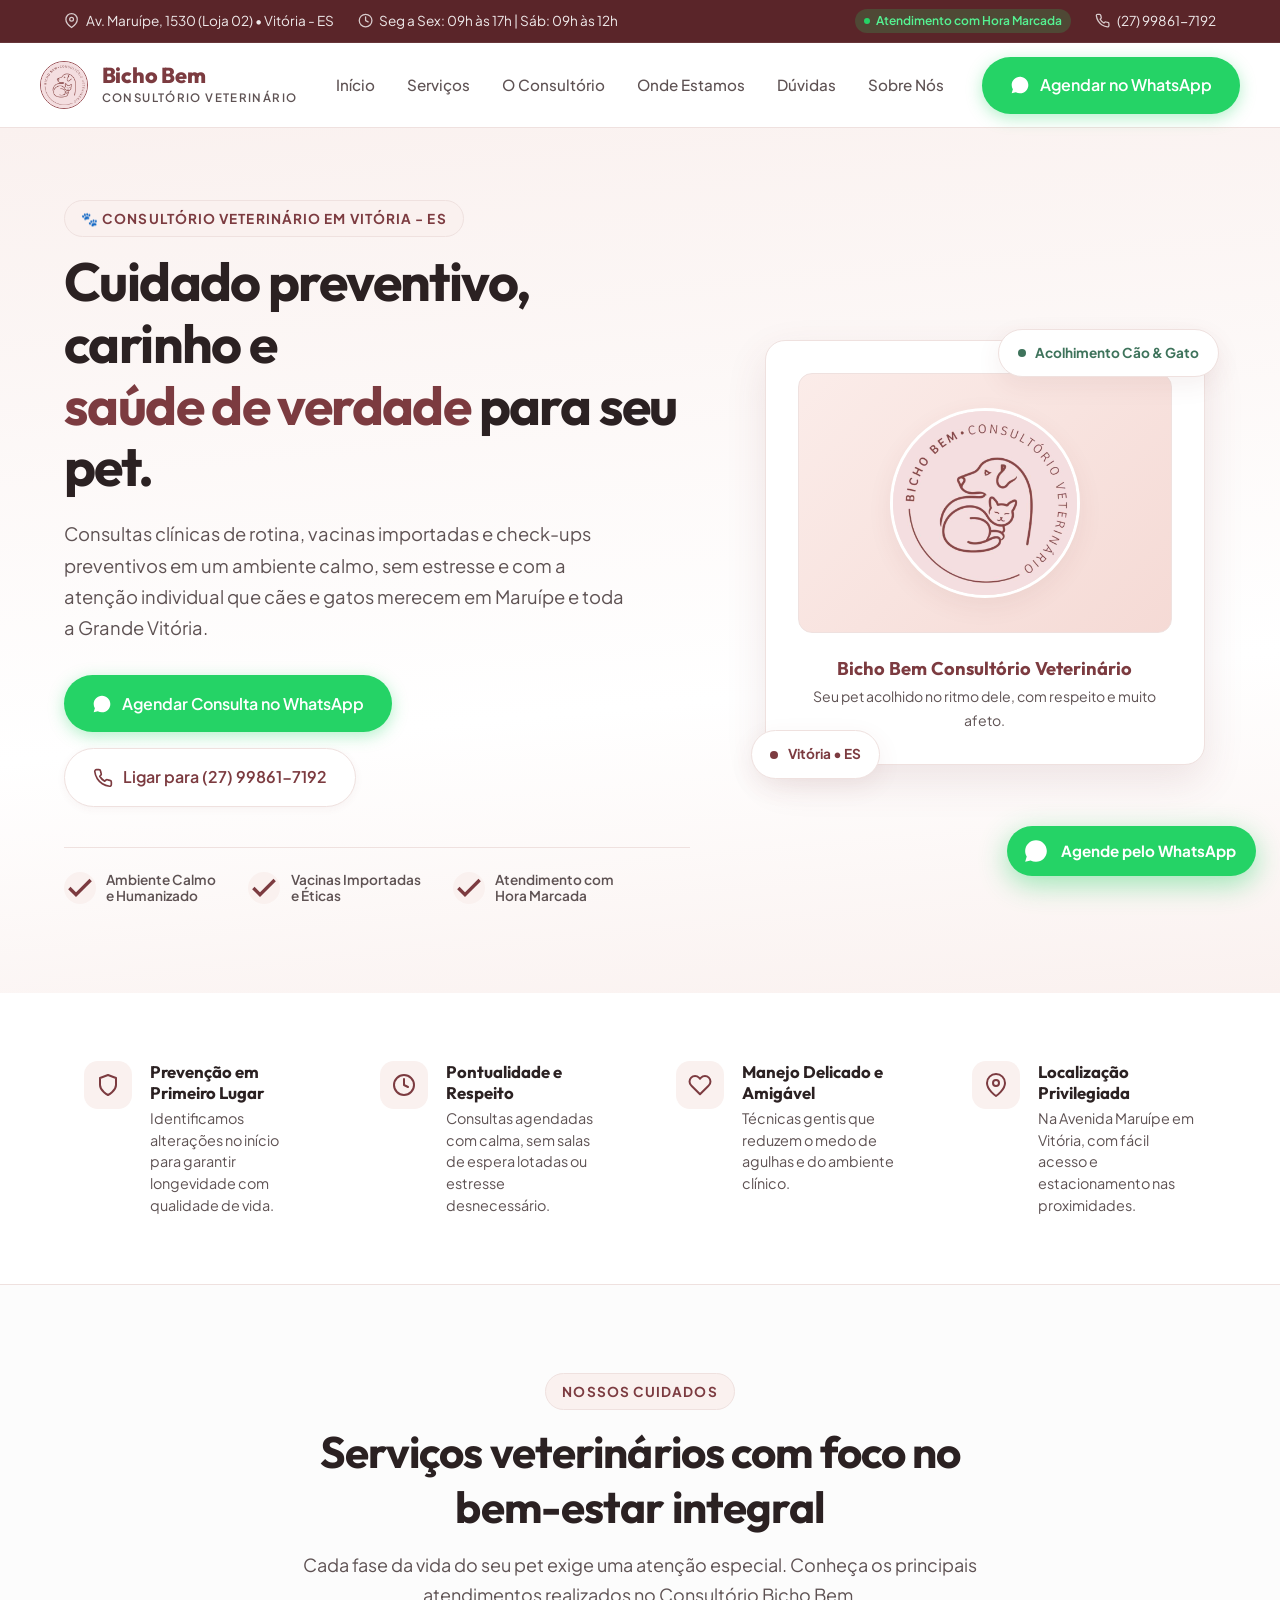
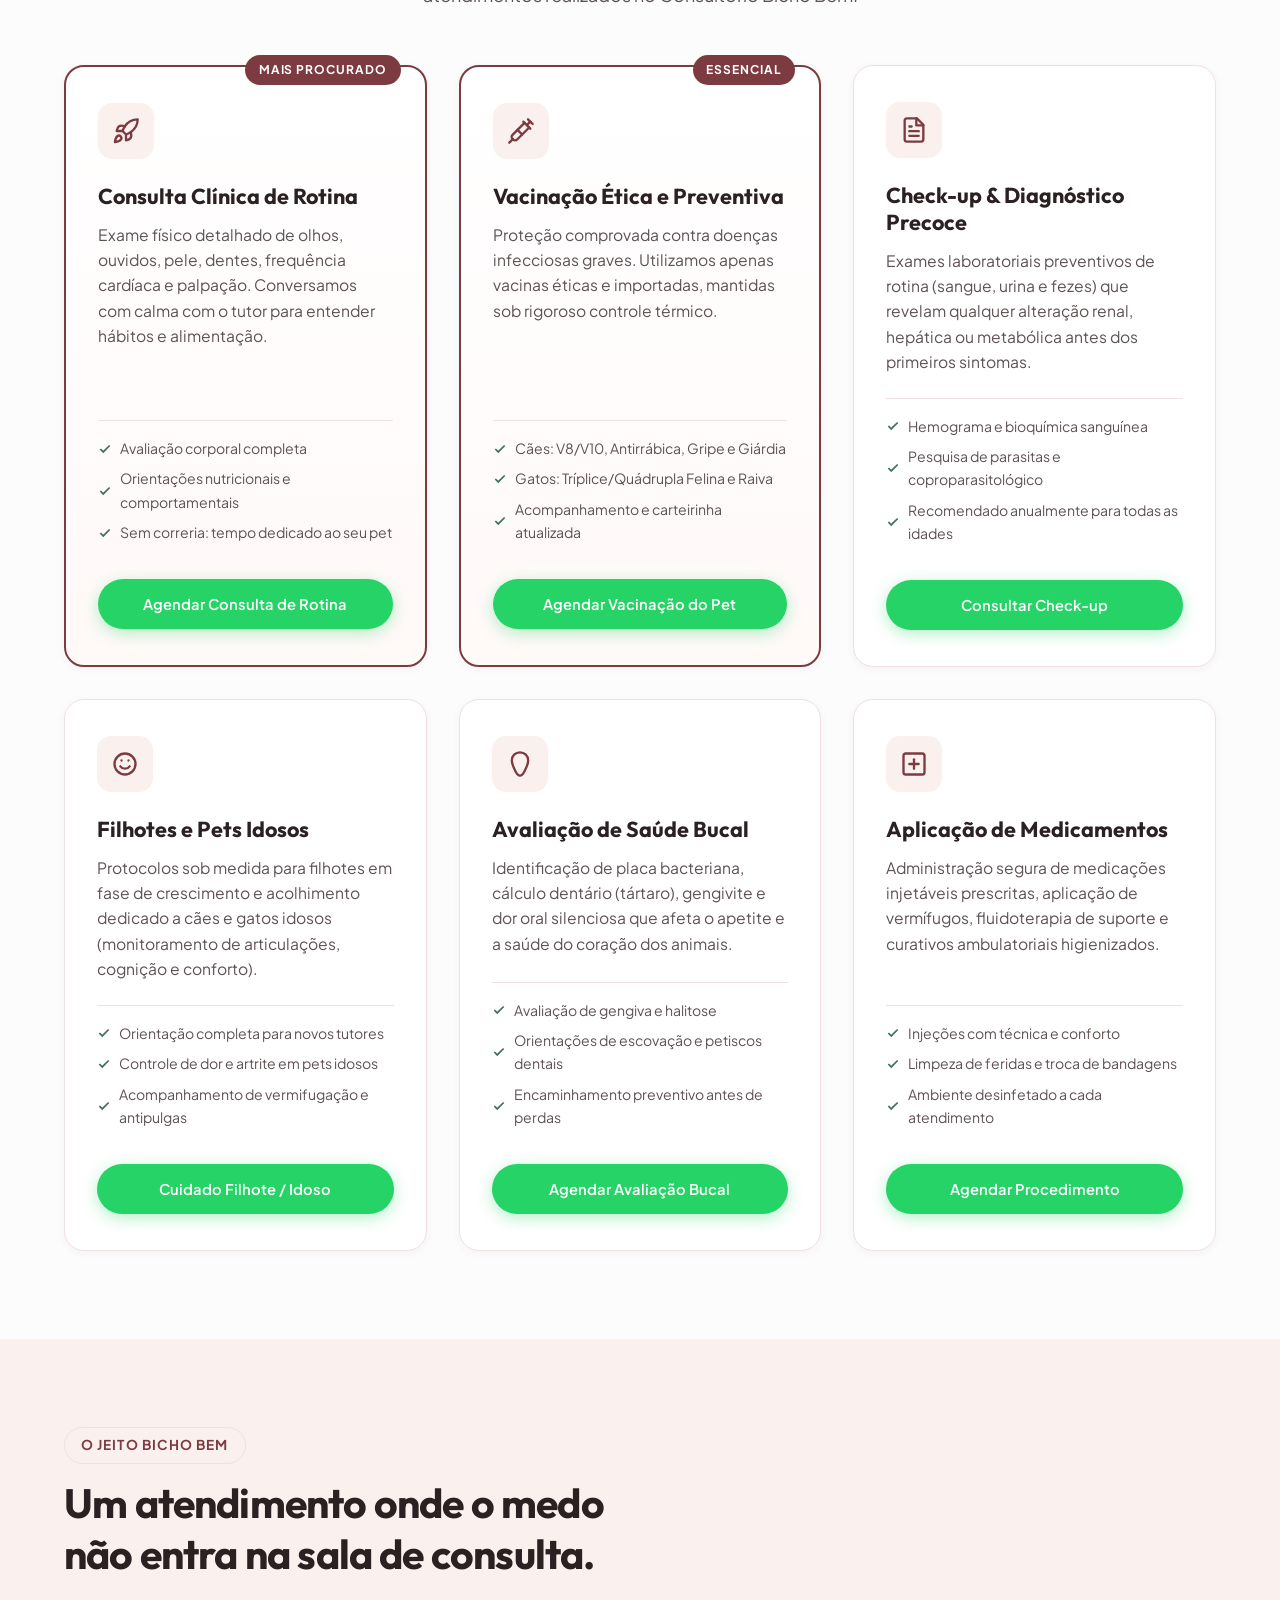
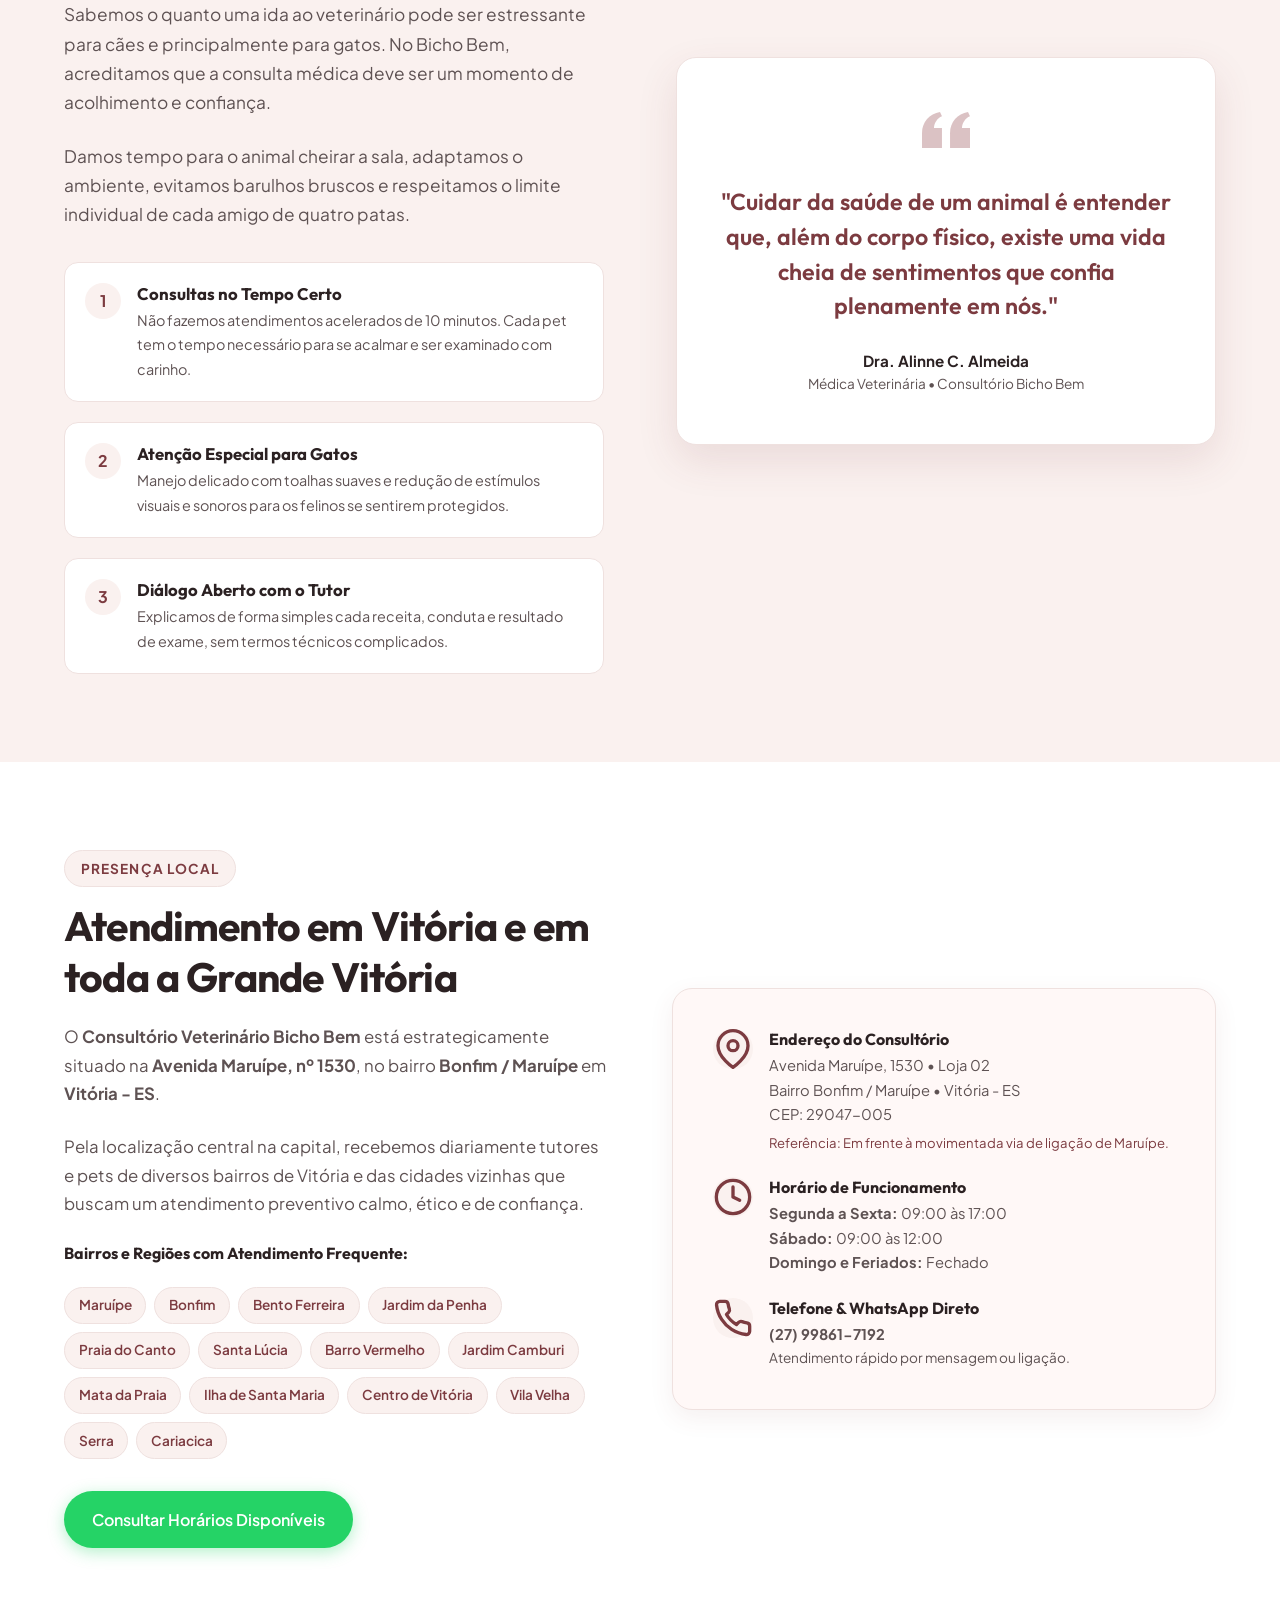
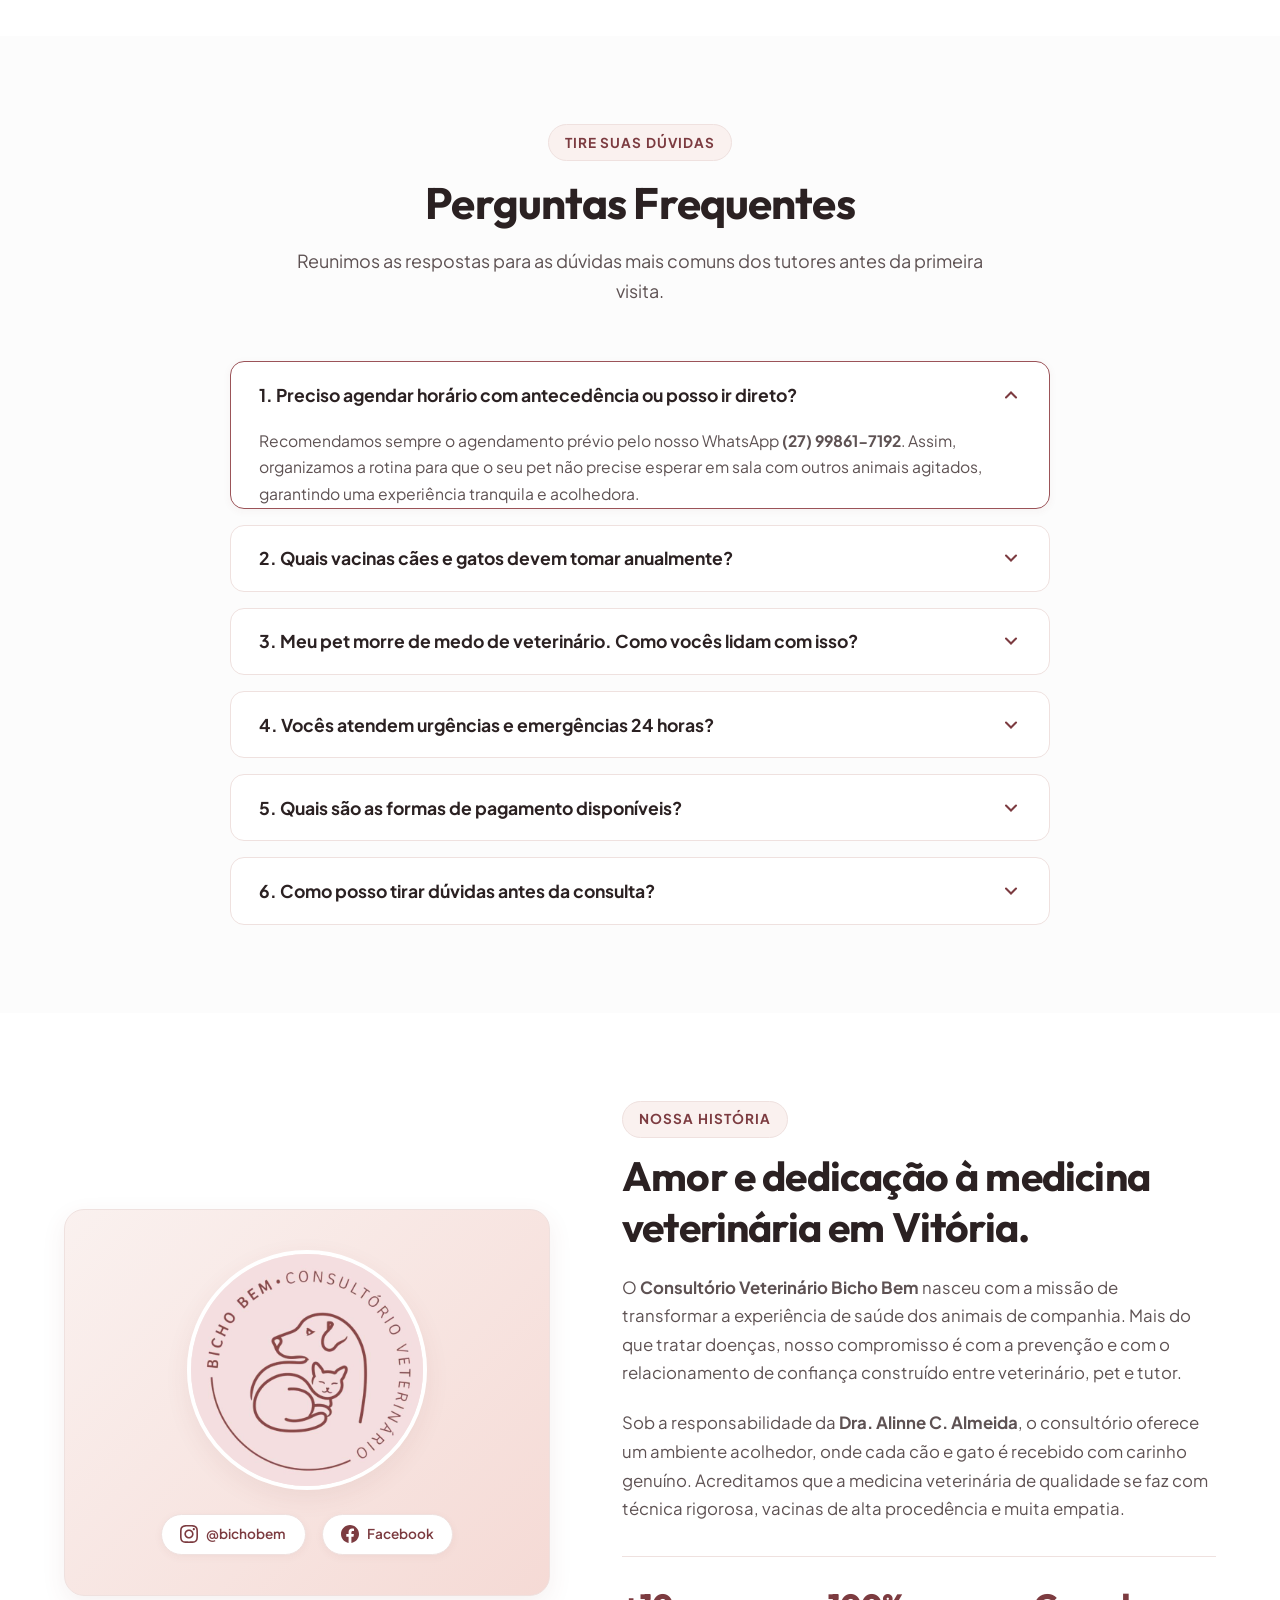
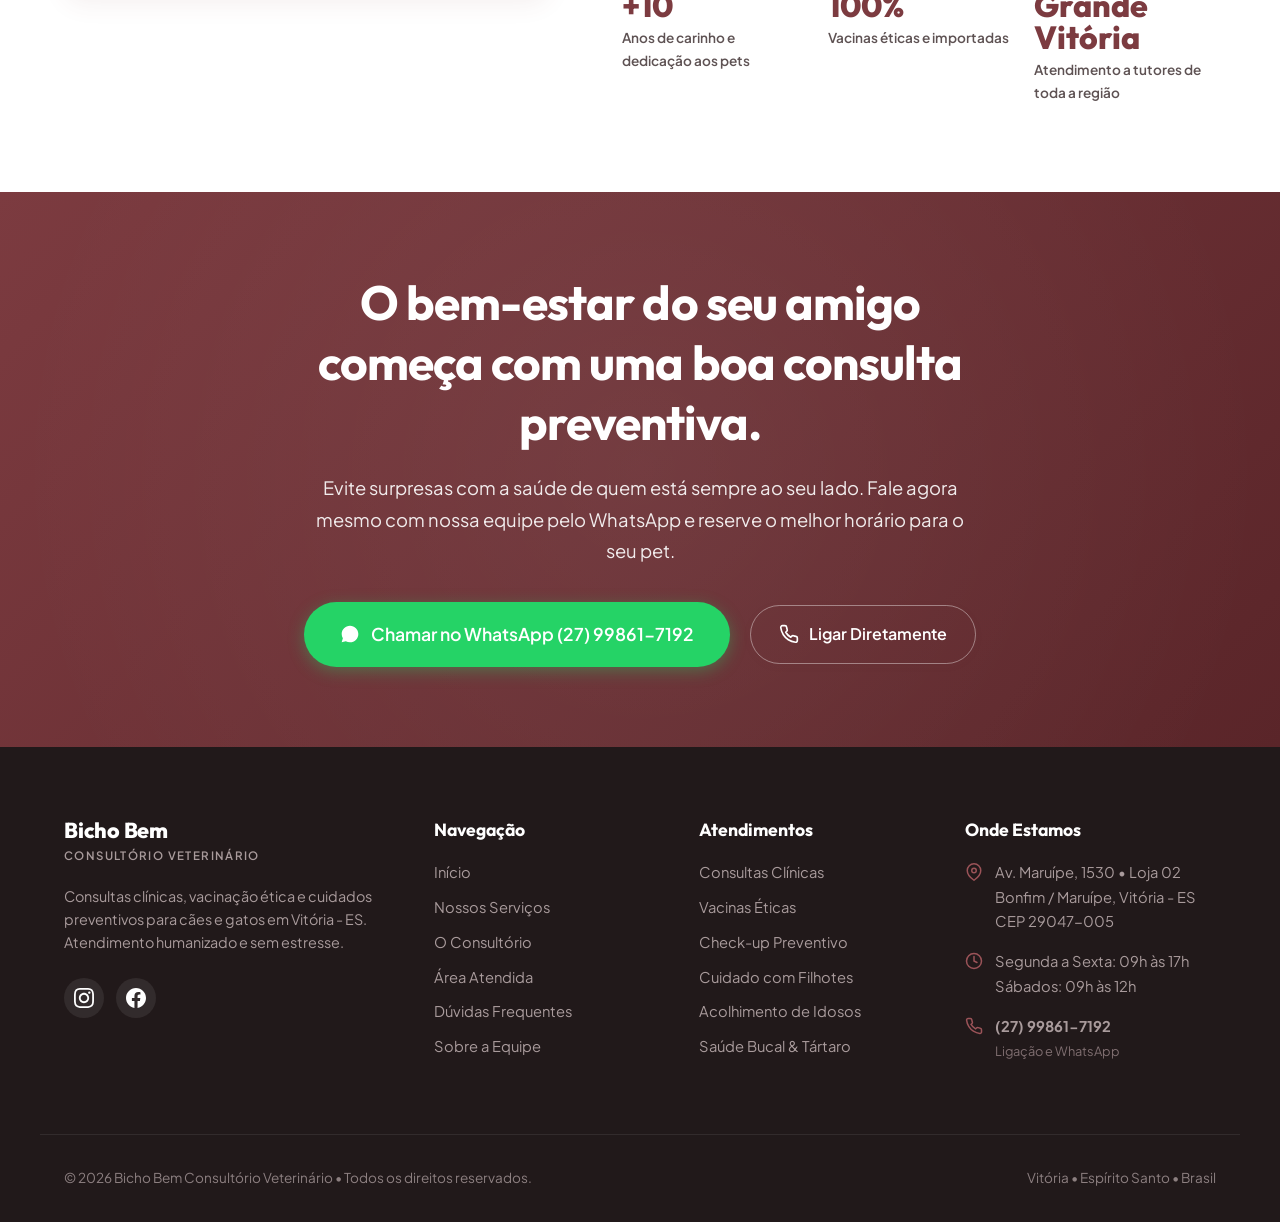
<file: index.html>
<!DOCTYPE html>
<html lang="pt-BR">
<head>
  <meta charset="UTF-8">
  <meta name="viewport" content="width=device-width, initial-scale=1.0">
  
  <!-- SEO & Metatags Principais -->
  <title>Bicho Bem • Consultório Veterinário em Vitória ES | Consultas e Vacinas</title>
  <meta name="description" content="Consultório Veterinário Bicho Bem em Vitória - ES. Consultas de rotina, vacinas importadas, check-up e atendimento calmo e sem estresse para cães e gatos em Maruípe e Grande Vitória. Agende pelo WhatsApp!">
  <meta name="keywords" content="veterinario vitoria es, consultorio veterinario maruipe, bicho bem veterinario, clinica veterinaria vitoria, vacina de cachorro vitoria, vacina de gato vitoria, consulta veterinaria bonfim vitoria">
  <meta name="author" content="Consultório Veterinário Bicho Bem">
  <meta name="robots" content="index, follow">
  <link rel="canonical" href="https://bichobem.com.br/">

  <!-- Open Graph / Redes Sociais -->
  <meta property="og:type" content="business.business">
  <meta property="og:title" content="Bicho Bem • Consultório Veterinário em Vitória - ES">
  <meta property="og:description" content="Cuidado preventivo, carinho e respeito ao tempo do seu pet. Consultas de rotina e vacinação em Vitória - ES. Agende no WhatsApp!">
  <meta property="og:url" content="https://bichobem.com.br/">
  <meta property="og:image" content="logo.jpg">
  <meta property="og:locale" content="pt_BR">
  <meta property="business:contact_data:street_address" content="Av. Maruípe, 1530, Loja 02">
  <meta property="business:contact_data:locality" content="Vitória">
  <meta property="business:contact_data:region" content="ES">
  <meta property="business:contact_data:postal_code" content="29047-005">
  <meta property="business:contact_data:country_name" content="Brasil">

  <!-- Twitter Card -->
  <meta name="twitter:card" content="summary_large_image">
  <meta name="twitter:title" content="Bicho Bem • Consultório Veterinário em Vitória ES">
  <meta name="twitter:description" content="Consultas veterinárias de rotina e vacinas com atendimento calmo e humanizado em Vitória - ES.">
  <meta name="twitter:image" content="logo.jpg">

  <!-- Favicon -->
  <link rel="icon" type="image/svg+xml" href="logo.svg">
  <link rel="alternate icon" type="image/jpeg" href="logo.jpg">

  <!-- Estilos -->
  <link rel="stylesheet" href="style.css">

  <!-- Dados Estruturados Schema.org (VeterinaryCare + LocalBusiness + FAQPage para SEO & AEO) -->
  <script type="application/ld+json">
  {
    "@context": "https://schema.org",
    "@graph": [
      {
        "@type": ["VeterinaryCare", "LocalBusiness"],
        "@id": "https://bichobem.com.br/#veterinary",
        "name": "Consultório Veterinário Bicho Bem",
        "alternateName": "Bicho Bem Veterinário",
        "image": "https://bichobem.com.br/logo.jpg",
        "logo": "https://bichobem.com.br/logo.svg",
        "url": "https://bichobem.com.br/",
        "telephone": "+5527998617192",
        "priceRange": "$$",
        "address": {
          "@type": "PostalAddress",
          "streetAddress": "Av. Maruípe, 1530, Loja 02",
          "addressLocality": "Vitória",
          "addressRegion": "ES",
          "postalCode": "29047-005",
          "addressCountry": "BR"
        },
        "geo": {
          "@type": "GeoCoordinates",
          "latitude": -20.2982,
          "longitude": -40.3155
        },
        "openingHoursSpecification": [
          {
            "@type": "OpeningHoursSpecification",
            "dayOfWeek": ["Monday", "Tuesday", "Wednesday", "Thursday", "Friday"],
            "opens": "09:00",
            "closes": "17:00"
          },
          {
            "@type": "OpeningHoursSpecification",
            "dayOfWeek": ["Saturday"],
            "opens": "09:00",
            "closes": "12:00"
          }
        ],
        "areaServed": [
          {
            "@type": "City",
            "name": "Vitória",
            "containedInPlace": { "@type": "State", "name": "Espírito Santo" }
          },
          {
            "@type": "City",
            "name": "Vila Velha"
          },
          {
            "@type": "City",
            "name": "Serra"
          },
          {
            "@type": "City",
            "name": "Cariacica"
          },
          {
            "@type": "AdministrativeArea",
            "name": "Maruípe, Bonfim, Bento Ferreira, Jardim da Penha, Praia do Canto, Santa Lúcia"
          }
        ],
        "sameAs": [
          "https://www.instagram.com/bichobem/",
          "https://www.facebook.com/bichobem/"
        ]
      },
      {
        "@type": "FAQPage",
        "@id": "https://bichobem.com.br/#faq",
        "mainEntity": [
          {
            "@type": "Question",
            "name": "Como funciona o agendamento no Consultório Bicho Bem?",
            "acceptedAnswer": {
              "@type": "Answer",
              "text": "O atendimento no Consultório Bicho Bem é realizado preferencialmente com horário agendado via WhatsApp ou telefone. Isso garante que cada paciente receba atenção dedicada e sem pressa, evitando aglomeração e reduzindo o estresse na sala de espera."
            }
          },
          {
            "@type": "Question",
            "name": "Quais vacinas meu cão ou gato precisa tomar?",
            "acceptedAnswer": {
              "@type": "Answer",
              "text": "Para cães, as vacinas essenciais anuais incluem a polivalente (V8 ou V10 importada) e a Antirrábica, com reforços opcionais para Gripe Canina e Giárdia conforme o estilo de vida. Para gatos, a vacina Tríplice ou Quádrupla felina e a Antirrábica são fundamentais. Todas as vacinas aplicadas são éticas e importadas."
            }
          },
          {
            "@type": "Question",
            "name": "Meu pet é muito assustado. Como é feito o manejo no consultório?",
            "acceptedAnswer": {
              "@type": "Answer",
              "text": "Trabalhamos com foco no bem-estar e na redução do estresse animal. Respeitamos o tempo do pet para se ambientar na sala, usamos tom de voz suave, movimentos delicados e reforço positivo, garantindo uma experiência confortável e segura tanto para cães quanto para felinos."
            }
          },
          {
            "@type": "Question",
            "name": "O consultório atende emergências 24 horas?",
            "acceptedAnswer": {
              "@type": "Answer",
              "text": "Nosso consultório tem como foco a medicina preventiva, consultas clínicas de rotina, imunização e acompanhamento ambulatorial durante o horário comercial (Seg a Sex das 09h às 17h, Sáb das 09h às 12h). Em caso de urgências graves fora desse horário, orientamos encaminhar imediatamente a um hospital veterinário 24h parceiro."
            }
          },
          {
            "@type": "Question",
            "name": "Onde fica o consultório e quais são os pontos de referência em Vitória?",
            "acceptedAnswer": {
              "@type": "Answer",
              "text": "Estamos localizados na Avenida Maruípe, nº 1530, Loja 02, entre os bairros Bonfim e Maruípe em Vitória - ES. É um ponto de fácil acesso para quem vem da Reta da Penha, Bento Ferreira, Jardim da Penha e outras regiões da Grande Vitória."
            }
          },
          {
            "@type": "Question",
            "name": "Quais são as formas de pagamento aceitas?",
            "acceptedAnswer": {
              "@type": "Answer",
              "text": "Aceitamos pagamentos via PIX, cartões de crédito e débito das principais bandeiras e dinheiro em espécie."
            }
          }
        ]
      }
    ]
  }
  </script>
</head>
<body>

  <!-- Barra Superior Informativa (Topbar) -->
  <aside class="topbar" aria-label="Informações de atendimento">
    <div class="container topbar-content">
      <div class="topbar-left">
        <span class="topbar-item">
          <svg viewBox="0 0 24 24" fill="none" stroke="currentColor" stroke-width="2" stroke-linecap="round" stroke-linejoin="round"><path d="M21 10c0 7-9 13-9 13s-9-6-9-13a9 9 0 0 1 18 0z"></path><circle cx="12" cy="10" r="3"></circle></svg>
          Av. Maruípe, 1530 (Loja 02) • Vitória - ES
        </span>
        <span class="topbar-item">
          <svg viewBox="0 0 24 24" fill="none" stroke="currentColor" stroke-width="2" stroke-linecap="round" stroke-linejoin="round"><circle cx="12" cy="12" r="10"></circle><polyline points="12 6 12 12 16 14"></polyline></svg>
          Seg a Sex: 09h às 17h | Sáb: 09h às 12h
        </span>
      </div>
      <div class="topbar-right">
        <span class="topbar-badge">Atendimento com Hora Marcada</span>
        <a href="tel:+5527998617192" class="topbar-item">
          <svg viewBox="0 0 24 24" fill="none" stroke="currentColor" stroke-width="2" stroke-linecap="round" stroke-linejoin="round"><path d="M22 16.92v3a2 2 0 0 1-2.18 2 19.79 19.79 0 0 1-8.63-3.07 19.5 19.5 0 0 1-6-6 19.79 19.79 0 0 1-3.07-8.67A2 2 0 0 1 4.11 2h3a2 2 0 0 1 2 1.72 12.84 12.84 0 0 0 .7 2.81 2 2 0 0 1-.45 2.11L8.09 9.91a16 16 0 0 0 6 6l1.27-1.27a2 2 0 0 1 2.11-.45 12.84 12.84 0 0 0 2.81.7A2 2 0 0 1 22 16.92z"></path></svg>
          (27) 99861-7192
        </a>
      </div>
    </div>
  </aside>

  <!-- Cabeçalho Principal (Header) -->
  <header class="header">
    <div class="container header-content">
      <!-- Logo -->
      <a href="#inicio" class="logo" title="Bicho Bem Consultório Veterinário">
        <div class="logo-badge">
          <img src="logo.jpg" alt="Logo Bicho Bem" onerror="this.onerror=null; this.src='logo.svg';">
        </div>
        <div class="logo-text">
          <span class="logo-name">Bicho Bem</span>
          <span class="logo-sub">Consultório Veterinário</span>
        </div>
      </a>

      <!-- Menu de Navegação -->
      <nav aria-label="Navegação Principal">
        <ul class="nav-menu">
          <li><a href="#inicio" class="nav-link active">Início</a></li>
          <li><a href="#servicos" class="nav-link">Serviços</a></li>
          <li><a href="#diferenciais" class="nav-link">O Consultório</a></li>
          <li><a href="#localizacao" class="nav-link">Onde Estamos</a></li>
          <li><a href="#faq" class="nav-link">Dúvidas</a></li>
          <li><a href="#sobre" class="nav-link">Sobre Nós</a></li>
        </ul>
      </nav>

      <!-- Ações no Header -->
      <div class="header-actions">
        <a href="https://wa.me/5527998617192?text=Ol%C3%A1!%20Gostaria%20de%20agendar%20uma%20consulta%20no%20Consult%C3%B3rio%20Bicho%20Bem." target="_blank" rel="noopener noreferrer" class="btn btn-whatsapp">
          <svg viewBox="0 0 24 24" fill="currentColor"><path d="M12.031 6.172c-3.181 0-5.767 2.586-5.768 5.766-.001 1.298.38 2.27 1.019 3.287l-.582 2.128 2.182-.573c.978.58 1.911.928 3.145.929 3.178 0 5.767-2.587 5.768-5.766.001-3.187-2.575-5.77-5.764-5.771zm3.392 8.244c-.144.405-.837.774-1.17.824-.312.045-.634.072-1.042-.061-.261-.085-.604-.204-1.04-.396-1.849-.816-3.056-2.697-3.149-2.822-.093-.125-.754-.997-.754-1.902 0-.905.474-1.35.642-1.534.168-.184.368-.23.491-.23.123 0 .245.002.352.007.113.005.263-.043.411.312.153.37.522 1.272.568 1.365.046.092.077.2.015.323s-.093.2-.184.307c-.093.108-.195.241-.278.324-.1.099-.204.207-.089.403.115.196.512.846 1.099 1.368.756.673 1.393.882 1.589.98.196.098.312.083.428-.051.116-.134.494-.576.626-.774.133-.198.266-.165.446-.099.18.066 1.144.54 1.341.639.197.099.328.148.375.231.047.082.047.478-.097.883zM12 2C6.477 2 2 6.477 2 12c0 1.89.525 3.66 1.438 5.176L2 22l4.98-1.305A9.957 9.957 0 0 0 12 22c5.523 0 10-4.477 10-10S17.523 2 12 2z"/></svg>
          Agendar no WhatsApp
        </a>
        <button class="mobile-toggle" aria-label="Abrir menu" aria-expanded="false">
          <svg width="24" height="24" viewBox="0 0 24 24" fill="none" stroke="currentColor" stroke-width="2" stroke-linecap="round"><line x1="3" y1="12" x2="21" y2="12"></line><line x1="3" y1="6" x2="21" y2="6"></line><line x1="3" y1="18" x2="21" y2="18"></line></svg>
        </button>
      </div>
    </div>
  </header>

  <!-- Seção Hero (Funil Principal de Conversão) -->
  <section id="inicio" class="hero">
    <div class="container hero-grid">
      <div class="hero-content">
        <span class="section-tag">
          🐾 Consultório Veterinário em Vitória - ES
        </span>
        <h1 class="hero-title">
          Cuidado preventivo, carinho e <span class="highlight">saúde de verdade</span> para seu pet.
        </h1>
        <p class="hero-desc">
          Consultas clínicas de rotina, vacinas importadas e check-ups preventivos em um ambiente calmo, sem estresse e com a atenção individual que cães e gatos merecem em Maruípe e toda a Grande Vitória.
        </p>

        <div class="hero-actions">
          <a href="https://wa.me/5527998617192?text=Ol%C3%A1!%20Gostaria%20de%20agendar%20uma%20consulta%20no%20Consult%C3%B3rio%20Bicho%20Bem." target="_blank" rel="noopener noreferrer" class="btn btn-whatsapp">
            <svg viewBox="0 0 24 24" fill="currentColor"><path d="M12.031 6.172c-3.181 0-5.767 2.586-5.768 5.766-.001 1.298.38 2.27 1.019 3.287l-.582 2.128 2.182-.573c.978.58 1.911.928 3.145.929 3.178 0 5.767-2.587 5.768-5.766.001-3.187-2.575-5.77-5.764-5.771zm3.392 8.244c-.144.405-.837.774-1.17.824-.312.045-.634.072-1.042-.061-.261-.085-.604-.204-1.04-.396-1.849-.816-3.056-2.697-3.149-2.822-.093-.125-.754-.997-.754-1.902 0-.905.474-1.35.642-1.534.168-.184.368-.23.491-.23.123 0 .245.002.352.007.113.005.263-.043.411.312.153.37.522 1.272.568 1.365.046.092.077.2.015.323s-.093.2-.184.307c-.093.108-.195.241-.278.324-.1.099-.204.207-.089.403.115.196.512.846 1.099 1.368.756.673 1.393.882 1.589.98.196.098.312.083.428-.051.116-.134.494-.576.626-.774.133-.198.266-.165.446-.099.18.066 1.144.54 1.341.639.197.099.328.148.375.231.047.082.047.478-.097.883zM12 2C6.477 2 2 6.477 2 12c0 1.89.525 3.66 1.438 5.176L2 22l4.98-1.305A9.957 9.957 0 0 0 12 22c5.523 0 10-4.477 10-10S17.523 2 12 2z"/></svg>
            Agendar Consulta no WhatsApp
          </a>
          <a href="tel:+5527998617192" class="btn btn-secondary">
            <svg viewBox="0 0 24 24" fill="none" stroke="currentColor" stroke-width="2" stroke-linecap="round" stroke-linejoin="round"><path d="M22 16.92v3a2 2 0 0 1-2.18 2 19.79 19.79 0 0 1-8.63-3.07 19.5 19.5 0 0 1-6-6 19.79 19.79 0 0 1-3.07-8.67A2 2 0 0 1 4.11 2h3a2 2 0 0 1 2 1.72 12.84 12.84 0 0 0 .7 2.81 2 2 0 0 1-.45 2.11L8.09 9.91a16 16 0 0 0 6 6l1.27-1.27a2 2 0 0 1 2.11-.45 12.84 12.84 0 0 0 2.81.7A2 2 0 0 1 22 16.92z"></path></svg>
            Ligar para (27) 99861-7192
          </a>
        </div>

        <div class="hero-trust">
          <div class="trust-item">
            <div class="trust-icon">
              <svg viewBox="0 0 24 24" fill="none" stroke="currentColor" stroke-width="2.5"><polyline points="20 6 9 17 4 12"></polyline></svg>
            </div>
            <div class="trust-text">
              Ambiente Calmo<br>e Humanizado
            </div>
          </div>
          <div class="trust-item">
            <div class="trust-icon">
              <svg viewBox="0 0 24 24" fill="none" stroke="currentColor" stroke-width="2.5"><polyline points="20 6 9 17 4 12"></polyline></svg>
            </div>
            <div class="trust-text">
              Vacinas Importadas<br>e Éticas
            </div>
          </div>
          <div class="trust-item">
            <div class="trust-icon">
              <svg viewBox="0 0 24 24" fill="none" stroke="currentColor" stroke-width="2.5"><polyline points="20 6 9 17 4 12"></polyline></svg>
            </div>
            <div class="trust-text">
              Atendimento com<br>Hora Marcada
            </div>
          </div>
        </div>
      </div>

      <!-- Card Ilustrado / Visual do Hero -->
      <div class="hero-visual">
        <div class="hero-card">
          <div class="floating-pill top-right">
            <span class="pill-dot"></span>
            Acolhimento Cão & Gato
          </div>
          
          <div class="hero-illustration">
            <img src="logo.jpg" alt="Logo Oficial Bicho Bem Consultório Veterinário" class="hero-logo-img" onerror="this.onerror=null; this.src='logo.svg';">
          </div>

          <div class="floating-pill bottom-left">
            <span class="pill-dot"></span>
            Vitória • ES
          </div>

          <div class="hero-card-footer">
            <h3>Bicho Bem Consultório Veterinário</h3>
            <p>Seu pet acolhido no ritmo dele, com respeito e muito afeto.</p>
          </div>
        </div>
      </div>
    </div>
  </section>

  <!-- Faixa de Destaques Rápidos -->
  <section class="features-strip">
    <div class="container features-grid">
      <div class="feature-box">
        <div class="feature-icon-wrapper">
          <svg width="24" height="24" viewBox="0 0 24 24" fill="none" stroke="currentColor" stroke-width="2" stroke-linecap="round" stroke-linejoin="round"><path d="M12 22s8-4 8-10V5l-8-3-8 3v7c0 6 8 10 8 10z"></path></svg>
        </div>
        <div class="feature-info">
          <h4>Prevenção em Primeiro Lugar</h4>
          <p>Identificamos alterações no início para garantir longevidade com qualidade de vida.</p>
        </div>
      </div>

      <div class="feature-box">
        <div class="feature-icon-wrapper">
          <svg width="24" height="24" viewBox="0 0 24 24" fill="none" stroke="currentColor" stroke-width="2" stroke-linecap="round" stroke-linejoin="round"><circle cx="12" cy="12" r="10"></circle><polyline points="12 6 12 12 16 14"></polyline></svg>
        </div>
        <div class="feature-info">
          <h4>Pontualidade e Respeito</h4>
          <p>Consultas agendadas com calma, sem salas de espera lotadas ou estresse desnecessário.</p>
        </div>
      </div>

      <div class="feature-box">
        <div class="feature-icon-wrapper">
          <svg width="24" height="24" viewBox="0 0 24 24" fill="none" stroke="currentColor" stroke-width="2" stroke-linecap="round" stroke-linejoin="round"><path d="M20.84 4.61a5.5 5.5 0 0 0-7.78 0L12 5.67l-1.06-1.06a5.5 5.5 0 0 0-7.78 7.78l1.06 1.06L12 21.23l7.78-7.78 1.06-1.06a5.5 5.5 0 0 0 0-7.78z"></path></svg>
        </div>
        <div class="feature-info">
          <h4>Manejo Delicado e Amigável</h4>
          <p>Técnicas gentis que reduzem o medo de agulhas e do ambiente clínico.</p>
        </div>
      </div>

      <div class="feature-box">
        <div class="feature-icon-wrapper">
          <svg width="24" height="24" viewBox="0 0 24 24" fill="none" stroke="currentColor" stroke-width="2" stroke-linecap="round" stroke-linejoin="round"><path d="M21 10c0 7-9 13-9 13s-9-6-9-13a9 9 0 0 1 18 0z"></path><circle cx="12" cy="10" r="3"></circle></svg>
        </div>
        <div class="feature-info">
          <h4>Localização Privilegiada</h4>
          <p>Na Avenida Maruípe em Vitória, com fácil acesso e estacionamento nas proximidades.</p>
        </div>
      </div>
    </div>
  </section>

  <!-- Seção de Serviços Principais (Funil de Alto Volume) -->
  <section id="servicos" class="services-section">
    <div class="container">
      <div class="section-header">
        <span class="section-tag">Nossos Cuidados</span>
        <h2>Serviços veterinários com foco no bem-estar integral</h2>
        <p>Cada fase da vida do seu pet exige uma atenção especial. Conheça os principais atendimentos realizados no Consultório Bicho Bem.</p>
      </div>

      <div class="services-grid">
        <!-- Serviço 1: Consultas de Rotina -->
        <article class="service-card featured">
          <span class="featured-badge">Mais Procurado</span>
          <div class="service-icon">
            <svg width="28" height="28" viewBox="0 0 24 24" fill="none" stroke="currentColor" stroke-width="2" stroke-linecap="round" stroke-linejoin="round"><path d="M4.5 16.5c-1.5 1.26-2 5-2 5s3.74-.5 5-2c.71-.84.7-2.13-.09-2.91a2.18 2.18 0 0 0-2.91-.09z"></path><path d="m12 15-3-3a22 22 0 0 1 2-3.95A12.88 12.88 0 0 1 22 2c0 2.72-.78 7.5-6 11a22.35 22.35 0 0 1-4 2z"></path><path d="M9 12H4s.55-3.03 2-4c1.62-1.08 5 0 5 0"></path><path d="M12 15v5s3.03-.55 4-2c1.08-1.62 0-5 0-5"></path></svg>
          </div>
          <h3>Consulta Clínica de Rotina</h3>
          <p>Exame físico detalhado de olhos, ouvidos, pele, dentes, frequência cardíaca e palpação. Conversamos com calma com o tutor para entender hábitos e alimentação.</p>
          <ul class="service-features">
            <li>
              <svg viewBox="0 0 24 24" fill="none" stroke="currentColor" stroke-width="3"><polyline points="20 6 9 17 4 12"></polyline></svg>
              Avaliação corporal completa
            </li>
            <li>
              <svg viewBox="0 0 24 24" fill="none" stroke="currentColor" stroke-width="3"><polyline points="20 6 9 17 4 12"></polyline></svg>
              Orientações nutricionais e comportamentais
            </li>
            <li>
              <svg viewBox="0 0 24 24" fill="none" stroke="currentColor" stroke-width="3"><polyline points="20 6 9 17 4 12"></polyline></svg>
              Sem correria: tempo dedicado ao seu pet
            </li>
          </ul>
          <a href="https://wa.me/5527998617192?text=Ol%C3%A1!%20Gostaria%20de%20agendar%20uma%20consulta%20cl%C3%ADnica%20de%20rotina%20para%20meu%20pet." target="_blank" rel="noopener noreferrer" class="btn btn-whatsapp">
            Agendar Consulta de Rotina
          </a>
        </article>

        <!-- Serviço 2: Vacinação Preventiva -->
        <article class="service-card featured">
          <span class="featured-badge">Essencial</span>
          <div class="service-icon">
            <svg width="28" height="28" viewBox="0 0 24 24" fill="none" stroke="currentColor" stroke-width="2" stroke-linecap="round" stroke-linejoin="round"><path d="m18 2 4 4"></path><path d="m17 7 3-3"></path><path d="M19 9 8.7 19.3c-1 1-2.5 1-3.4 0l-.6-.6c-1-1-1-2.5 0-3.4L15 5"></path><path d="m9 11 4 4"></path><path d="m5 19-3 3"></path><path d="m14 4 6 6"></path></svg>
          </div>
          <h3>Vacinação Ética e Preventiva</h3>
          <p>Proteção comprovada contra doenças infecciosas graves. Utilizamos apenas vacinas éticas e importadas, mantidas sob rigoroso controle térmico.</p>
          <ul class="service-features">
            <li>
              <svg viewBox="0 0 24 24" fill="none" stroke="currentColor" stroke-width="3"><polyline points="20 6 9 17 4 12"></polyline></svg>
              Cães: V8/V10, Antirrábica, Gripe e Giárdia
            </li>
            <li>
              <svg viewBox="0 0 24 24" fill="none" stroke="currentColor" stroke-width="3"><polyline points="20 6 9 17 4 12"></polyline></svg>
              Gatos: Tríplice/Quádrupla Felina e Raiva
            </li>
            <li>
              <svg viewBox="0 0 24 24" fill="none" stroke="currentColor" stroke-width="3"><polyline points="20 6 9 17 4 12"></polyline></svg>
              Acompanhamento e carteirinha atualizada
            </li>
          </ul>
          <a href="https://wa.me/5527998617192?text=Ol%C3%A1!%20Gostaria%20de%20agendar%20a%20vacina%C3%A7%C3%A3o%20do%20meu%20pet%20no%20Bicho%20Bem." target="_blank" rel="noopener noreferrer" class="btn btn-whatsapp">
            Agendar Vacinação do Pet
          </a>
        </article>

        <!-- Serviço 3: Check-up & Exames -->
        <article class="service-card">
          <div class="service-icon">
            <svg width="28" height="28" viewBox="0 0 24 24" fill="none" stroke="currentColor" stroke-width="2" stroke-linecap="round" stroke-linejoin="round"><path d="M14.5 2H6a2 2 0 0 0-2 2v16a2 2 0 0 0 2 2h12a2 2 0 0 0 2-2V7.5L14.5 2z"></path><polyline points="14 2 14 8 20 8"></polyline><line x1="16" y1="13" x2="8" y2="13"></line><line x1="16" y1="17" x2="8" y2="17"></line><line x1="10" y1="9" x2="8" y2="9"></line></svg>
          </div>
          <h3>Check-up & Diagnóstico Precoce</h3>
          <p>Exames laboratoriais preventivos de rotina (sangue, urina e fezes) que revelam qualquer alteração renal, hepática ou metabólica antes dos primeiros sintomas.</p>
          <ul class="service-features">
            <li>
              <svg viewBox="0 0 24 24" fill="none" stroke="currentColor" stroke-width="3"><polyline points="20 6 9 17 4 12"></polyline></svg>
              Hemograma e bioquímica sanguínea
            </li>
            <li>
              <svg viewBox="0 0 24 24" fill="none" stroke="currentColor" stroke-width="3"><polyline points="20 6 9 17 4 12"></polyline></svg>
              Pesquisa de parasitas e coproparasitológico
            </li>
            <li>
              <svg viewBox="0 0 24 24" fill="none" stroke="currentColor" stroke-width="3"><polyline points="20 6 9 17 4 12"></polyline></svg>
              Recomendado anualmente para todas as idades
            </li>
          </ul>
          <a href="https://wa.me/5527998617192?text=Ol%C3%A1!%20Gostaria%20de%20informa%C3%A7%C3%B5es%20sobre%20o%20check-up%20preventivo%20para%20meu%20pet." target="_blank" rel="noopener noreferrer" class="btn btn-whatsapp">
            Consultar Check-up
          </a>
        </article>

        <!-- Serviço 4: Pediátrico e Geriátrico -->
        <article class="service-card">
          <div class="service-icon">
            <svg width="28" height="28" viewBox="0 0 24 24" fill="none" stroke="currentColor" stroke-width="2" stroke-linecap="round" stroke-linejoin="round"><path d="M12 21a9 9 0 1 0 0-18 9 9 0 0 0 0 18z"></path><path d="M8 14s1.5 2 4 2 4-2 4-2"></path><line x1="9" y1="9" x2="9.01" y2="9"></line><line x1="15" y1="9" x2="15.01" y2="9"></line></svg>
          </div>
          <h3>Filhotes e Pets Idosos</h3>
          <p>Protocolos sob medida para filhotes em fase de crescimento e acolhimento dedicado a cães e gatos idosos (monitoramento de articulações, cognição e conforto).</p>
          <ul class="service-features">
            <li>
              <svg viewBox="0 0 24 24" fill="none" stroke="currentColor" stroke-width="3"><polyline points="20 6 9 17 4 12"></polyline></svg>
              Orientação completa para novos tutores
            </li>
            <li>
              <svg viewBox="0 0 24 24" fill="none" stroke="currentColor" stroke-width="3"><polyline points="20 6 9 17 4 12"></polyline></svg>
              Controle de dor e artrite em pets idosos
            </li>
            <li>
              <svg viewBox="0 0 24 24" fill="none" stroke="currentColor" stroke-width="3"><polyline points="20 6 9 17 4 12"></polyline></svg>
              Acompanhamento de vermifugação e antipulgas
            </li>
          </ul>
          <a href="https://wa.me/5527998617192?text=Ol%C3%A1!%20Gostaria%20de%20agendar%20uma%20consulta%20para%20meu%20filhote%20ou%20pet%20idoso." target="_blank" rel="noopener noreferrer" class="btn btn-whatsapp">
            Cuidado Filhote / Idoso
          </a>
        </article>

        <!-- Serviço 5: Saúde Oral -->
        <article class="service-card">
          <div class="service-icon">
            <svg width="28" height="28" viewBox="0 0 24 24" fill="none" stroke="currentColor" stroke-width="2" stroke-linecap="round" stroke-linejoin="round"><path d="M12 2C8 2 5 5 5 9c0 3 1.5 6 3 9 1 2 2 4 4 4s3-2 4-4c1.5-3 3-6 3-9 0-4-3-7-7-7z"></path></svg>
          </div>
          <h3>Avaliação de Saúde Bucal</h3>
          <p>Identificação de placa bacteriana, cálculo dentário (tártaro), gengivite e dor oral silenciosa que afeta o apetite e a saúde do coração dos animais.</p>
          <ul class="service-features">
            <li>
              <svg viewBox="0 0 24 24" fill="none" stroke="currentColor" stroke-width="3"><polyline points="20 6 9 17 4 12"></polyline></svg>
              Avaliação de gengiva e halitose
            </li>
            <li>
              <svg viewBox="0 0 24 24" fill="none" stroke="currentColor" stroke-width="3"><polyline points="20 6 9 17 4 12"></polyline></svg>
              Orientações de escovação e petiscos dentais
            </li>
            <li>
              <svg viewBox="0 0 24 24" fill="none" stroke="currentColor" stroke-width="3"><polyline points="20 6 9 17 4 12"></polyline></svg>
              Encaminhamento preventivo antes de perdas
            </li>
          </ul>
          <a href="https://wa.me/5527998617192?text=Ol%C3%A1!%20Gostaria%20de%20agendar%20uma%20avalia%C3%A7%C3%A3o%20da%20sa%C3%BAde%20bucal%20do%20meu%20pet." target="_blank" rel="noopener noreferrer" class="btn btn-whatsapp">
            Agendar Avaliação Bucal
          </a>
        </article>

        <!-- Serviço 6: Medicamentos e Curativos -->
        <article class="service-card">
          <div class="service-icon">
            <svg width="28" height="28" viewBox="0 0 24 24" fill="none" stroke="currentColor" stroke-width="2" stroke-linecap="round" stroke-linejoin="round"><rect x="3" y="3" width="18" height="18" rx="2" ry="2"></rect><line x1="12" y1="8" x2="12" y2="16"></line><line x1="8" y1="12" x2="16" y2="12"></line></svg>
          </div>
          <h3>Aplicação de Medicamentos</h3>
          <p>Administração segura de medicações injetáveis prescritas, aplicação de vermífugos, fluidoterapia de suporte e curativos ambulatoriais higienizados.</p>
          <ul class="service-features">
            <li>
              <svg viewBox="0 0 24 24" fill="none" stroke="currentColor" stroke-width="3"><polyline points="20 6 9 17 4 12"></polyline></svg>
              Injeções com técnica e conforto
            </li>
            <li>
              <svg viewBox="0 0 24 24" fill="none" stroke="currentColor" stroke-width="3"><polyline points="20 6 9 17 4 12"></polyline></svg>
              Limpeza de feridas e troca de bandagens
            </li>
            <li>
              <svg viewBox="0 0 24 24" fill="none" stroke="currentColor" stroke-width="3"><polyline points="20 6 9 17 4 12"></polyline></svg>
              Ambiente desinfetado a cada atendimento
            </li>
          </ul>
          <a href="https://wa.me/5527998617192?text=Ol%C3%A1!%20Preciso%20de%20aux%C3%ADlio%20com%20aplica%C3%A7%C3%A3o%20de%20medicamentos%20ou%20curativo%20no%20meu%20pet." target="_blank" rel="noopener noreferrer" class="btn btn-whatsapp">
            Agendar Procedimento
          </a>
        </article>
      </div>
    </div>
  </section>

  <!-- Seção Diferenciais & Atendimento Sem Estresse -->
  <section id="diferenciais" class="philosophy-section">
    <div class="container philosophy-grid">
      <div class="philosophy-text">
        <span class="section-tag">O Jeito Bicho Bem</span>
        <h2>Um atendimento onde o medo não entra na sala de consulta.</h2>
        <p>
          Sabemos o quanto uma ida ao veterinário pode ser estressante para cães e principalmente para gatos. No Bicho Bem, acreditamos que a consulta médica deve ser um momento de acolhimento e confiança.
        </p>
        <p>
          Damos tempo para o animal cheirar a sala, adaptamos o ambiente, evitamos barulhos bruscos e respeitamos o limite individual de cada amigo de quatro patas.
        </p>

        <div class="philosophy-items">
          <div class="p-item">
            <div class="p-item-icon">1</div>
            <div class="p-item-content">
              <h4>Consultas no Tempo Certo</h4>
              <p>Não fazemos atendimentos acelerados de 10 minutos. Cada pet tem o tempo necessário para se acalmar e ser examinado com carinho.</p>
            </div>
          </div>
          <div class="p-item">
            <div class="p-item-icon">2</div>
            <div class="p-item-content">
              <h4>Atenção Especial para Gatos</h4>
              <p>Manejo delicado com toalhas suaves e redução de estímulos visuais e sonoros para os felinos se sentirem protegidos.</p>
            </div>
          </div>
          <div class="p-item">
            <div class="p-item-icon">3</div>
            <div class="p-item-content">
              <h4>Diálogo Aberto com o Tutor</h4>
              <p>Explicamos de forma simples cada receita, conduta e resultado de exame, sem termos técnicos complicados.</p>
            </div>
          </div>
        </div>
      </div>

      <div class="philosophy-card-wrapper">
        <div class="philosophy-quote-card">
          <svg class="quote-icon" viewBox="0 0 24 24" fill="currentColor"><path d="M14.017 21v-7.391c0-5.704 3.731-9.57 8.983-10.609l.995 2.151c-2.432.917-3.995 3.638-3.995 5.849h4v10h-9.983zm-14.017 0v-7.391c0-5.704 3.748-9.57 9-10.609l.996 2.151c-2.433.917-3.996 3.638-3.996 5.849h3.983v10h-9.983z"/></svg>
          <blockquote class="quote-text">
            "Cuidar da saúde de um animal é entender que, além do corpo físico, existe uma vida cheia de sentimentos que confia plenamente em nós."
          </blockquote>
          <div class="quote-author">Dra. Alinne C. Almeida</div>
          <div class="quote-role">Médica Veterinária • Consultório Bicho Bem</div>
        </div>
      </div>
    </div>
  </section>

  <!-- Seção Área de Atendimento & Bairros em Vitória - ES (SEO Local Real) -->
  <section id="localizacao" class="location-section">
    <div class="container location-grid">
      <div class="location-info">
        <span class="section-tag">Presença Local</span>
        <h2>Atendimento em Vitória e em toda a Grande Vitória</h2>
        <p>
          O <strong>Consultório Veterinário Bicho Bem</strong> está estrategicamente situado na <strong>Avenida Maruípe, nº 1530</strong>, no bairro <strong>Bonfim / Maruípe</strong> em <strong>Vitória - ES</strong>.
        </p>
        <p>
          Pela localização central na capital, recebemos diariamente tutores e pets de diversos bairros de Vitória e das cidades vizinhas que buscam um atendimento preventivo calmo, ético e de confiança.
        </p>

        <h4 style="font-size: 1rem; margin-bottom: 0.5rem; color: var(--text-main);">Bairros e Regiões com Atendimento Frequente:</h4>
        <div class="neighborhood-tags">
          <span class="nh-tag">Maruípe</span>
          <span class="nh-tag">Bonfim</span>
          <span class="nh-tag">Bento Ferreira</span>
          <span class="nh-tag">Jardim da Penha</span>
          <span class="nh-tag">Praia do Canto</span>
          <span class="nh-tag">Santa Lúcia</span>
          <span class="nh-tag">Barro Vermelho</span>
          <span class="nh-tag">Jardim Camburi</span>
          <span class="nh-tag">Mata da Praia</span>
          <span class="nh-tag">Ilha de Santa Maria</span>
          <span class="nh-tag">Centro de Vitória</span>
          <span class="nh-tag">Vila Velha</span>
          <span class="nh-tag">Serra</span>
          <span class="nh-tag">Cariacica</span>
        </div>

        <a href="https://wa.me/5527998617192?text=Ol%C3%A1!%20Moro%20na%20Grande%20Vit%C3%B3ria%20e%20gostaria%20de%20agendar%20um%20hor%C3%A1rio%20no%20Bicho%20Bem." target="_blank" rel="noopener noreferrer" class="btn btn-whatsapp">
          Consultar Horários Disponíveis
        </a>
      </div>

      <!-- Card com Informações Práticas de Localização -->
      <div class="location-card-box">
        <div class="loc-row">
          <div class="loc-icon">
            <svg viewBox="0 0 24 24" fill="none" stroke="currentColor" stroke-width="2" stroke-linecap="round" stroke-linejoin="round"><path d="M21 10c0 7-9 13-9 13s-9-6-9-13a9 9 0 0 1 18 0z"></path><circle cx="12" cy="10" r="3"></circle></svg>
          </div>
          <div class="loc-detail">
            <h4>Endereço do Consultório</h4>
            <p>Avenida Maruípe, 1530 • Loja 02<br>Bairro Bonfim / Maruípe • Vitória - ES<br>CEP: 29047-005</p>
            <p style="margin-top: 0.35rem; font-size: 0.82rem; color: var(--primary);">Referência: Em frente à movimentada via de ligação de Maruípe.</p>
          </div>
        </div>

        <div class="loc-row">
          <div class="loc-icon">
            <svg viewBox="0 0 24 24" fill="none" stroke="currentColor" stroke-width="2" stroke-linecap="round" stroke-linejoin="round"><circle cx="12" cy="12" r="10"></circle><polyline points="12 6 12 12 16 14"></polyline></svg>
          </div>
          <div class="loc-detail">
            <h4>Horário de Funcionamento</h4>
            <p><strong>Segunda a Sexta:</strong> 09:00 às 17:00<br><strong>Sábado:</strong> 09:00 às 12:00<br><strong>Domingo e Feriados:</strong> Fechado</p>
          </div>
        </div>

        <div class="loc-row">
          <div class="loc-icon">
            <svg viewBox="0 0 24 24" fill="none" stroke="currentColor" stroke-width="2" stroke-linecap="round" stroke-linejoin="round"><path d="M22 16.92v3a2 2 0 0 1-2.18 2 19.79 19.79 0 0 1-8.63-3.07 19.5 19.5 0 0 1-6-6 19.79 19.79 0 0 1-3.07-8.67A2 2 0 0 1 4.11 2h3a2 2 0 0 1 2 1.72 12.84 12.84 0 0 0 .7 2.81 2 2 0 0 1-.45 2.11L8.09 9.91a16 16 0 0 0 6 6l1.27-1.27a2 2 0 0 1 2.11-.45 12.84 12.84 0 0 0 2.81.7A2 2 0 0 1 22 16.92z"></path></svg>
          </div>
          <div class="loc-detail">
            <h4>Telefone & WhatsApp Direto</h4>
            <p><a href="tel:+5527998617192"><strong>(27) 99861-7192</strong></a></p>
            <p style="font-size: 0.85rem;">Atendimento rápido por mensagem ou ligação.</p>
          </div>
        </div>
      </div>
    </div>
  </section>

  <!-- Seção de Dúvidas Frequentes (FAQ com Acordeão Interativo) -->
  <section id="faq" class="faq-section">
    <div class="container">
      <div class="section-header">
        <span class="section-tag">Tire Suas Dúvidas</span>
        <h2>Perguntas Frequentes</h2>
        <p>Reunimos as respostas para as dúvidas mais comuns dos tutores antes da primeira visita.</p>
      </div>

      <div class="faq-list">
        <div class="faq-item">
          <button class="faq-question" aria-expanded="false">
            <span>1. Preciso agendar horário com antecedência ou posso ir direto?</span>
            <svg class="faq-chevron" viewBox="0 0 24 24" fill="none" stroke="currentColor" stroke-width="2.5" stroke-linecap="round"><polyline points="6 9 12 15 18 9"></polyline></svg>
          </button>
          <div class="faq-answer">
            <p>Recomendamos sempre o agendamento prévio pelo nosso WhatsApp <strong>(27) 99861-7192</strong>. Assim, organizamos a rotina para que o seu pet não precise esperar em sala com outros animais agitados, garantindo uma experiência tranquila e acolhedora.</p>
          </div>
        </div>

        <div class="faq-item">
          <button class="faq-question" aria-expanded="false">
            <span>2. Quais vacinas cães e gatos devem tomar anualmente?</span>
            <svg class="faq-chevron" viewBox="0 0 24 24" fill="none" stroke="currentColor" stroke-width="2.5" stroke-linecap="round"><polyline points="6 9 12 15 18 9"></polyline></svg>
          </button>
          <div class="faq-answer">
            <p>Cães adultos necessitam do reforço anual da vacina polivalente (V8 ou V10) e da vacina Antirrábica, além de vacinas complementares recomendadas conforme exposição (como gripe e giárdia). Para felinos, a vacina Tríplice ou Quádrupla e a Antirrábica são vitais. No consultório avaliamos a carteirinha e montamos o calendário ideal.</p>
          </div>
        </div>

        <div class="faq-item">
          <button class="faq-question" aria-expanded="false">
            <span>3. Meu pet morre de medo de veterinário. Como vocês lidam com isso?</span>
            <svg class="faq-chevron" viewBox="0 0 24 24" fill="none" stroke="currentColor" stroke-width="2.5" stroke-linecap="round"><polyline points="6 9 12 15 18 9"></polyline></svg>
          </button>
          <div class="faq-answer">
            <p>Trabalhamos com paciência e manejo gentil. Ao chegar, deixamos o animal solto na sala por alguns minutos para explorar o espaço. Não usamos contenção brusca nem pressão. Para gatos, mantemos o ambiente com menos luz e silêncio. Aos poucos, o pet percebe que está em um ambiente seguro.</p>
          </div>
        </div>

        <div class="faq-item">
          <button class="faq-question" aria-expanded="false">
            <span>4. Vocês atendem urgências e emergências 24 horas?</span>
            <svg class="faq-chevron" viewBox="0 0 24 24" fill="none" stroke="currentColor" stroke-width="2.5" stroke-linecap="round"><polyline points="6 9 12 15 18 9"></polyline></svg>
          </button>
          <div class="faq-answer">
            <p>Nosso consultório tem estrutura ambulatorial e foco em consultas preventivas, vacinação e acompanhamento durante o horário comercial (Seg a Sex das 09h às 17h e Sáb das 09h às 12h). Casos graves ou fora desse horário devem ser direcionados imediatamente a hospitais veterinários com plantão 24h.</p>
          </div>
        </div>

        <div class="faq-item">
          <button class="faq-question" aria-expanded="false">
            <span>5. Quais são as formas de pagamento disponíveis?</span>
            <svg class="faq-chevron" viewBox="0 0 24 24" fill="none" stroke="currentColor" stroke-width="2.5" stroke-linecap="round"><polyline points="6 9 12 15 18 9"></polyline></svg>
          </button>
          <div class="faq-answer">
            <p>Para sua comodidade, aceitamos pagamentos via PIX, cartões de crédito e débito das principais bandeiras e dinheiro em espécie.</p>
          </div>
        </div>

        <div class="faq-item">
          <button class="faq-question" aria-expanded="false">
            <span>6. Como posso tirar dúvidas antes da consulta?</span>
            <svg class="faq-chevron" viewBox="0 0 24 24" fill="none" stroke="currentColor" stroke-width="2.5" stroke-linecap="round"><polyline points="6 9 12 15 18 9"></polyline></svg>
          </button>
          <div class="faq-answer">
            <p>Você pode enviar uma mensagem diretamente no nosso WhatsApp <a href="https://wa.me/5527998617192" style="color: var(--primary); font-weight: 700;">(27) 99861-7192</a>. Respondemos com todo carinho para orientar sobre jejum para vacinas, transporte seguro e documentação necessária.</p>
          </div>
        </div>
      </div>
    </div>
  </section>

  <!-- Seção Sobre Nós & Redes Sociais -->
  <section id="sobre" class="about-section">
    <div class="container about-grid">
      <div class="about-visual">
        <div class="about-image-wrapper">
          <img src="logo.jpg" alt="Logo Oficial Bicho Bem" class="about-logo-big" onerror="this.onerror=null; this.src='logo.svg';">
          <div class="about-badge-social">
            <a href="https://www.instagram.com/bichobem/" target="_blank" rel="noopener noreferrer" class="social-pill" title="Siga no Instagram @bichobem">
              <svg width="18" height="18" viewBox="0 0 24 24" fill="currentColor"><path d="M12 2.163c3.204 0 3.584.012 4.85.07 3.252.148 4.771 1.691 4.919 4.919.058 1.265.069 1.645.069 4.849 0 3.205-.012 3.584-.069 4.849-.149 3.225-1.664 4.771-4.919 4.919-1.266.058-1.644.07-4.85.07-3.204 0-3.584-.012-4.849-.07-3.26-.149-4.771-1.699-4.919-4.92-.058-1.265-.07-1.644-.07-4.849 0-3.204.013-3.583.07-4.849.149-3.227 1.664-4.771 4.919-4.919 1.266-.057 1.645-.069 4.849-.069zm0-2.163c-3.259 0-3.667.014-4.947.072-4.358.2-6.78 2.618-6.98 6.98-.059 1.281-.073 1.689-.073 4.948 0 3.259.014 3.668.072 4.948.2 4.358 2.618 6.78 6.98 6.98 1.281.058 1.689.072 4.948.072 3.259 0 3.668-.014 4.948-.072 4.354-.2 6.782-2.618 6.979-6.98.059-1.28.073-1.689.073-4.948 0-3.259-.014-3.667-.072-4.947-.196-4.354-2.617-6.78-6.979-6.98-1.281-.059-1.69-.073-4.949-.073zm0 5.838c-3.403 0-6.162 2.759-6.162 6.162s2.759 6.163 6.162 6.163 6.162-2.759 6.162-6.163c0-3.403-2.759-6.162-6.162-6.162zm0 10.162c-2.209 0-4-1.79-4-4 0-2.209 1.791-4 4-4s4 1.791 4 4c0 2.21-1.791 4-4 4zm6.406-11.845c-.796 0-1.441.645-1.441 1.44s.645 1.44 1.441 1.44c.795 0 1.439-.645 1.439-1.44s-.644-1.44-1.439-1.44z"/></svg>
              @bichobem
            </a>
            <a href="https://www.facebook.com/bichobem/" target="_blank" rel="noopener noreferrer" class="social-pill" title="Acompanhe no Facebook">
              <svg width="18" height="18" viewBox="0 0 24 24" fill="currentColor"><path d="M24 12.073c0-6.627-5.373-12-12-12s-12 5.373-12 12c0 5.99 4.388 10.954 10.125 11.854v-8.385H7.078v-3.47h3.047V9.43c0-3.007 1.792-4.669 4.533-4.669 1.312 0 2.686.235 2.686.235v2.953H15.83c-1.491 0-1.956.925-1.956 1.874v2.25h3.328l-.532 3.47h-2.796v8.385C19.612 23.027 24 18.062 24 12.073z"/></svg>
              Facebook
            </a>
          </div>
        </div>
      </div>

      <div class="about-content">
        <span class="section-tag">Nossa História</span>
        <h2>Amor e dedicação à medicina veterinária em Vitória.</h2>
        <p>
          O <strong>Consultório Veterinário Bicho Bem</strong> nasceu com a missão de transformar a experiência de saúde dos animais de companhia. Mais do que tratar doenças, nosso compromisso é com a prevenção e com o relacionamento de confiança construído entre veterinário, pet e tutor.
        </p>
        <p>
          Sob a responsabilidade da <strong>Dra. Alinne C. Almeida</strong>, o consultório oferece um ambiente acolhedor, onde cada cão e gato é recebido com carinho genuíno. Acreditamos que a medicina veterinária de qualidade se faz com técnica rigorosa, vacinas de alta procedência e muita empatia.
        </p>

        <div class="about-stats">
          <div class="stat-item">
            <h3>+10</h3>
            <p>Anos de carinho e dedicação aos pets</p>
          </div>
          <div class="stat-item">
            <h3>100%</h3>
            <p>Vacinas éticas e importadas</p>
          </div>
          <div class="stat-item">
            <h3>Grande Vitória</h3>
            <p>Atendimento a tutores de toda a região</p>
          </div>
        </div>
      </div>
    </div>
  </section>

  <!-- Seção CTA Final (Alta Conversão) -->
  <section class="final-cta">
    <div class="container final-cta-content">
      <h2>O bem-estar do seu amigo começa com uma boa consulta preventiva.</h2>
      <p>
        Evite surpresas com a saúde de quem está sempre ao seu lado. Fale agora mesmo com nossa equipe pelo WhatsApp e reserve o melhor horário para o seu pet.
      </p>

      <div class="final-cta-actions">
        <a href="https://wa.me/5527998617192?text=Ol%C3%A1!%20Gostaria%20de%20agendar%20um%20hor%C3%A1rio%20no%20Consult%C3%B3rio%20Bicho%20Bem." target="_blank" rel="noopener noreferrer" class="btn btn-whatsapp">
          <svg viewBox="0 0 24 24" fill="currentColor"><path d="M12.031 6.172c-3.181 0-5.767 2.586-5.768 5.766-.001 1.298.38 2.27 1.019 3.287l-.582 2.128 2.182-.573c.978.58 1.911.928 3.145.929 3.178 0 5.767-2.587 5.768-5.766.001-3.187-2.575-5.77-5.764-5.771zm3.392 8.244c-.144.405-.837.774-1.17.824-.312.045-.634.072-1.042-.061-.261-.085-.604-.204-1.04-.396-1.849-.816-3.056-2.697-3.149-2.822-.093-.125-.754-.997-.754-1.902 0-.905.474-1.35.642-1.534.168-.184.368-.23.491-.23.123 0 .245.002.352.007.113.005.263-.043.411.312.153.37.522 1.272.568 1.365.046.092.077.2.015.323s-.093.2-.184.307c-.093.108-.195.241-.278.324-.1.099-.204.207-.089.403.115.196.512.846 1.099 1.368.756.673 1.393.882 1.589.98.196.098.312.083.428-.051.116-.134.494-.576.626-.774.133-.198.266-.165.446-.099.18.066 1.144.54 1.341.639.197.099.328.148.375.231.047.082.047.478-.097.883zM12 2C6.477 2 2 6.477 2 12c0 1.89.525 3.66 1.438 5.176L2 22l4.98-1.305A9.957 9.957 0 0 0 12 22c5.523 0 10-4.477 10-10S17.523 2 12 2z"/></svg>
          Chamar no WhatsApp (27) 99861-7192
        </a>
        <a href="tel:+5527998617192" class="btn btn-secondary">
          <svg viewBox="0 0 24 24" fill="none" stroke="currentColor" stroke-width="2" stroke-linecap="round" stroke-linejoin="round"><path d="M22 16.92v3a2 2 0 0 1-2.18 2 19.79 19.79 0 0 1-8.63-3.07 19.5 19.5 0 0 1-6-6 19.79 19.79 0 0 1-3.07-8.67A2 2 0 0 1 4.11 2h3a2 2 0 0 1 2 1.72 12.84 12.84 0 0 0 .7 2.81 2 2 0 0 1-.45 2.11L8.09 9.91a16 16 0 0 0 6 6l1.27-1.27a2 2 0 0 1 2.11-.45 12.84 12.84 0 0 0 2.81.7A2 2 0 0 1 22 16.92z"></path></svg>
          Ligar Diretamente
        </a>
      </div>
    </div>
  </section>

  <!-- Rodapé Institucional (Footer) -->
  <footer class="footer">
    <div class="container footer-grid">
      <!-- Coluna 1: Marca & Resumo -->
      <div class="footer-brand">
        <div class="logo-name">Bicho Bem</div>
        <div class="logo-sub">Consultório Veterinário</div>
        <p class="footer-desc">
          Consultas clínicas, vacinação ética e cuidados preventivos para cães e gatos em Vitória - ES. Atendimento humanizado e sem estresse.
        </p>
        <div class="footer-social">
          <a href="https://www.instagram.com/bichobem/" target="_blank" rel="noopener noreferrer" class="social-link" title="Instagram @bichobem" aria-label="Instagram">
            <svg width="20" height="20" viewBox="0 0 24 24" fill="currentColor"><path d="M12 2.163c3.204 0 3.584.012 4.85.07 3.252.148 4.771 1.691 4.919 4.919.058 1.265.069 1.645.069 4.849 0 3.205-.012 3.584-.069 4.849-.149 3.225-1.664 4.771-4.919 4.919-1.266.058-1.644.07-4.85.07-3.204 0-3.584-.012-4.849-.07-3.26-.149-4.771-1.699-4.919-4.92-.058-1.265-.07-1.644-.07-4.849 0-3.204.013-3.583.07-4.849.149-3.227 1.664-4.771 4.919-4.919 1.266-.057 1.645-.069 4.849-.069zm0-2.163c-3.259 0-3.667.014-4.947.072-4.358.2-6.78 2.618-6.98 6.98-.059 1.281-.073 1.689-.073 4.948 0 3.259.014 3.668.072 4.948.2 4.358 2.618 6.78 6.98 6.98 1.281.058 1.689.072 4.948.072 3.259 0 3.668-.014 4.948-.072 4.354-.2 6.782-2.618 6.979-6.98.059-1.28.073-1.689.073-4.948 0-3.259-.014-3.667-.072-4.947-.196-4.354-2.617-6.78-6.979-6.98-1.281-.059-1.69-.073-4.949-.073zm0 5.838c-3.403 0-6.162 2.759-6.162 6.162s2.759 6.163 6.162 6.163 6.162-2.759 6.162-6.163c0-3.403-2.759-6.162-6.162-6.162zm0 10.162c-2.209 0-4-1.79-4-4 0-2.209 1.791-4 4-4s4 1.791 4 4c0 2.21-1.791 4-4 4zm6.406-11.845c-.796 0-1.441.645-1.441 1.44s.645 1.44 1.441 1.44c.795 0 1.439-.645 1.439-1.44s-.644-1.44-1.439-1.44z"/></svg>
          </a>
          <a href="https://www.facebook.com/bichobem/" target="_blank" rel="noopener noreferrer" class="social-link" title="Facebook Bicho Bem" aria-label="Facebook">
            <svg width="20" height="20" viewBox="0 0 24 24" fill="currentColor"><path d="M24 12.073c0-6.627-5.373-12-12-12s-12 5.373-12 12c0 5.99 4.388 10.954 10.125 11.854v-8.385H7.078v-3.47h3.047V9.43c0-3.007 1.792-4.669 4.533-4.669 1.312 0 2.686.235 2.686.235v2.953H15.83c-1.491 0-1.956.925-1.956 1.874v2.25h3.328l-.532 3.47h-2.796v8.385C19.612 23.027 24 18.062 24 12.073z"/></svg>
          </a>
        </div>
      </div>

      <!-- Coluna 2: Navegação Rápida -->
      <div class="footer-col">
        <h4>Navegação</h4>
        <ul class="footer-links">
          <li><a href="#inicio">Início</a></li>
          <li><a href="#servicos">Nossos Serviços</a></li>
          <li><a href="#diferenciais">O Consultório</a></li>
          <li><a href="#localizacao">Área Atendida</a></li>
          <li><a href="#faq">Dúvidas Frequentes</a></li>
          <li><a href="#sobre">Sobre a Equipe</a></li>
        </ul>
      </div>

      <!-- Coluna 3: Serviços -->
      <div class="footer-col">
        <h4>Atendimentos</h4>
        <ul class="footer-links">
          <li><a href="#servicos">Consultas Clínicas</a></li>
          <li><a href="#servicos">Vacinas Éticas</a></li>
          <li><a href="#servicos">Check-up Preventivo</a></li>
          <li><a href="#servicos">Cuidado com Filhotes</a></li>
          <li><a href="#servicos">Acolhimento de Idosos</a></li>
          <li><a href="#servicos">Saúde Bucal & Tártaro</a></li>
        </ul>
      </div>

      <!-- Coluna 4: Contato & Endereço -->
      <div class="footer-col">
        <h4>Onde Estamos</h4>
        <div class="footer-contact-item">
          <svg viewBox="0 0 24 24" fill="none" stroke="currentColor" stroke-width="2" stroke-linecap="round"><path d="M21 10c0 7-9 13-9 13s-9-6-9-13a9 9 0 0 1 18 0z"></path><circle cx="12" cy="10" r="3"></circle></svg>
          <div>
            Av. Maruípe, 1530 • Loja 02<br>
            Bonfim / Maruípe, Vitória - ES<br>
            CEP 29047-005
          </div>
        </div>

        <div class="footer-contact-item">
          <svg viewBox="0 0 24 24" fill="none" stroke="currentColor" stroke-width="2" stroke-linecap="round"><circle cx="12" cy="12" r="10"></circle><polyline points="12 6 12 12 16 14"></polyline></svg>
          <div>
            Segunda a Sexta: 09h às 17h<br>
            Sábados: 09h às 12h
          </div>
        </div>

        <div class="footer-contact-item">
          <svg viewBox="0 0 24 24" fill="none" stroke="currentColor" stroke-width="2" stroke-linecap="round"><path d="M22 16.92v3a2 2 0 0 1-2.18 2 19.79 19.79 0 0 1-8.63-3.07 19.5 19.5 0 0 1-6-6 19.79 19.79 0 0 1-3.07-8.67A2 2 0 0 1 4.11 2h3a2 2 0 0 1 2 1.72 12.84 12.84 0 0 0 .7 2.81 2 2 0 0 1-.45 2.11L8.09 9.91a16 16 0 0 0 6 6l1.27-1.27a2 2 0 0 1 2.11-.45 12.84 12.84 0 0 0 2.81.7A2 2 0 0 1 22 16.92z"></path></svg>
          <div>
            <a href="tel:+5527998617192"><strong>(27) 99861-7192</strong></a><br>
            <span style="font-size: 0.8rem; color: #7f6e70;">Ligação e WhatsApp</span>
          </div>
        </div>
      </div>
    </div>

    <!-- Barra de Direitos e Créditos -->
    <div class="container footer-bottom">
      <div>
        © 2026 Bicho Bem Consultório Veterinário • Todos os direitos reservados.
      </div>
      <div>
        Vitória • Espírito Santo • Brasil
      </div>
    </div>
  </footer>

  <!-- Botão Flutuante do WhatsApp (Fixo no Canto Inferior Direito) -->
  <a href="https://wa.me/5527998617192?text=Ol%C3%A1!%20Gostaria%20de%20tirar%20uma%20d%C3%BAvida%20e%20agendar%20um%20hor%C3%A1rio%20no%20Consult%C3%B3rio%20Bicho%20Bem." target="_blank" rel="noopener noreferrer" class="whatsapp-float" aria-label="Fale conosco no WhatsApp">
    <svg viewBox="0 0 24 24" fill="currentColor"><path d="M12.031 6.172c-3.181 0-5.767 2.586-5.768 5.766-.001 1.298.38 2.27 1.019 3.287l-.582 2.128 2.182-.573c.978.58 1.911.928 3.145.929 3.178 0 5.767-2.587 5.768-5.766.001-3.187-2.575-5.77-5.764-5.771zm3.392 8.244c-.144.405-.837.774-1.17.824-.312.045-.634.072-1.042-.061-.261-.085-.604-.204-1.04-.396-1.849-.816-3.056-2.697-3.149-2.822-.093-.125-.754-.997-.754-1.902 0-.905.474-1.35.642-1.534.168-.184.368-.23.491-.23.123 0 .245.002.352.007.113.005.263-.043.411.312.153.37.522 1.272.568 1.365.046.092.077.2.015.323s-.093.2-.184.307c-.093.108-.195.241-.278.324-.1.099-.204.207-.089.403.115.196.512.846 1.099 1.368.756.673 1.393.882 1.589.98.196.098.312.083.428-.051.116-.134.494-.576.626-.774.133-.198.266-.165.446-.099.18.066 1.144.54 1.341.639.197.099.328.148.375.231.047.082.047.478-.097.883zM12 2C6.477 2 2 6.477 2 12c0 1.89.525 3.66 1.438 5.176L2 22l4.98-1.305A9.957 9.957 0 0 0 12 22c5.523 0 10-4.477 10-10S17.523 2 12 2z"/></svg>
    <span>Agende pelo WhatsApp</span>
  </a>

  <!-- Script Principal -->
  <script src="script.js"></script>
</body>
</html>
</file>
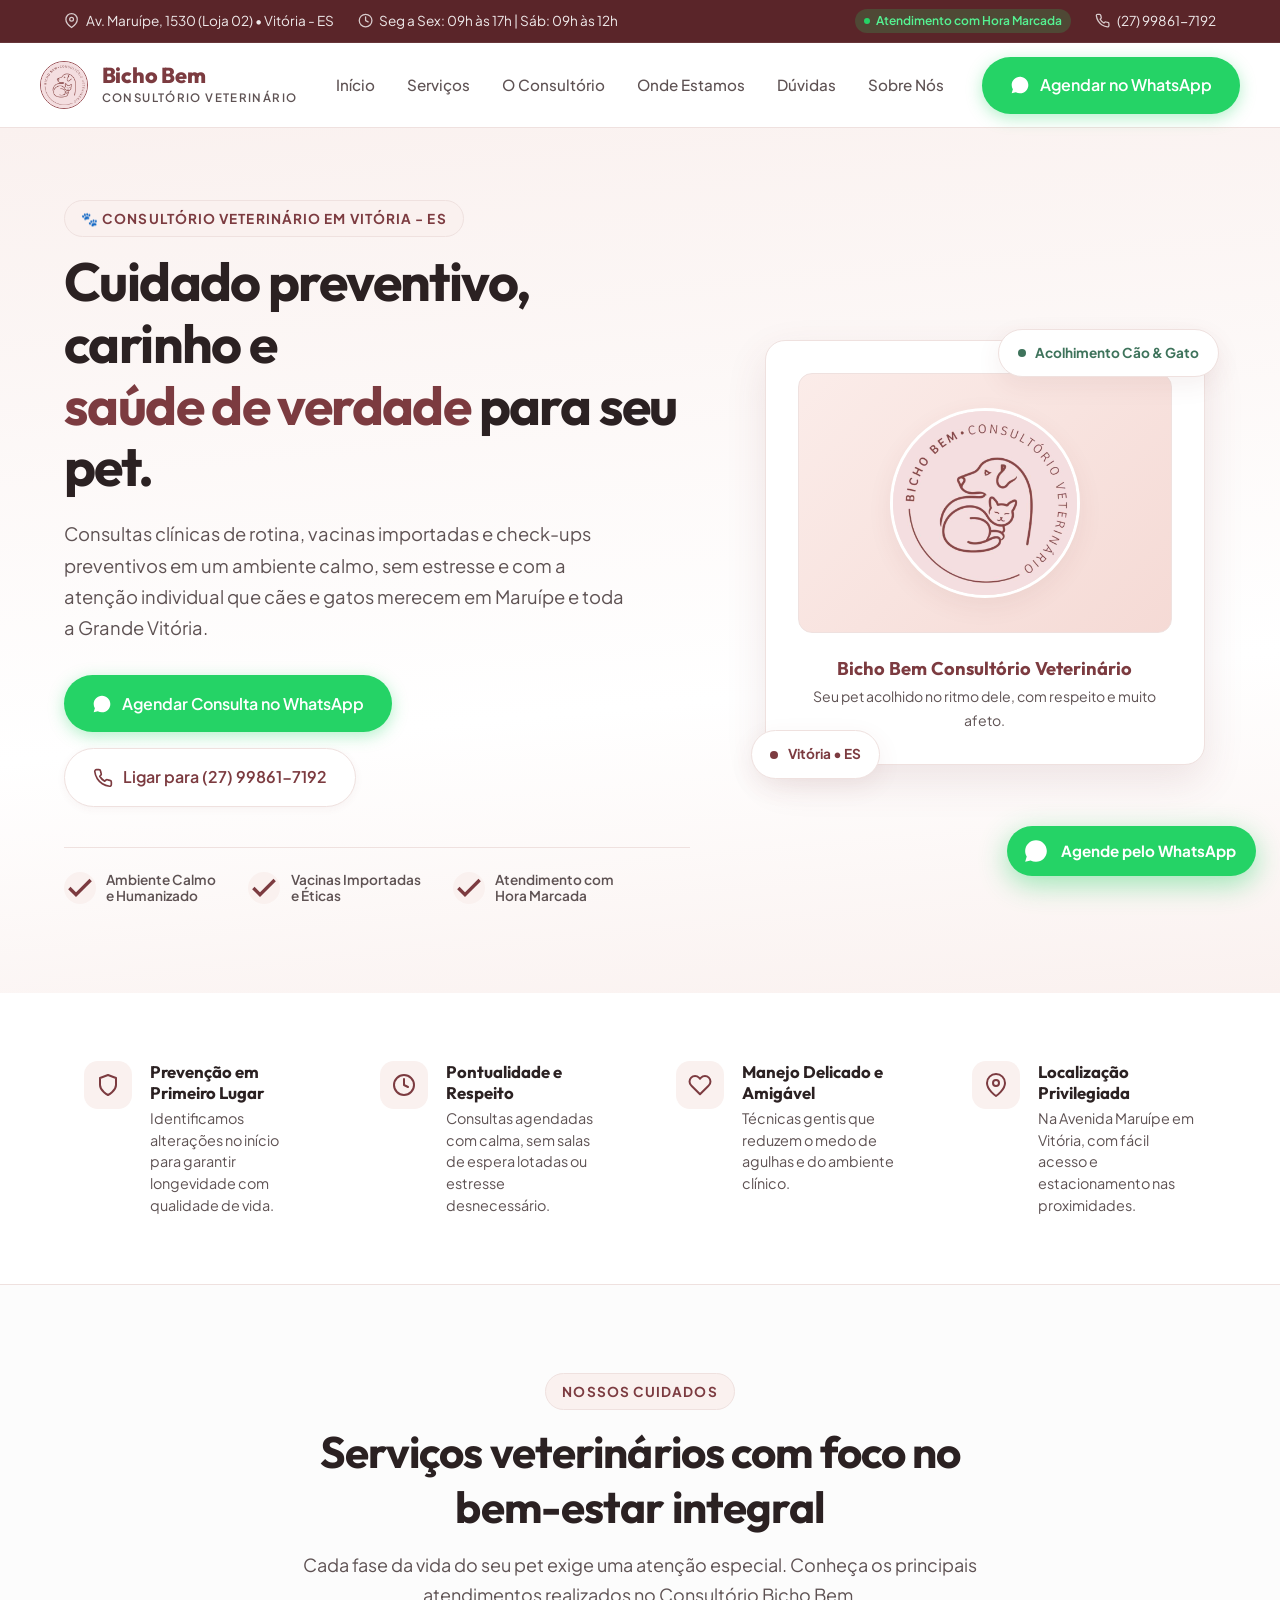
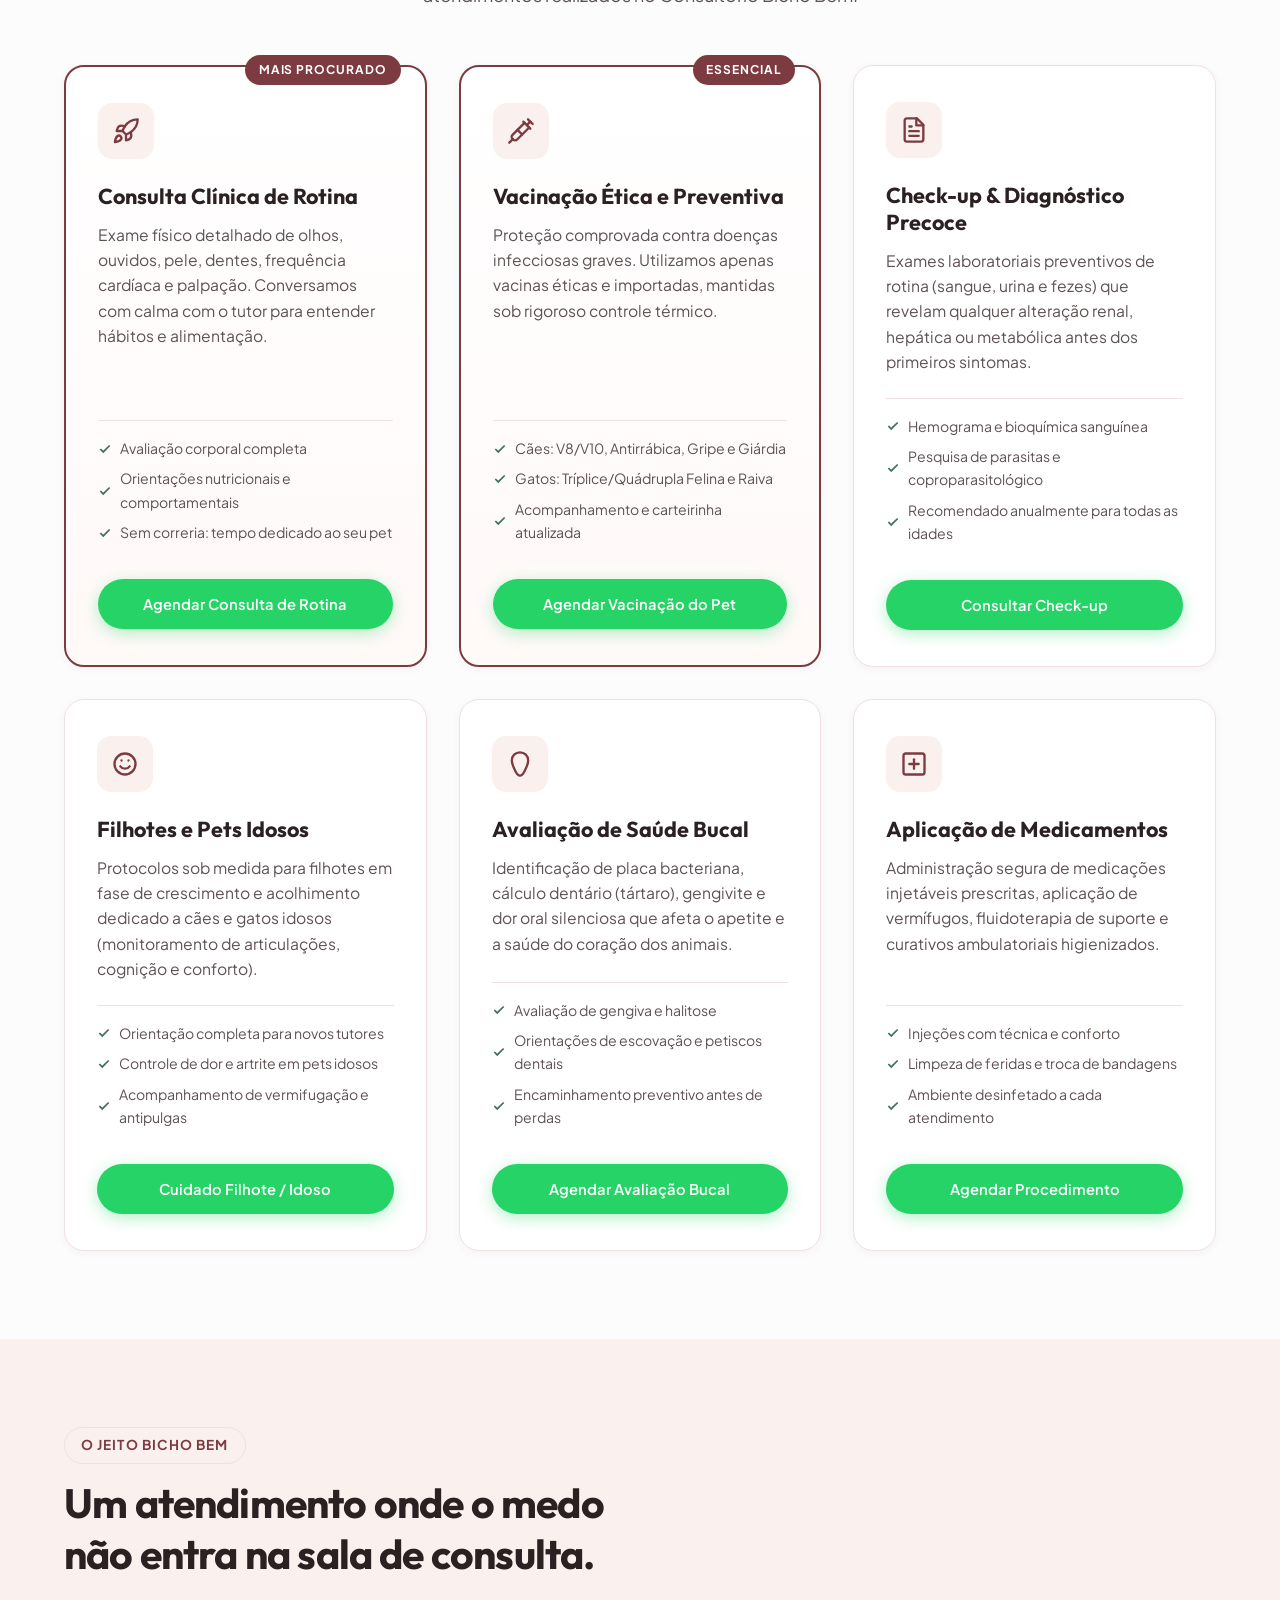
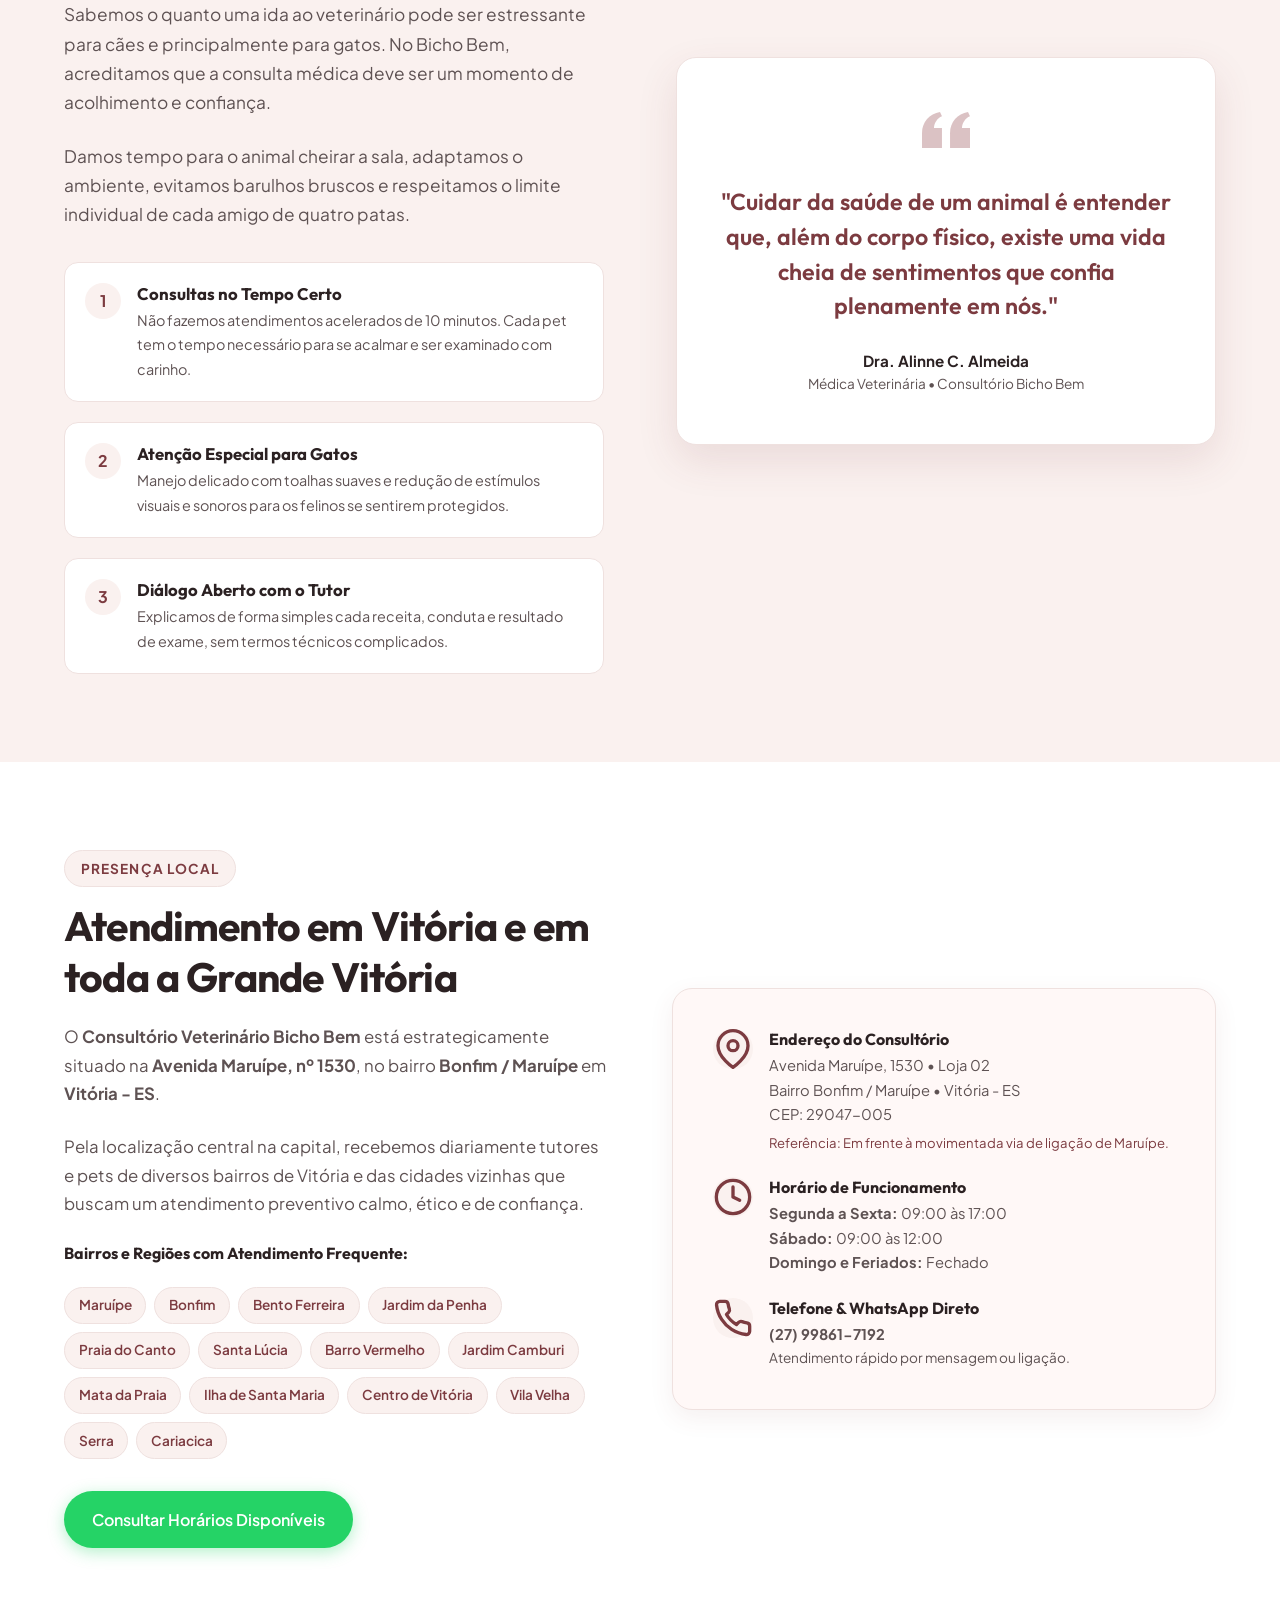
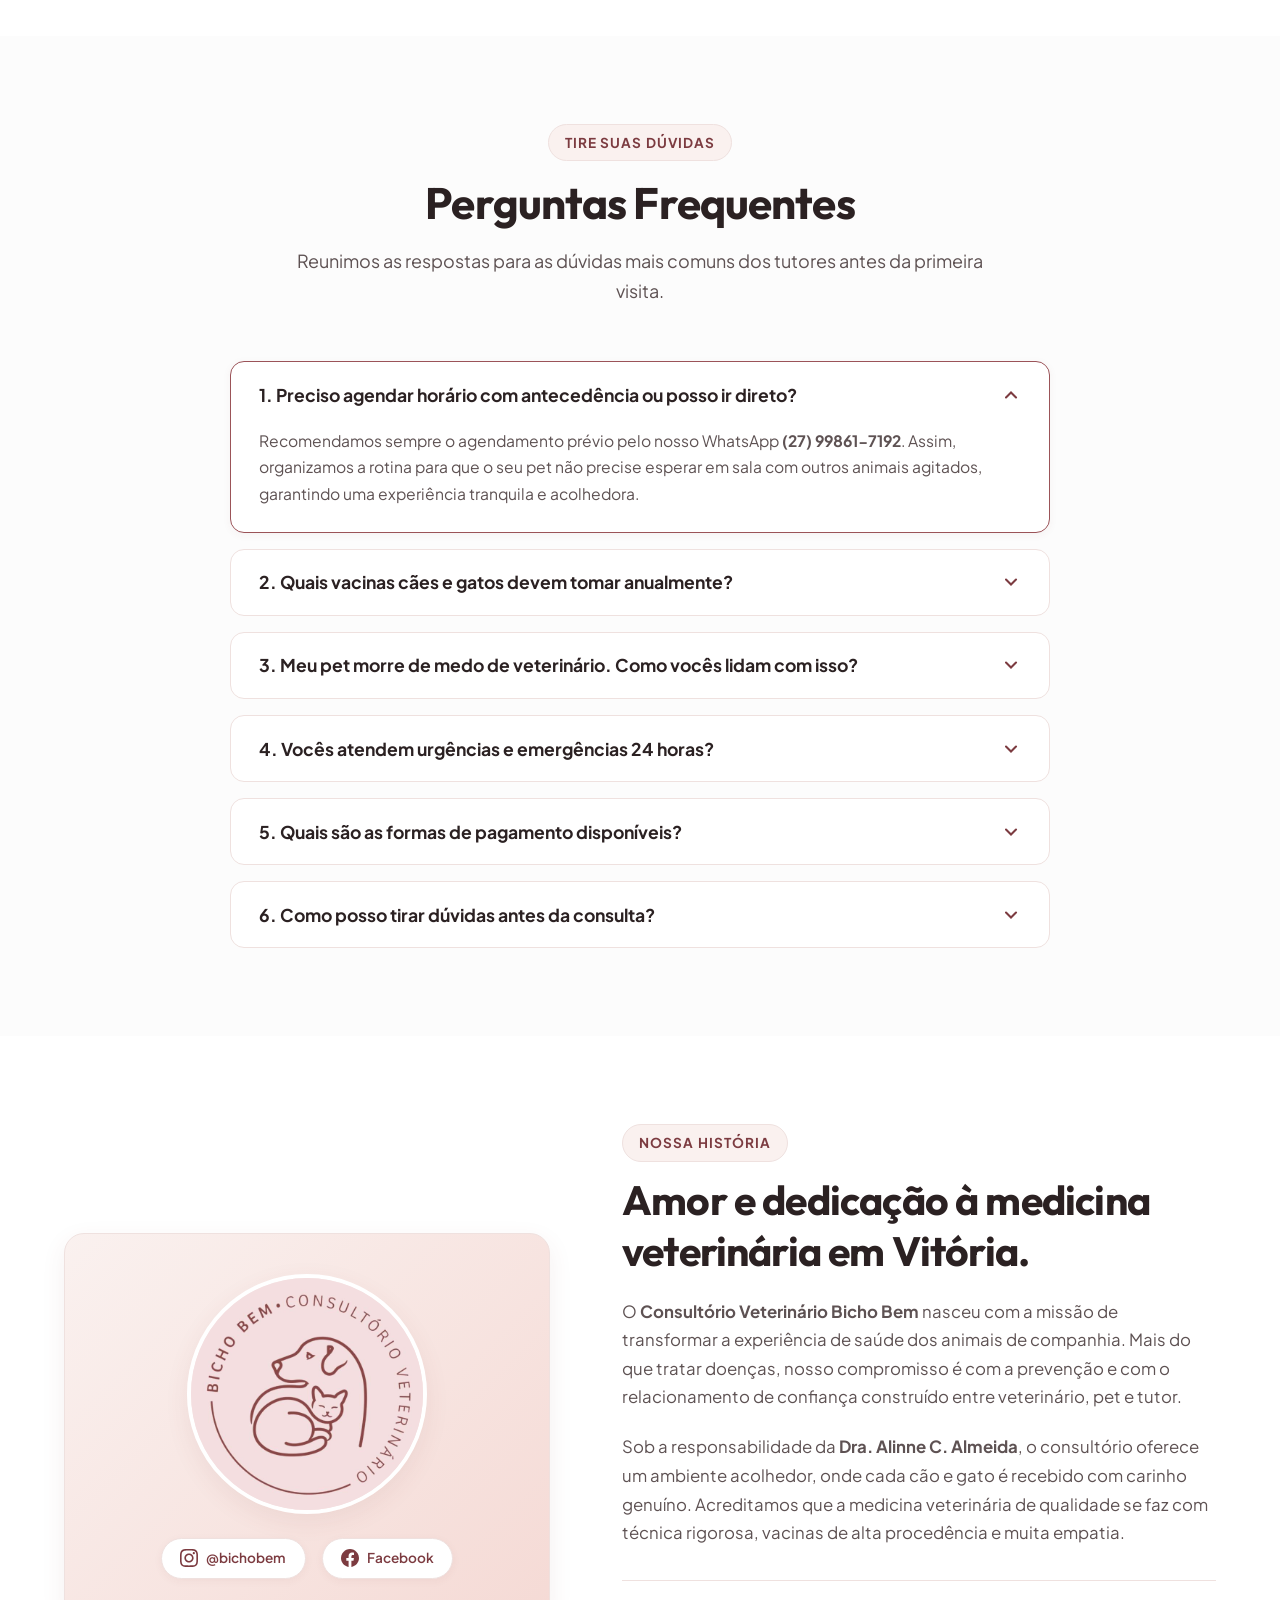
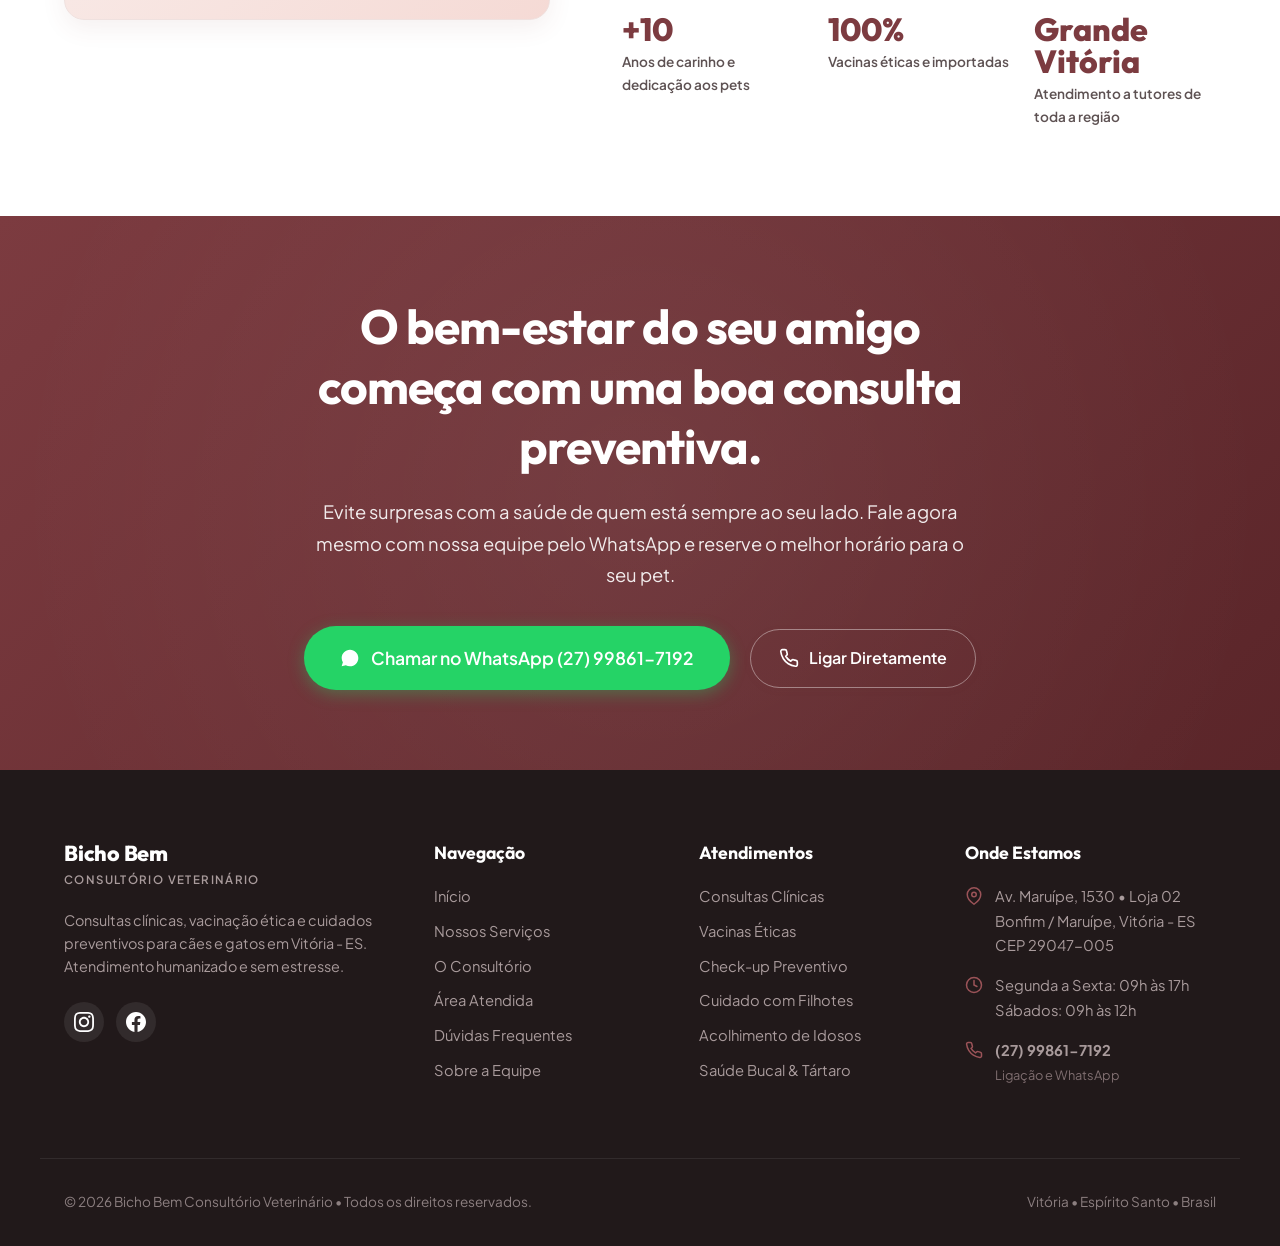
<file: meu-site/index.html>
<!DOCTYPE html>
<html lang="pt-BR">
<head>
  <meta charset="UTF-8">
  <meta name="viewport" content="width=device-width, initial-scale=1.0">
  
  <!-- SEO & Metatags Principais -->
  <title>Bicho Bem • Consultório Veterinário em Vitória ES | Consultas e Vacinas</title>
  <meta name="description" content="Consultório Veterinário Bicho Bem em Vitória - ES. Consultas de rotina, vacinas importadas, check-up e atendimento calmo e sem estresse para cães e gatos em Maruípe e Grande Vitória. Agende pelo WhatsApp!">
  <meta name="keywords" content="veterinario vitoria es, consultorio veterinario maruipe, bicho bem veterinario, clinica veterinaria vitoria, vacina de cachorro vitoria, vacina de gato vitoria, consulta veterinaria bonfim vitoria">
  <meta name="author" content="Consultório Veterinário Bicho Bem">
  <meta name="robots" content="index, follow">
  <link rel="canonical" href="https://bichobem.com.br/">

  <!-- Open Graph / Redes Sociais -->
  <meta property="og:type" content="business.business">
  <meta property="og:title" content="Bicho Bem • Consultório Veterinário em Vitória - ES">
  <meta property="og:description" content="Cuidado preventivo, carinho e respeito ao tempo do seu pet. Consultas de rotina e vacinação em Vitória - ES. Agende no WhatsApp!">
  <meta property="og:url" content="https://bichobem.com.br/">
  <meta property="og:image" content="logo.jpg">
  <meta property="og:locale" content="pt_BR">
  <meta property="business:contact_data:street_address" content="Av. Maruípe, 1530, Loja 02">
  <meta property="business:contact_data:locality" content="Vitória">
  <meta property="business:contact_data:region" content="ES">
  <meta property="business:contact_data:postal_code" content="29047-005">
  <meta property="business:contact_data:country_name" content="Brasil">

  <!-- Twitter Card -->
  <meta name="twitter:card" content="summary_large_image">
  <meta name="twitter:title" content="Bicho Bem • Consultório Veterinário em Vitória ES">
  <meta name="twitter:description" content="Consultas veterinárias de rotina e vacinas com atendimento calmo e humanizado em Vitória - ES.">
  <meta name="twitter:image" content="logo.jpg">

  <!-- Favicon -->
  <link rel="icon" type="image/svg+xml" href="logo.svg">
  <link rel="alternate icon" type="image/jpeg" href="logo.jpg">

  <!-- Estilos -->
  <link rel="stylesheet" href="style.css">

  <!-- Dados Estruturados Schema.org (VeterinaryCare + LocalBusiness + FAQPage para SEO & AEO) -->
  <script type="application/ld+json">
  {
    "@context": "https://schema.org",
    "@graph": [
      {
        "@type": ["VeterinaryCare", "LocalBusiness"],
        "@id": "https://bichobem.com.br/#veterinary",
        "name": "Consultório Veterinário Bicho Bem",
        "alternateName": "Bicho Bem Veterinário",
        "image": "https://bichobem.com.br/logo.jpg",
        "logo": "https://bichobem.com.br/logo.svg",
        "url": "https://bichobem.com.br/",
        "telephone": "+5527998617192",
        "priceRange": "$$",
        "address": {
          "@type": "PostalAddress",
          "streetAddress": "Av. Maruípe, 1530, Loja 02",
          "addressLocality": "Vitória",
          "addressRegion": "ES",
          "postalCode": "29047-005",
          "addressCountry": "BR"
        },
        "geo": {
          "@type": "GeoCoordinates",
          "latitude": -20.2982,
          "longitude": -40.3155
        },
        "openingHoursSpecification": [
          {
            "@type": "OpeningHoursSpecification",
            "dayOfWeek": ["Monday", "Tuesday", "Wednesday", "Thursday", "Friday"],
            "opens": "09:00",
            "closes": "17:00"
          },
          {
            "@type": "OpeningHoursSpecification",
            "dayOfWeek": ["Saturday"],
            "opens": "09:00",
            "closes": "12:00"
          }
        ],
        "areaServed": [
          {
            "@type": "City",
            "name": "Vitória",
            "containedInPlace": { "@type": "State", "name": "Espírito Santo" }
          },
          {
            "@type": "City",
            "name": "Vila Velha"
          },
          {
            "@type": "City",
            "name": "Serra"
          },
          {
            "@type": "City",
            "name": "Cariacica"
          },
          {
            "@type": "AdministrativeArea",
            "name": "Maruípe, Bonfim, Bento Ferreira, Jardim da Penha, Praia do Canto, Santa Lúcia"
          }
        ],
        "sameAs": [
          "https://www.instagram.com/bichobem/",
          "https://www.facebook.com/bichobem/"
        ]
      },
      {
        "@type": "FAQPage",
        "@id": "https://bichobem.com.br/#faq",
        "mainEntity": [
          {
            "@type": "Question",
            "name": "Como funciona o agendamento no Consultório Bicho Bem?",
            "acceptedAnswer": {
              "@type": "Answer",
              "text": "O atendimento no Consultório Bicho Bem é realizado preferencialmente com horário agendado via WhatsApp ou telefone. Isso garante que cada paciente receba atenção dedicada e sem pressa, evitando aglomeração e reduzindo o estresse na sala de espera."
            }
          },
          {
            "@type": "Question",
            "name": "Quais vacinas meu cão ou gato precisa tomar?",
            "acceptedAnswer": {
              "@type": "Answer",
              "text": "Para cães, as vacinas essenciais anuais incluem a polivalente (V8 ou V10 importada) e a Antirrábica, com reforços opcionais para Gripe Canina e Giárdia conforme o estilo de vida. Para gatos, a vacina Tríplice ou Quádrupla felina e a Antirrábica são fundamentais. Todas as vacinas aplicadas são éticas e importadas."
            }
          },
          {
            "@type": "Question",
            "name": "Meu pet é muito assustado. Como é feito o manejo no consultório?",
            "acceptedAnswer": {
              "@type": "Answer",
              "text": "Trabalhamos com foco no bem-estar e na redução do estresse animal. Respeitamos o tempo do pet para se ambientar na sala, usamos tom de voz suave, movimentos delicados e reforço positivo, garantindo uma experiência confortável e segura tanto para cães quanto para felinos."
            }
          },
          {
            "@type": "Question",
            "name": "O consultório atende emergências 24 horas?",
            "acceptedAnswer": {
              "@type": "Answer",
              "text": "Nosso consultório tem como foco a medicina preventiva, consultas clínicas de rotina, imunização e acompanhamento ambulatorial durante o horário comercial (Seg a Sex das 09h às 17h, Sáb das 09h às 12h). Em caso de urgências graves fora desse horário, orientamos encaminhar imediatamente a um hospital veterinário 24h parceiro."
            }
          },
          {
            "@type": "Question",
            "name": "Onde fica o consultório e quais são os pontos de referência em Vitória?",
            "acceptedAnswer": {
              "@type": "Answer",
              "text": "Estamos localizados na Avenida Maruípe, nº 1530, Loja 02, entre os bairros Bonfim e Maruípe em Vitória - ES. É um ponto de fácil acesso para quem vem da Reta da Penha, Bento Ferreira, Jardim da Penha e outras regiões da Grande Vitória."
            }
          },
          {
            "@type": "Question",
            "name": "Quais são as formas de pagamento aceitas?",
            "acceptedAnswer": {
              "@type": "Answer",
              "text": "Aceitamos pagamentos via PIX, cartões de crédito e débito das principais bandeiras e dinheiro em espécie."
            }
          }
        ]
      }
    ]
  }
  </script>
</head>
<body>

  <!-- Barra Superior Informativa (Topbar) -->
  <aside class="topbar" aria-label="Informações de atendimento">
    <div class="container topbar-content">
      <div class="topbar-left">
        <span class="topbar-item">
          <svg viewBox="0 0 24 24" fill="none" stroke="currentColor" stroke-width="2" stroke-linecap="round" stroke-linejoin="round"><path d="M21 10c0 7-9 13-9 13s-9-6-9-13a9 9 0 0 1 18 0z"></path><circle cx="12" cy="10" r="3"></circle></svg>
          Av. Maruípe, 1530 (Loja 02) • Vitória - ES
        </span>
        <span class="topbar-item">
          <svg viewBox="0 0 24 24" fill="none" stroke="currentColor" stroke-width="2" stroke-linecap="round" stroke-linejoin="round"><circle cx="12" cy="12" r="10"></circle><polyline points="12 6 12 12 16 14"></polyline></svg>
          Seg a Sex: 09h às 17h | Sáb: 09h às 12h
        </span>
      </div>
      <div class="topbar-right">
        <span class="topbar-badge">Atendimento com Hora Marcada</span>
        <a href="tel:+5527998617192" class="topbar-item">
          <svg viewBox="0 0 24 24" fill="none" stroke="currentColor" stroke-width="2" stroke-linecap="round" stroke-linejoin="round"><path d="M22 16.92v3a2 2 0 0 1-2.18 2 19.79 19.79 0 0 1-8.63-3.07 19.5 19.5 0 0 1-6-6 19.79 19.79 0 0 1-3.07-8.67A2 2 0 0 1 4.11 2h3a2 2 0 0 1 2 1.72 12.84 12.84 0 0 0 .7 2.81 2 2 0 0 1-.45 2.11L8.09 9.91a16 16 0 0 0 6 6l1.27-1.27a2 2 0 0 1 2.11-.45 12.84 12.84 0 0 0 2.81.7A2 2 0 0 1 22 16.92z"></path></svg>
          (27) 99861-7192
        </a>
      </div>
    </div>
  </aside>

  <!-- Cabeçalho Principal (Header) -->
  <header class="header">
    <div class="container header-content">
      <!-- Logo -->
      <a href="#inicio" class="logo" title="Bicho Bem Consultório Veterinário">
        <div class="logo-badge">
          <img src="logo.jpg" alt="Logo Bicho Bem" onerror="this.onerror=null; this.src='logo.svg';">
        </div>
        <div class="logo-text">
          <span class="logo-name">Bicho Bem</span>
          <span class="logo-sub">Consultório Veterinário</span>
        </div>
      </a>

      <!-- Menu de Navegação -->
      <nav aria-label="Navegação Principal">
        <ul class="nav-menu">
          <li><a href="#inicio" class="nav-link active">Início</a></li>
          <li><a href="#servicos" class="nav-link">Serviços</a></li>
          <li><a href="#diferenciais" class="nav-link">O Consultório</a></li>
          <li><a href="#localizacao" class="nav-link">Onde Estamos</a></li>
          <li><a href="#faq" class="nav-link">Dúvidas</a></li>
          <li><a href="#sobre" class="nav-link">Sobre Nós</a></li>
        </ul>
      </nav>

      <!-- Ações no Header -->
      <div class="header-actions">
        <a href="https://wa.me/5527998617192?text=Ol%C3%A1!%20Gostaria%20de%20agendar%20uma%20consulta%20no%20Consult%C3%B3rio%20Bicho%20Bem." target="_blank" rel="noopener noreferrer" class="btn btn-whatsapp">
          <svg viewBox="0 0 24 24" fill="currentColor"><path d="M12.031 6.172c-3.181 0-5.767 2.586-5.768 5.766-.001 1.298.38 2.27 1.019 3.287l-.582 2.128 2.182-.573c.978.58 1.911.928 3.145.929 3.178 0 5.767-2.587 5.768-5.766.001-3.187-2.575-5.77-5.764-5.771zm3.392 8.244c-.144.405-.837.774-1.17.824-.312.045-.634.072-1.042-.061-.261-.085-.604-.204-1.04-.396-1.849-.816-3.056-2.697-3.149-2.822-.093-.125-.754-.997-.754-1.902 0-.905.474-1.35.642-1.534.168-.184.368-.23.491-.23.123 0 .245.002.352.007.113.005.263-.043.411.312.153.37.522 1.272.568 1.365.046.092.077.2.015.323s-.093.2-.184.307c-.093.108-.195.241-.278.324-.1.099-.204.207-.089.403.115.196.512.846 1.099 1.368.756.673 1.393.882 1.589.98.196.098.312.083.428-.051.116-.134.494-.576.626-.774.133-.198.266-.165.446-.099.18.066 1.144.54 1.341.639.197.099.328.148.375.231.047.082.047.478-.097.883zM12 2C6.477 2 2 6.477 2 12c0 1.89.525 3.66 1.438 5.176L2 22l4.98-1.305A9.957 9.957 0 0 0 12 22c5.523 0 10-4.477 10-10S17.523 2 12 2z"/></svg>
          Agendar no WhatsApp
        </a>
        <button class="mobile-toggle" aria-label="Abrir menu" aria-expanded="false">
          <svg width="24" height="24" viewBox="0 0 24 24" fill="none" stroke="currentColor" stroke-width="2" stroke-linecap="round"><line x1="3" y1="12" x2="21" y2="12"></line><line x1="3" y1="6" x2="21" y2="6"></line><line x1="3" y1="18" x2="21" y2="18"></line></svg>
        </button>
      </div>
    </div>
  </header>

  <!-- Seção Hero (Funil Principal de Conversão) -->
  <section id="inicio" class="hero">
    <div class="container hero-grid">
      <div class="hero-content">
        <span class="section-tag">
          🐾 Consultório Veterinário em Vitória - ES
        </span>
        <h1 class="hero-title">
          Cuidado preventivo, carinho e <span class="highlight">saúde de verdade</span> para seu pet.
        </h1>
        <p class="hero-desc">
          Consultas clínicas de rotina, vacinas importadas e check-ups preventivos em um ambiente calmo, sem estresse e com a atenção individual que cães e gatos merecem em Maruípe e toda a Grande Vitória.
        </p>

        <div class="hero-actions">
          <a href="https://wa.me/5527998617192?text=Ol%C3%A1!%20Gostaria%20de%20agendar%20uma%20consulta%20no%20Consult%C3%B3rio%20Bicho%20Bem." target="_blank" rel="noopener noreferrer" class="btn btn-whatsapp">
            <svg viewBox="0 0 24 24" fill="currentColor"><path d="M12.031 6.172c-3.181 0-5.767 2.586-5.768 5.766-.001 1.298.38 2.27 1.019 3.287l-.582 2.128 2.182-.573c.978.58 1.911.928 3.145.929 3.178 0 5.767-2.587 5.768-5.766.001-3.187-2.575-5.77-5.764-5.771zm3.392 8.244c-.144.405-.837.774-1.17.824-.312.045-.634.072-1.042-.061-.261-.085-.604-.204-1.04-.396-1.849-.816-3.056-2.697-3.149-2.822-.093-.125-.754-.997-.754-1.902 0-.905.474-1.35.642-1.534.168-.184.368-.23.491-.23.123 0 .245.002.352.007.113.005.263-.043.411.312.153.37.522 1.272.568 1.365.046.092.077.2.015.323s-.093.2-.184.307c-.093.108-.195.241-.278.324-.1.099-.204.207-.089.403.115.196.512.846 1.099 1.368.756.673 1.393.882 1.589.98.196.098.312.083.428-.051.116-.134.494-.576.626-.774.133-.198.266-.165.446-.099.18.066 1.144.54 1.341.639.197.099.328.148.375.231.047.082.047.478-.097.883zM12 2C6.477 2 2 6.477 2 12c0 1.89.525 3.66 1.438 5.176L2 22l4.98-1.305A9.957 9.957 0 0 0 12 22c5.523 0 10-4.477 10-10S17.523 2 12 2z"/></svg>
            Agendar Consulta no WhatsApp
          </a>
          <a href="tel:+5527998617192" class="btn btn-secondary">
            <svg viewBox="0 0 24 24" fill="none" stroke="currentColor" stroke-width="2" stroke-linecap="round" stroke-linejoin="round"><path d="M22 16.92v3a2 2 0 0 1-2.18 2 19.79 19.79 0 0 1-8.63-3.07 19.5 19.5 0 0 1-6-6 19.79 19.79 0 0 1-3.07-8.67A2 2 0 0 1 4.11 2h3a2 2 0 0 1 2 1.72 12.84 12.84 0 0 0 .7 2.81 2 2 0 0 1-.45 2.11L8.09 9.91a16 16 0 0 0 6 6l1.27-1.27a2 2 0 0 1 2.11-.45 12.84 12.84 0 0 0 2.81.7A2 2 0 0 1 22 16.92z"></path></svg>
            Ligar para (27) 99861-7192
          </a>
        </div>

        <div class="hero-trust">
          <div class="trust-item">
            <div class="trust-icon">
              <svg viewBox="0 0 24 24" fill="none" stroke="currentColor" stroke-width="2.5"><polyline points="20 6 9 17 4 12"></polyline></svg>
            </div>
            <div class="trust-text">
              Ambiente Calmo<br>e Humanizado
            </div>
          </div>
          <div class="trust-item">
            <div class="trust-icon">
              <svg viewBox="0 0 24 24" fill="none" stroke="currentColor" stroke-width="2.5"><polyline points="20 6 9 17 4 12"></polyline></svg>
            </div>
            <div class="trust-text">
              Vacinas Importadas<br>e Éticas
            </div>
          </div>
          <div class="trust-item">
            <div class="trust-icon">
              <svg viewBox="0 0 24 24" fill="none" stroke="currentColor" stroke-width="2.5"><polyline points="20 6 9 17 4 12"></polyline></svg>
            </div>
            <div class="trust-text">
              Atendimento com<br>Hora Marcada
            </div>
          </div>
        </div>
      </div>

      <!-- Card Ilustrado / Visual do Hero -->
      <div class="hero-visual">
        <div class="hero-card">
          <div class="floating-pill top-right">
            <span class="pill-dot"></span>
            Acolhimento Cão & Gato
          </div>
          
          <div class="hero-illustration">
            <img src="logo.jpg" alt="Logo Oficial Bicho Bem Consultório Veterinário" class="hero-logo-img" onerror="this.onerror=null; this.src='logo.svg';">
          </div>

          <div class="floating-pill bottom-left">
            <span class="pill-dot"></span>
            Vitória • ES
          </div>

          <div class="hero-card-footer">
            <h3>Bicho Bem Consultório Veterinário</h3>
            <p>Seu pet acolhido no ritmo dele, com respeito e muito afeto.</p>
          </div>
        </div>
      </div>
    </div>
  </section>

  <!-- Faixa de Destaques Rápidos -->
  <section class="features-strip">
    <div class="container features-grid">
      <div class="feature-box">
        <div class="feature-icon-wrapper">
          <svg width="24" height="24" viewBox="0 0 24 24" fill="none" stroke="currentColor" stroke-width="2" stroke-linecap="round" stroke-linejoin="round"><path d="M12 22s8-4 8-10V5l-8-3-8 3v7c0 6 8 10 8 10z"></path></svg>
        </div>
        <div class="feature-info">
          <h4>Prevenção em Primeiro Lugar</h4>
          <p>Identificamos alterações no início para garantir longevidade com qualidade de vida.</p>
        </div>
      </div>

      <div class="feature-box">
        <div class="feature-icon-wrapper">
          <svg width="24" height="24" viewBox="0 0 24 24" fill="none" stroke="currentColor" stroke-width="2" stroke-linecap="round" stroke-linejoin="round"><circle cx="12" cy="12" r="10"></circle><polyline points="12 6 12 12 16 14"></polyline></svg>
        </div>
        <div class="feature-info">
          <h4>Pontualidade e Respeito</h4>
          <p>Consultas agendadas com calma, sem salas de espera lotadas ou estresse desnecessário.</p>
        </div>
      </div>

      <div class="feature-box">
        <div class="feature-icon-wrapper">
          <svg width="24" height="24" viewBox="0 0 24 24" fill="none" stroke="currentColor" stroke-width="2" stroke-linecap="round" stroke-linejoin="round"><path d="M20.84 4.61a5.5 5.5 0 0 0-7.78 0L12 5.67l-1.06-1.06a5.5 5.5 0 0 0-7.78 7.78l1.06 1.06L12 21.23l7.78-7.78 1.06-1.06a5.5 5.5 0 0 0 0-7.78z"></path></svg>
        </div>
        <div class="feature-info">
          <h4>Manejo Delicado e Amigável</h4>
          <p>Técnicas gentis que reduzem o medo de agulhas e do ambiente clínico.</p>
        </div>
      </div>

      <div class="feature-box">
        <div class="feature-icon-wrapper">
          <svg width="24" height="24" viewBox="0 0 24 24" fill="none" stroke="currentColor" stroke-width="2" stroke-linecap="round" stroke-linejoin="round"><path d="M21 10c0 7-9 13-9 13s-9-6-9-13a9 9 0 0 1 18 0z"></path><circle cx="12" cy="10" r="3"></circle></svg>
        </div>
        <div class="feature-info">
          <h4>Localização Privilegiada</h4>
          <p>Na Avenida Maruípe em Vitória, com fácil acesso e estacionamento nas proximidades.</p>
        </div>
      </div>
    </div>
  </section>

  <!-- Seção de Serviços Principais (Funil de Alto Volume) -->
  <section id="servicos" class="services-section">
    <div class="container">
      <div class="section-header">
        <span class="section-tag">Nossos Cuidados</span>
        <h2>Serviços veterinários com foco no bem-estar integral</h2>
        <p>Cada fase da vida do seu pet exige uma atenção especial. Conheça os principais atendimentos realizados no Consultório Bicho Bem.</p>
      </div>

      <div class="services-grid">
        <!-- Serviço 1: Consultas de Rotina -->
        <article class="service-card featured">
          <span class="featured-badge">Mais Procurado</span>
          <div class="service-icon">
            <svg width="28" height="28" viewBox="0 0 24 24" fill="none" stroke="currentColor" stroke-width="2" stroke-linecap="round" stroke-linejoin="round"><path d="M4.5 16.5c-1.5 1.26-2 5-2 5s3.74-.5 5-2c.71-.84.7-2.13-.09-2.91a2.18 2.18 0 0 0-2.91-.09z"></path><path d="m12 15-3-3a22 22 0 0 1 2-3.95A12.88 12.88 0 0 1 22 2c0 2.72-.78 7.5-6 11a22.35 22.35 0 0 1-4 2z"></path><path d="M9 12H4s.55-3.03 2-4c1.62-1.08 5 0 5 0"></path><path d="M12 15v5s3.03-.55 4-2c1.08-1.62 0-5 0-5"></path></svg>
          </div>
          <h3>Consulta Clínica de Rotina</h3>
          <p>Exame físico detalhado de olhos, ouvidos, pele, dentes, frequência cardíaca e palpação. Conversamos com calma com o tutor para entender hábitos e alimentação.</p>
          <ul class="service-features">
            <li>
              <svg viewBox="0 0 24 24" fill="none" stroke="currentColor" stroke-width="3"><polyline points="20 6 9 17 4 12"></polyline></svg>
              Avaliação corporal completa
            </li>
            <li>
              <svg viewBox="0 0 24 24" fill="none" stroke="currentColor" stroke-width="3"><polyline points="20 6 9 17 4 12"></polyline></svg>
              Orientações nutricionais e comportamentais
            </li>
            <li>
              <svg viewBox="0 0 24 24" fill="none" stroke="currentColor" stroke-width="3"><polyline points="20 6 9 17 4 12"></polyline></svg>
              Sem correria: tempo dedicado ao seu pet
            </li>
          </ul>
          <a href="https://wa.me/5527998617192?text=Ol%C3%A1!%20Gostaria%20de%20agendar%20uma%20consulta%20cl%C3%ADnica%20de%20rotina%20para%20meu%20pet." target="_blank" rel="noopener noreferrer" class="btn btn-whatsapp">
            Agendar Consulta de Rotina
          </a>
        </article>

        <!-- Serviço 2: Vacinação Preventiva -->
        <article class="service-card featured">
          <span class="featured-badge">Essencial</span>
          <div class="service-icon">
            <svg width="28" height="28" viewBox="0 0 24 24" fill="none" stroke="currentColor" stroke-width="2" stroke-linecap="round" stroke-linejoin="round"><path d="m18 2 4 4"></path><path d="m17 7 3-3"></path><path d="M19 9 8.7 19.3c-1 1-2.5 1-3.4 0l-.6-.6c-1-1-1-2.5 0-3.4L15 5"></path><path d="m9 11 4 4"></path><path d="m5 19-3 3"></path><path d="m14 4 6 6"></path></svg>
          </div>
          <h3>Vacinação Ética e Preventiva</h3>
          <p>Proteção comprovada contra doenças infecciosas graves. Utilizamos apenas vacinas éticas e importadas, mantidas sob rigoroso controle térmico.</p>
          <ul class="service-features">
            <li>
              <svg viewBox="0 0 24 24" fill="none" stroke="currentColor" stroke-width="3"><polyline points="20 6 9 17 4 12"></polyline></svg>
              Cães: V8/V10, Antirrábica, Gripe e Giárdia
            </li>
            <li>
              <svg viewBox="0 0 24 24" fill="none" stroke="currentColor" stroke-width="3"><polyline points="20 6 9 17 4 12"></polyline></svg>
              Gatos: Tríplice/Quádrupla Felina e Raiva
            </li>
            <li>
              <svg viewBox="0 0 24 24" fill="none" stroke="currentColor" stroke-width="3"><polyline points="20 6 9 17 4 12"></polyline></svg>
              Acompanhamento e carteirinha atualizada
            </li>
          </ul>
          <a href="https://wa.me/5527998617192?text=Ol%C3%A1!%20Gostaria%20de%20agendar%20a%20vacina%C3%A7%C3%A3o%20do%20meu%20pet%20no%20Bicho%20Bem." target="_blank" rel="noopener noreferrer" class="btn btn-whatsapp">
            Agendar Vacinação do Pet
          </a>
        </article>

        <!-- Serviço 3: Check-up & Exames -->
        <article class="service-card">
          <div class="service-icon">
            <svg width="28" height="28" viewBox="0 0 24 24" fill="none" stroke="currentColor" stroke-width="2" stroke-linecap="round" stroke-linejoin="round"><path d="M14.5 2H6a2 2 0 0 0-2 2v16a2 2 0 0 0 2 2h12a2 2 0 0 0 2-2V7.5L14.5 2z"></path><polyline points="14 2 14 8 20 8"></polyline><line x1="16" y1="13" x2="8" y2="13"></line><line x1="16" y1="17" x2="8" y2="17"></line><line x1="10" y1="9" x2="8" y2="9"></line></svg>
          </div>
          <h3>Check-up & Diagnóstico Precoce</h3>
          <p>Exames laboratoriais preventivos de rotina (sangue, urina e fezes) que revelam qualquer alteração renal, hepática ou metabólica antes dos primeiros sintomas.</p>
          <ul class="service-features">
            <li>
              <svg viewBox="0 0 24 24" fill="none" stroke="currentColor" stroke-width="3"><polyline points="20 6 9 17 4 12"></polyline></svg>
              Hemograma e bioquímica sanguínea
            </li>
            <li>
              <svg viewBox="0 0 24 24" fill="none" stroke="currentColor" stroke-width="3"><polyline points="20 6 9 17 4 12"></polyline></svg>
              Pesquisa de parasitas e coproparasitológico
            </li>
            <li>
              <svg viewBox="0 0 24 24" fill="none" stroke="currentColor" stroke-width="3"><polyline points="20 6 9 17 4 12"></polyline></svg>
              Recomendado anualmente para todas as idades
            </li>
          </ul>
          <a href="https://wa.me/5527998617192?text=Ol%C3%A1!%20Gostaria%20de%20informa%C3%A7%C3%B5es%20sobre%20o%20check-up%20preventivo%20para%20meu%20pet." target="_blank" rel="noopener noreferrer" class="btn btn-whatsapp">
            Consultar Check-up
          </a>
        </article>

        <!-- Serviço 4: Pediátrico e Geriátrico -->
        <article class="service-card">
          <div class="service-icon">
            <svg width="28" height="28" viewBox="0 0 24 24" fill="none" stroke="currentColor" stroke-width="2" stroke-linecap="round" stroke-linejoin="round"><path d="M12 21a9 9 0 1 0 0-18 9 9 0 0 0 0 18z"></path><path d="M8 14s1.5 2 4 2 4-2 4-2"></path><line x1="9" y1="9" x2="9.01" y2="9"></line><line x1="15" y1="9" x2="15.01" y2="9"></line></svg>
          </div>
          <h3>Filhotes e Pets Idosos</h3>
          <p>Protocolos sob medida para filhotes em fase de crescimento e acolhimento dedicado a cães e gatos idosos (monitoramento de articulações, cognição e conforto).</p>
          <ul class="service-features">
            <li>
              <svg viewBox="0 0 24 24" fill="none" stroke="currentColor" stroke-width="3"><polyline points="20 6 9 17 4 12"></polyline></svg>
              Orientação completa para novos tutores
            </li>
            <li>
              <svg viewBox="0 0 24 24" fill="none" stroke="currentColor" stroke-width="3"><polyline points="20 6 9 17 4 12"></polyline></svg>
              Controle de dor e artrite em pets idosos
            </li>
            <li>
              <svg viewBox="0 0 24 24" fill="none" stroke="currentColor" stroke-width="3"><polyline points="20 6 9 17 4 12"></polyline></svg>
              Acompanhamento de vermifugação e antipulgas
            </li>
          </ul>
          <a href="https://wa.me/5527998617192?text=Ol%C3%A1!%20Gostaria%20de%20agendar%20uma%20consulta%20para%20meu%20filhote%20ou%20pet%20idoso." target="_blank" rel="noopener noreferrer" class="btn btn-whatsapp">
            Cuidado Filhote / Idoso
          </a>
        </article>

        <!-- Serviço 5: Saúde Oral -->
        <article class="service-card">
          <div class="service-icon">
            <svg width="28" height="28" viewBox="0 0 24 24" fill="none" stroke="currentColor" stroke-width="2" stroke-linecap="round" stroke-linejoin="round"><path d="M12 2C8 2 5 5 5 9c0 3 1.5 6 3 9 1 2 2 4 4 4s3-2 4-4c1.5-3 3-6 3-9 0-4-3-7-7-7z"></path></svg>
          </div>
          <h3>Avaliação de Saúde Bucal</h3>
          <p>Identificação de placa bacteriana, cálculo dentário (tártaro), gengivite e dor oral silenciosa que afeta o apetite e a saúde do coração dos animais.</p>
          <ul class="service-features">
            <li>
              <svg viewBox="0 0 24 24" fill="none" stroke="currentColor" stroke-width="3"><polyline points="20 6 9 17 4 12"></polyline></svg>
              Avaliação de gengiva e halitose
            </li>
            <li>
              <svg viewBox="0 0 24 24" fill="none" stroke="currentColor" stroke-width="3"><polyline points="20 6 9 17 4 12"></polyline></svg>
              Orientações de escovação e petiscos dentais
            </li>
            <li>
              <svg viewBox="0 0 24 24" fill="none" stroke="currentColor" stroke-width="3"><polyline points="20 6 9 17 4 12"></polyline></svg>
              Encaminhamento preventivo antes de perdas
            </li>
          </ul>
          <a href="https://wa.me/5527998617192?text=Ol%C3%A1!%20Gostaria%20de%20agendar%20uma%20avalia%C3%A7%C3%A3o%20da%20sa%C3%BAde%20bucal%20do%20meu%20pet." target="_blank" rel="noopener noreferrer" class="btn btn-whatsapp">
            Agendar Avaliação Bucal
          </a>
        </article>

        <!-- Serviço 6: Medicamentos e Curativos -->
        <article class="service-card">
          <div class="service-icon">
            <svg width="28" height="28" viewBox="0 0 24 24" fill="none" stroke="currentColor" stroke-width="2" stroke-linecap="round" stroke-linejoin="round"><rect x="3" y="3" width="18" height="18" rx="2" ry="2"></rect><line x1="12" y1="8" x2="12" y2="16"></line><line x1="8" y1="12" x2="16" y2="12"></line></svg>
          </div>
          <h3>Aplicação de Medicamentos</h3>
          <p>Administração segura de medicações injetáveis prescritas, aplicação de vermífugos, fluidoterapia de suporte e curativos ambulatoriais higienizados.</p>
          <ul class="service-features">
            <li>
              <svg viewBox="0 0 24 24" fill="none" stroke="currentColor" stroke-width="3"><polyline points="20 6 9 17 4 12"></polyline></svg>
              Injeções com técnica e conforto
            </li>
            <li>
              <svg viewBox="0 0 24 24" fill="none" stroke="currentColor" stroke-width="3"><polyline points="20 6 9 17 4 12"></polyline></svg>
              Limpeza de feridas e troca de bandagens
            </li>
            <li>
              <svg viewBox="0 0 24 24" fill="none" stroke="currentColor" stroke-width="3"><polyline points="20 6 9 17 4 12"></polyline></svg>
              Ambiente desinfetado a cada atendimento
            </li>
          </ul>
          <a href="https://wa.me/5527998617192?text=Ol%C3%A1!%20Preciso%20de%20aux%C3%ílio%20com%20aplica%C3%A7%C3%A3o%20de%20medicamentos%20ou%20curativo%20no%20meu%20pet." target="_blank" rel="noopener noreferrer" class="btn btn-whatsapp">
            Agendar Procedimento
          </a>
        </article>
      </div>
    </div>
  </section>

  <!-- Seção Diferenciais & Atendimento Sem Estresse -->
  <section id="diferenciais" class="philosophy-section">
    <div class="container philosophy-grid">
      <div class="philosophy-text">
        <span class="section-tag">O Jeito Bicho Bem</span>
        <h2>Um atendimento onde o medo não entra na sala de consulta.</h2>
        <p>
          Sabemos o quanto uma ida ao veterinário pode ser estressante para cães e principalmente para gatos. No Bicho Bem, acreditamos que a consulta médica deve ser um momento de acolhimento e confiança.
        </p>
        <p>
          Damos tempo para o animal cheirar a sala, adaptamos o ambiente, evitamos barulhos bruscos e respeitamos o limite individual de cada amigo de quatro patas.
        </p>

        <div class="philosophy-items">
          <div class="p-item">
            <div class="p-item-icon">1</div>
            <div class="p-item-content">
              <h4>Consultas no Tempo Certo</h4>
              <p>Não fazemos atendimentos acelerados de 10 minutos. Cada pet tem o tempo necessário para se acalmar e ser examinado com carinho.</p>
            </div>
          </div>
          <div class="p-item">
            <div class="p-item-icon">2</div>
            <div class="p-item-content">
              <h4>Atenção Especial para Gatos</h4>
              <p>Manejo delicado com toalhas suaves e redução de estímulos visuais e sonoros para os felinos se sentirem protegidos.</p>
            </div>
          </div>
          <div class="p-item">
            <div class="p-item-icon">3</div>
            <div class="p-item-content">
              <h4>Diálogo Aberto com o Tutor</h4>
              <p>Explicamos de forma simples cada receita, conduta e resultado de exame, sem termos técnicos complicados.</p>
            </div>
          </div>
        </div>
      </div>

      <div class="philosophy-card-wrapper">
        <div class="philosophy-quote-card">
          <svg class="quote-icon" viewBox="0 0 24 24" fill="currentColor"><path d="M14.017 21v-7.391c0-5.704 3.731-9.57 8.983-10.609l.995 2.151c-2.432.917-3.995 3.638-3.995 5.849h4v10h-9.983zm-14.017 0v-7.391c0-5.704 3.748-9.57 9-10.609l.996 2.151c-2.433.917-3.996 3.638-3.996 5.849h3.983v10h-9.983z"/></svg>
          <blockquote class="quote-text">
            "Cuidar da saúde de um animal é entender que, além do corpo físico, existe uma vida cheia de sentimentos que confia plenamente em nós."
          </blockquote>
          <div class="quote-author">Dra. Alinne C. Almeida</div>
          <div class="quote-role">Médica Veterinária • Consultório Bicho Bem</div>
        </div>
      </div>
    </div>
  </section>

  <!-- Seção Área de Atendimento & Bairros em Vitória - ES (SEO Local Real) -->
  <section id="localizacao" class="location-section">
    <div class="container location-grid">
      <div class="location-info">
        <span class="section-tag">Presença Local</span>
        <h2>Atendimento em Vitória e em toda a Grande Vitória</h2>
        <p>
          O <strong>Consultório Veterinário Bicho Bem</strong> está estrategicamente situado na <strong>Avenida Maruípe, nº 1530</strong>, no bairro <strong>Bonfim / Maruípe</strong> em <strong>Vitória - ES</strong>.
        </p>
        <p>
          Pela localização central na capital, recebemos diariamente tutores e pets de diversos bairros de Vitória e das cidades vizinhas que buscam um atendimento preventivo calmo, ético e de confiança.
        </p>

        <h4 style="font-size: 1rem; margin-bottom: 0.5rem; color: var(--text-main);">Bairros e Regiões com Atendimento Frequente:</h4>
        <div class="neighborhood-tags">
          <span class="nh-tag">Maruípe</span>
          <span class="nh-tag">Bonfim</span>
          <span class="nh-tag">Bento Ferreira</span>
          <span class="nh-tag">Jardim da Penha</span>
          <span class="nh-tag">Praia do Canto</span>
          <span class="nh-tag">Santa Lúcia</span>
          <span class="nh-tag">Barro Vermelho</span>
          <span class="nh-tag">Jardim Camburi</span>
          <span class="nh-tag">Mata da Praia</span>
          <span class="nh-tag">Ilha de Santa Maria</span>
          <span class="nh-tag">Centro de Vitória</span>
          <span class="nh-tag">Vila Velha</span>
          <span class="nh-tag">Serra</span>
          <span class="nh-tag">Cariacica</span>
        </div>

        <a href="https://wa.me/5527998617192?text=Ol%C3%A1!%20Moro%20na%20Grande%20Vit%C3%B3ria%20e%20gostaria%20de%20agendar%20um%20hor%C3%A1rio%20no%20Bicho%20Bem." target="_blank" rel="noopener noreferrer" class="btn btn-whatsapp">
          Consultar Horários Disponíveis
        </a>
      </div>

      <!-- Card com Informações Práticas de Localização -->
      <div class="location-card-box">
        <div class="loc-row">
          <div class="loc-icon">
            <svg viewBox="0 0 24 24" fill="none" stroke="currentColor" stroke-width="2" stroke-linecap="round" stroke-linejoin="round"><path d="M21 10c0 7-9 13-9 13s-9-6-9-13a9 9 0 0 1 18 0z"></path><circle cx="12" cy="10" r="3"></circle></svg>
          </div>
          <div class="loc-detail">
            <h4>Endereço do Consultório</h4>
            <p>Avenida Maruípe, 1530 • Loja 02<br>Bairro Bonfim / Maruípe • Vitória - ES<br>CEP: 29047-005</p>
            <p style="margin-top: 0.35rem; font-size: 0.82rem; color: var(--primary);">Referência: Em frente à movimentada via de ligação de Maruípe.</p>
          </div>
        </div>

        <div class="loc-row">
          <div class="loc-icon">
            <svg viewBox="0 0 24 24" fill="none" stroke="currentColor" stroke-width="2" stroke-linecap="round" stroke-linejoin="round"><circle cx="12" cy="12" r="10"></circle><polyline points="12 6 12 12 16 14"></polyline></svg>
          </div>
          <div class="loc-detail">
            <h4>Horário de Funcionamento</h4>
            <p><strong>Segunda a Sexta:</strong> 09:00 às 17:00<br><strong>Sábado:</strong> 09:00 às 12:00<br><strong>Domingo e Feriados:</strong> Fechado</p>
          </div>
        </div>

        <div class="loc-row">
          <div class="loc-icon">
            <svg viewBox="0 0 24 24" fill="none" stroke="currentColor" stroke-width="2" stroke-linecap="round" stroke-linejoin="round"><path d="M22 16.92v3a2 2 0 0 1-2.18 2 19.79 19.79 0 0 1-8.63-3.07 19.5 19.5 0 0 1-6-6 19.79 19.79 0 0 1-3.07-8.67A2 2 0 0 1 4.11 2h3a2 2 0 0 1 2 1.72 12.84 12.84 0 0 0 .7 2.81 2 2 0 0 1-.45 2.11L8.09 9.91a16 16 0 0 0 6 6l1.27-1.27a2 2 0 0 1 2.11-.45 12.84 12.84 0 0 0 2.81.7A2 2 0 0 1 22 16.92z"></path></svg>
          </div>
          <div class="loc-detail">
            <h4>Telefone & WhatsApp Direto</h4>
            <p><a href="tel:+5527998617192"><strong>(27) 99861-7192</strong></a></p>
            <p style="font-size: 0.85rem;">Atendimento rápido por mensagem ou ligação.</p>
          </div>
        </div>
      </div>
    </div>
  </section>

  <!-- Seção de Dúvidas Frequentes (FAQ com Acordeão Interativo) -->
  <section id="faq" class="faq-section">
    <div class="container">
      <div class="section-header">
        <span class="section-tag">Tire Suas Dúvidas</span>
        <h2>Perguntas Frequentes</h2>
        <p>Reunimos as respostas para as dúvidas mais comuns dos tutores antes da primeira visita.</p>
      </div>

      <div class="faq-list">
        <div class="faq-item">
          <button class="faq-question" aria-expanded="false">
            <span>1. Preciso agendar horário com antecedência ou posso ir direto?</span>
            <svg class="faq-chevron" viewBox="0 0 24 24" fill="none" stroke="currentColor" stroke-width="2.5" stroke-linecap="round"><polyline points="6 9 12 15 18 9"></polyline></svg>
          </button>
          <div class="faq-answer">
            <p>Recomendamos sempre o agendamento prévio pelo nosso WhatsApp <strong>(27) 99861-7192</strong>. Assim, organizamos a rotina para que o seu pet não precise esperar em sala com outros animais agitados, garantindo uma experiência tranquila e acolhedora.</p>
          </div>
        </div>

        <div class="faq-item">
          <button class="faq-question" aria-expanded="false">
            <span>2. Quais vacinas cães e gatos devem tomar anualmente?</span>
            <svg class="faq-chevron" viewBox="0 0 24 24" fill="none" stroke="currentColor" stroke-width="2.5" stroke-linecap="round"><polyline points="6 9 12 15 18 9"></polyline></svg>
          </button>
          <div class="faq-answer">
            <p>Cães adultos necessitam do reforço anual da vacina polivalente (V8 ou V10) e da vacina Antirrábica, além de vacinas complementares recomendadas conforme exposição (como gripe e giárdia). Para felinos, a vacina Tríplice ou Quádrupla e a Antirrábica são vitais. No consultório avaliamos a carteirinha e montamos o calendário ideal.</p>
          </div>
        </div>

        <div class="faq-item">
          <button class="faq-question" aria-expanded="false">
            <span>3. Meu pet morre de medo de veterinário. Como vocês lidam com isso?</span>
            <svg class="faq-chevron" viewBox="0 0 24 24" fill="none" stroke="currentColor" stroke-width="2.5" stroke-linecap="round"><polyline points="6 9 12 15 18 9"></polyline></svg>
          </button>
          <div class="faq-answer">
            <p>Trabalhamos com paciência e manejo gentil. Ao chegar, deixamos o animal solto na sala por alguns minutos para explorar o espaço. Não usamos contenção brusca nem pressão. Para gatos, mantemos o ambiente com menos luz e silêncio. Aos poucos, o pet percebe que está em um ambiente seguro.</p>
          </div>
        </div>

        <div class="faq-item">
          <button class="faq-question" aria-expanded="false">
            <span>4. Vocês atendem urgências e emergências 24 horas?</span>
            <svg class="faq-chevron" viewBox="0 0 24 24" fill="none" stroke="currentColor" stroke-width="2.5" stroke-linecap="round"><polyline points="6 9 12 15 18 9"></polyline></svg>
          </button>
          <div class="faq-answer">
            <p>Nosso consultório tem estrutura ambulatorial e foco em consultas preventivas, vacinação e acompanhamento durante o horário comercial (Seg a Sex das 09h às 17h e Sáb das 09h às 12h). Casos graves ou fora desse horário devem ser direcionados imediatamente a hospitais veterinários com plantão 24h.</p>
          </div>
        </div>

        <div class="faq-item">
          <button class="faq-question" aria-expanded="false">
            <span>5. Quais são as formas de pagamento disponíveis?</span>
            <svg class="faq-chevron" viewBox="0 0 24 24" fill="none" stroke="currentColor" stroke-width="2.5" stroke-linecap="round"><polyline points="6 9 12 15 18 9"></polyline></svg>
          </button>
          <div class="faq-answer">
            <p>Para sua comodidade, aceitamos pagamentos via PIX, cartões de crédito e débito das principais bandeiras e dinheiro em espécie.</p>
          </div>
        </div>

        <div class="faq-item">
          <button class="faq-question" aria-expanded="false">
            <span>6. Como posso tirar dúvidas antes da consulta?</span>
            <svg class="faq-chevron" viewBox="0 0 24 24" fill="none" stroke="currentColor" stroke-width="2.5" stroke-linecap="round"><polyline points="6 9 12 15 18 9"></polyline></svg>
          </button>
          <div class="faq-answer">
            <p>Você pode enviar uma mensagem diretamente no nosso WhatsApp <a href="https://wa.me/5527998617192" style="color: var(--primary); font-weight: 700;">(27) 99861-7192</a>. Respondemos com todo carinho para orientar sobre jejum para vacinas, transporte seguro e documentação necessária.</p>
          </div>
        </div>
      </div>
    </div>
  </section>

  <!-- Seção Sobre Nós & Redes Sociais -->
  <section id="sobre" class="about-section">
    <div class="container about-grid">
      <div class="about-visual">
        <div class="about-image-wrapper">
          <img src="logo.jpg" alt="Logo Oficial Bicho Bem" class="about-logo-big" onerror="this.onerror=null; this.src='logo.svg';">
          <div class="about-badge-social">
            <a href="https://www.instagram.com/bichobem/" target="_blank" rel="noopener noreferrer" class="social-pill" title="Siga no Instagram @bichobem">
              <svg width="18" height="18" viewBox="0 0 24 24" fill="currentColor"><path d="M12 2.163c3.204 0 3.584.012 4.85.07 3.252.148 4.771 1.691 4.919 4.919.058 1.265.069 1.645.069 4.849 0 3.205-.012 3.584-.069 4.849-.149 3.225-1.664 4.771-4.919 4.919-1.266.058-1.644.07-4.85.07-3.204 0-3.584-.012-4.849-.07-3.26-.149-4.771-1.699-4.919-4.92-.058-1.265-.07-1.644-.07-4.849 0-3.204.013-3.583.07-4.849.149-3.227 1.664-4.771 4.919-4.919 1.266-.057 1.645-.069 4.849-.069zm0-2.163c-3.259 0-3.667.014-4.947.072-4.358.2-6.78 2.618-6.98 6.98-.059 1.281-.073 1.689-.073 4.948 0 3.259.014 3.668.072 4.948.2 4.358 2.618 6.78 6.98 6.98 1.281.058 1.689.072 4.948.072 3.259 0 3.668-.014 4.948-.072 4.354-.2 6.782-2.618 6.979-6.98.059-1.28.073-1.689.073-4.948 0-3.259-.014-3.667-.072-4.947-.196-4.354-2.617-6.78-6.979-6.98-1.281-.059-1.69-.073-4.949-.073zm0 5.838c-3.403 0-6.162 2.759-6.162 6.162s2.759 6.163 6.162 6.163 6.162-2.759 6.162-6.163c0-3.403-2.759-6.162-6.162-6.162zm0 10.162c-2.209 0-4-1.79-4-4 0-2.209 1.791-4 4-4s4 1.791 4 4c0 2.21-1.791 4-4 4zm6.406-11.845c-.796 0-1.441.645-1.441 1.44s.645 1.44 1.441 1.44c.795 0 1.439-.645 1.439-1.44s-.644-1.44-1.439-1.44z"/></svg>
              @bichobem
            </a>
            <a href="https://www.facebook.com/bichobem/" target="_blank" rel="noopener noreferrer" class="social-pill" title="Acompanhe no Facebook">
              <svg width="18" height="18" viewBox="0 0 24 24" fill="currentColor"><path d="M24 12.073c0-6.627-5.373-12-12-12s-12 5.373-12 12c0 5.99 4.388 10.954 10.125 11.854v-8.385H7.078v-3.47h3.047V9.43c0-3.007 1.792-4.669 4.533-4.669 1.312 0 2.686.235 2.686.235v2.953H15.83c-1.491 0-1.956.925-1.956 1.874v2.25h3.328l-.532 3.47h-2.796v8.385C19.612 23.027 24 18.062 24 12.073z"/></svg>
              Facebook
            </a>
          </div>
        </div>
      </div>

      <div class="about-content">
        <span class="section-tag">Nossa História</span>
        <h2>Amor e dedicação à medicina veterinária em Vitória.</h2>
        <p>
          O <strong>Consultório Veterinário Bicho Bem</strong> nasceu com a missão de transformar a experiência de saúde dos animais de companhia. Mais do que tratar doenças, nosso compromisso é com a prevenção e com o relacionamento de confiança construído entre veterinário, pet e tutor.
        </p>
        <p>
          Sob a responsabilidade da <strong>Dra. Alinne C. Almeida</strong>, o consultório oferece um ambiente acolhedor, onde cada cão e gato é recebido com carinho genuíno. Acreditamos que a medicina veterinária de qualidade se faz com técnica rigorosa, vacinas de alta procedência e muita empatia.
        </p>

        <div class="about-stats">
          <div class="stat-item">
            <h3>+10</h3>
            <p>Anos de carinho e dedicação aos pets</p>
          </div>
          <div class="stat-item">
            <h3>100%</h3>
            <p>Vacinas éticas e importadas</p>
          </div>
          <div class="stat-item">
            <h3>Grande Vitória</h3>
            <p>Atendimento a tutores de toda a região</p>
          </div>
        </div>
      </div>
    </div>
  </section>

  <!-- Seção CTA Final (Alta Conversão) -->
  <section class="final-cta">
    <div class="container final-cta-content">
      <h2>O bem-estar do seu amigo começa com uma boa consulta preventiva.</h2>
      <p>
        Evite surpresas com a saúde de quem está sempre ao seu lado. Fale agora mesmo com nossa equipe pelo WhatsApp e reserve o melhor horário para o seu pet.
      </p>

      <div class="final-cta-actions">
        <a href="https://wa.me/5527998617192?text=Ol%C3%A1!%20Gostaria%20de%20agendar%20um%20hor%C3%A1rio%20no%20Consult%C3%B3rio%20Bicho%20Bem." target="_blank" rel="noopener noreferrer" class="btn btn-whatsapp">
          <svg viewBox="0 0 24 24" fill="currentColor"><path d="M12.031 6.172c-3.181 0-5.767 2.586-5.768 5.766-.001 1.298.38 2.27 1.019 3.287l-.582 2.128 2.182-.573c.978.58 1.911.928 3.145.929 3.178 0 5.767-2.587 5.768-5.766.001-3.187-2.575-5.77-5.764-5.771zm3.392 8.244c-.144.405-.837.774-1.17.824-.312.045-.634.072-1.042-.061-.261-.085-.604-.204-1.04-.396-1.849-.816-3.056-2.697-3.149-2.822-.093-.125-.754-.997-.754-1.902 0-.905.474-1.35.642-1.534.168-.184.368-.23.491-.23.123 0 .245.002.352.007.113.005.263-.043.411.312.153.37.522 1.272.568 1.365.046.092.077.2.015.323s-.093.2-.184.307c-.093.108-.195.241-.278.324-.1.099-.204.207-.089.403.115.196.512.846 1.099 1.368.756.673 1.393.882 1.589.98.196.098.312.083.428-.051.116-.134.494-.576.626-.774.133-.198.266-.165.446-.099.18.066 1.144.54 1.341.639.197.099.328.148.375.231.047.082.047.478-.097.883zM12 2C6.477 2 2 6.477 2 12c0 1.89.525 3.66 1.438 5.176L2 22l4.98-1.305A9.957 9.957 0 0 0 12 22c5.523 0 10-4.477 10-10S17.523 2 12 2z"/></svg>
          Chamar no WhatsApp (27) 99861-7192
        </a>
        <a href="tel:+5527998617192" class="btn btn-secondary">
          <svg viewBox="0 0 24 24" fill="none" stroke="currentColor" stroke-width="2" stroke-linecap="round" stroke-linejoin="round"><path d="M22 16.92v3a2 2 0 0 1-2.18 2 19.79 19.79 0 0 1-8.63-3.07 19.5 19.5 0 0 1-6-6 19.79 19.79 0 0 1-3.07-8.67A2 2 0 0 1 4.11 2h3a2 2 0 0 1 2 1.72 12.84 12.84 0 0 0 .7 2.81 2 2 0 0 1-.45 2.11L8.09 9.91a16 16 0 0 0 6 6l1.27-1.27a2 2 0 0 1 2.11-.45 12.84 12.84 0 0 0 2.81.7A2 2 0 0 1 22 16.92z"></path></svg>
          Ligar Diretamente
        </a>
      </div>
    </div>
  </section>

  <!-- Rodapé Institucional (Footer) -->
  <footer class="footer">
    <div class="container footer-grid">
      <!-- Coluna 1: Marca & Resumo -->
      <div class="footer-brand">
        <div class="logo-name">Bicho Bem</div>
        <div class="logo-sub">Consultório Veterinário</div>
        <p class="footer-desc">
          Consultas clínicas, vacinação ética e cuidados preventivos para cães e gatos em Vitória - ES. Atendimento humanizado e sem estresse.
        </p>
        <div class="footer-social">
          <a href="https://www.instagram.com/bichobem/" target="_blank" rel="noopener noreferrer" class="social-link" title="Instagram @bichobem" aria-label="Instagram">
            <svg width="20" height="20" viewBox="0 0 24 24" fill="currentColor"><path d="M12 2.163c3.204 0 3.584.012 4.85.07 3.252.148 4.771 1.691 4.919 4.919.058 1.265.069 1.645.069 4.849 0 3.205-.012 3.584-.069 4.849-.149 3.225-1.664 4.771-4.919 4.919-1.266.058-1.644.07-4.85.07-3.204 0-3.584-.012-4.849-.07-3.26-.149-4.771-1.699-4.919-4.92-.058-1.265-.07-1.644-.07-4.849 0-3.204.013-3.583.07-4.849.149-3.227 1.664-4.771 4.919-4.919 1.266-.057 1.645-.069 4.849-.069zm0-2.163c-3.259 0-3.667.014-4.947.072-4.358.2-6.78 2.618-6.98 6.98-.059 1.281-.073 1.689-.073 4.948 0 3.259.014 3.668.072 4.948.2 4.358 2.618 6.78 6.98 6.98 1.281.058 1.689.072 4.948.072 3.259 0 3.668-.014 4.948-.072 4.354-.2 6.782-2.618 6.979-6.98.059-1.28.073-1.689.073-4.948 0-3.259-.014-3.667-.072-4.947-.196-4.354-2.617-6.78-6.979-6.98-1.281-.059-1.69-.073-4.949-.073zm0 5.838c-3.403 0-6.162 2.759-6.162 6.162s2.759 6.163 6.162 6.163 6.162-2.759 6.162-6.163c0-3.403-2.759-6.162-6.162-6.162zm0 10.162c-2.209 0-4-1.79-4-4 0-2.209 1.791-4 4-4s4 1.791 4 4c0 2.21-1.791 4-4 4zm6.406-11.845c-.796 0-1.441.645-1.441 1.44s.645 1.44 1.441 1.44c.795 0 1.439-.645 1.439-1.44s-.644-1.44-1.439-1.44z"/></svg>
          </a>
          <a href="https://www.facebook.com/bichobem/" target="_blank" rel="noopener noreferrer" class="social-link" title="Facebook Bicho Bem" aria-label="Facebook">
            <svg width="20" height="20" viewBox="0 0 24 24" fill="currentColor"><path d="M24 12.073c0-6.627-5.373-12-12-12s-12 5.373-12 12c0 5.99 4.388 10.954 10.125 11.854v-8.385H7.078v-3.47h3.047V9.43c0-3.007 1.792-4.669 4.533-4.669 1.312 0 2.686.235 2.686.235v2.953H15.83c-1.491 0-1.956.925-1.956 1.874v2.25h3.328l-.532 3.47h-2.796v8.385C19.612 23.027 24 18.062 24 12.073z"/></svg>
          </a>
        </div>
      </div>

      <!-- Coluna 2: Navegação Rápida -->
      <div class="footer-col">
        <h4>Navegação</h4>
        <ul class="footer-links">
          <li><a href="#inicio">Início</a></li>
          <li><a href="#servicos">Nossos Serviços</a></li>
          <li><a href="#diferenciais">O Consultório</a></li>
          <li><a href="#localizacao">Área Atendida</a></li>
          <li><a href="#faq">Dúvidas Frequentes</a></li>
          <li><a href="#sobre">Sobre a Equipe</a></li>
        </ul>
      </div>

      <!-- Coluna 3: Serviços -->
      <div class="footer-col">
        <h4>Atendimentos</h4>
        <ul class="footer-links">
          <li><a href="#servicos">Consultas Clínicas</a></li>
          <li><a href="#servicos">Vacinas Éticas</a></li>
          <li><a href="#servicos">Check-up Preventivo</a></li>
          <li><a href="#servicos">Cuidado com Filhotes</a></li>
          <li><a href="#servicos">Acolhimento de Idosos</a></li>
          <li><a href="#servicos">Saúde Bucal & Tártaro</a></li>
        </ul>
      </div>

      <!-- Coluna 4: Contato & Endereço -->
      <div class="footer-col">
        <h4>Onde Estamos</h4>
        <div class="footer-contact-item">
          <svg viewBox="0 0 24 24" fill="none" stroke="currentColor" stroke-width="2" stroke-linecap="round"><path d="M21 10c0 7-9 13-9 13s-9-6-9-13a9 9 0 0 1 18 0z"></path><circle cx="12" cy="10" r="3"></circle></svg>
          <div>
            Av. Maruípe, 1530 • Loja 02<br>
            Bonfim / Maruípe, Vitória - ES<br>
            CEP 29047-005
          </div>
        </div>

        <div class="footer-contact-item">
          <svg viewBox="0 0 24 24" fill="none" stroke="currentColor" stroke-width="2" stroke-linecap="round"><circle cx="12" cy="12" r="10"></circle><polyline points="12 6 12 12 16 14"></polyline></svg>
          <div>
            Segunda a Sexta: 09h às 17h<br>
            Sábados: 09h às 12h
          </div>
        </div>

        <div class="footer-contact-item">
          <svg viewBox="0 0 24 24" fill="none" stroke="currentColor" stroke-width="2" stroke-linecap="round"><path d="M22 16.92v3a2 2 0 0 1-2.18 2 19.79 19.79 0 0 1-8.63-3.07 19.5 19.5 0 0 1-6-6 19.79 19.79 0 0 1-3.07-8.67A2 2 0 0 1 4.11 2h3a2 2 0 0 1 2 1.72 12.84 12.84 0 0 0 .7 2.81 2 2 0 0 1-.45 2.11L8.09 9.91a16 16 0 0 0 6 6l1.27-1.27a2 2 0 0 1 2.11-.45 12.84 12.84 0 0 0 2.81.7A2 2 0 0 1 22 16.92z"></path></svg>
          <div>
            <a href="tel:+5527998617192"><strong>(27) 99861-7192</strong></a><br>
            <span style="font-size: 0.8rem; color: #7f6e70;">Ligação e WhatsApp</span>
          </div>
        </div>
      </div>
    </div>

    <!-- Barra de Direitos e Créditos -->
    <div class="container footer-bottom">
      <div>
        © 2026 Bicho Bem Consultório Veterinário • Todos os direitos reservados.
      </div>
      <div>
        Vitória • Espírito Santo • Brasil
      </div>
    </div>
  </footer>

  <!-- Botão Flutuante do WhatsApp (Fixo no Canto Inferior Direito) -->
  <a href="https://wa.me/5527998617192?text=Ol%C3%A1!%20Gostaria%20de%20tirar%20uma%20d%C3%DUvida%20e%20agendar%20um%20hor%C3%A1rio%20no%20Consult%C3%B3rio%20Bicho%20Bem." target="_blank" rel="noopener noreferrer" class="whatsapp-float" aria-label="Fale conosco no WhatsApp">
    <svg viewBox="0 0 24 24" fill="currentColor"><path d="M12.031 6.172c-3.181 0-5.767 2.586-5.768 5.766-.001 1.298.38 2.27 1.019 3.287l-.582 2.128 2.182-.573c.978.58 1.911.928 3.145.929 3.178 0 5.767-2.587 5.768-5.766.001-3.187-2.575-5.77-5.764-5.771zm3.392 8.244c-.144.405-.837.774-1.17.824-.312.045-.634.072-1.042-.061-.261-.085-.604-.204-1.04-.396-1.849-.816-3.056-2.697-3.149-2.822-.093-.125-.754-.997-.754-1.902 0-.905.474-1.35.642-1.534.168-.184.368-.23.491-.23.123 0 .245.002.352.007.113.005.263-.043.411.312.153.37.522 1.272.568 1.365.046.092.077.2.015.323s-.093.2-.184.307c-.093.108-.195.241-.278.324-.1.099-.204.207-.089.403.115.196.512.846 1.099 1.368.756.673 1.393.882 1.589.98.196.098.312.083.428-.051.116-.134.494-.576.626-.774.133-.198.266-.165.446-.099.18.066 1.144.54 1.341.639.197.099.328.148.375.231.047.082.047.478-.097.883zM12 2C6.477 2 2 6.477 2 12c0 1.89.525 3.66 1.438 5.176L2 22l4.98-1.305A9.957 9.957 0 0 0 12 22c5.523 0 10-4.477 10-10S17.523 2 12 2z"/></svg>
    <span>Agende pelo WhatsApp</span>
  </a>

  <!-- Script Principal -->
  <script src="script.js"></script>
</body>
</html>
</file>
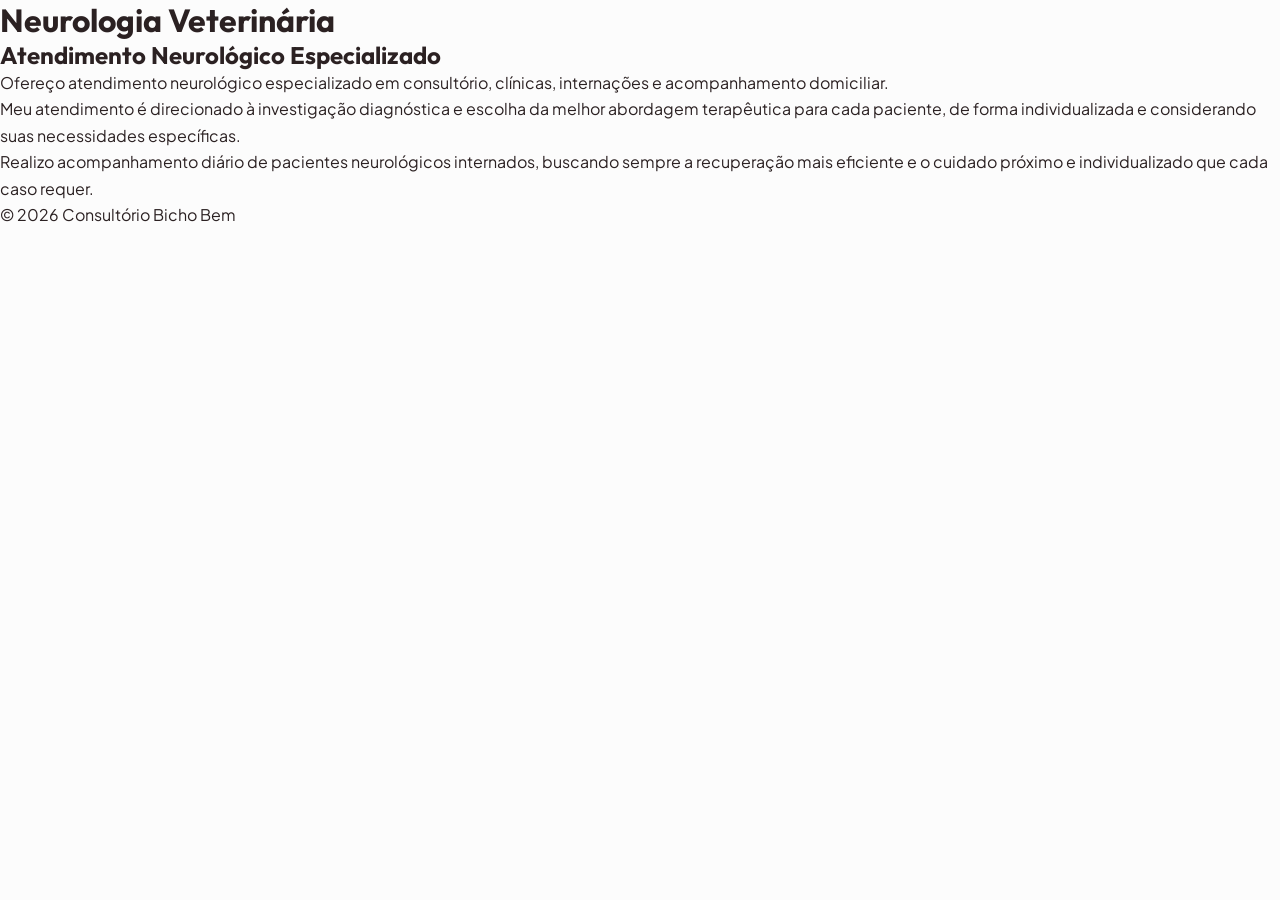
<file: meu-site/neurologia.html>
<!DOCTYPE html>
<html lang="pt-BR">
<head>
    <meta charset="UTF-8">
    <meta name="viewport" content="width=device-width, initial-scale=1.0">
    <title>Neurologia Veterinária - Consultório Bicho Bem</title>
    <link rel="stylesheet" href="style.css">
</head>
<body>
    <header>
        <h1>Neurologia Veterinária</h1>
    </header>
    <main>
        <section>
            <h2>Atendimento Neurológico Especializado</h2>
            <p>Ofereço atendimento neurológico especializado em consultório, clínicas, internações e acompanhamento domiciliar.</p>
            <p>Meu atendimento é direcionado à investigação diagnóstica e escolha da melhor abordagem terapêutica para cada paciente, de forma individualizada e considerando suas necessidades específicas.</p>
            <p>Realizo acompanhamento diário de pacientes neurológicos internados, buscando sempre a recuperação mais eficiente e o cuidado próximo e individualizado que cada caso requer.</p>
        </section>
    </main>
    <footer>
        <p>&copy; 2026 Consultório Bicho Bem</p>
    </footer>
    <script src="script.js"></script>
</body>
</html>
</file>
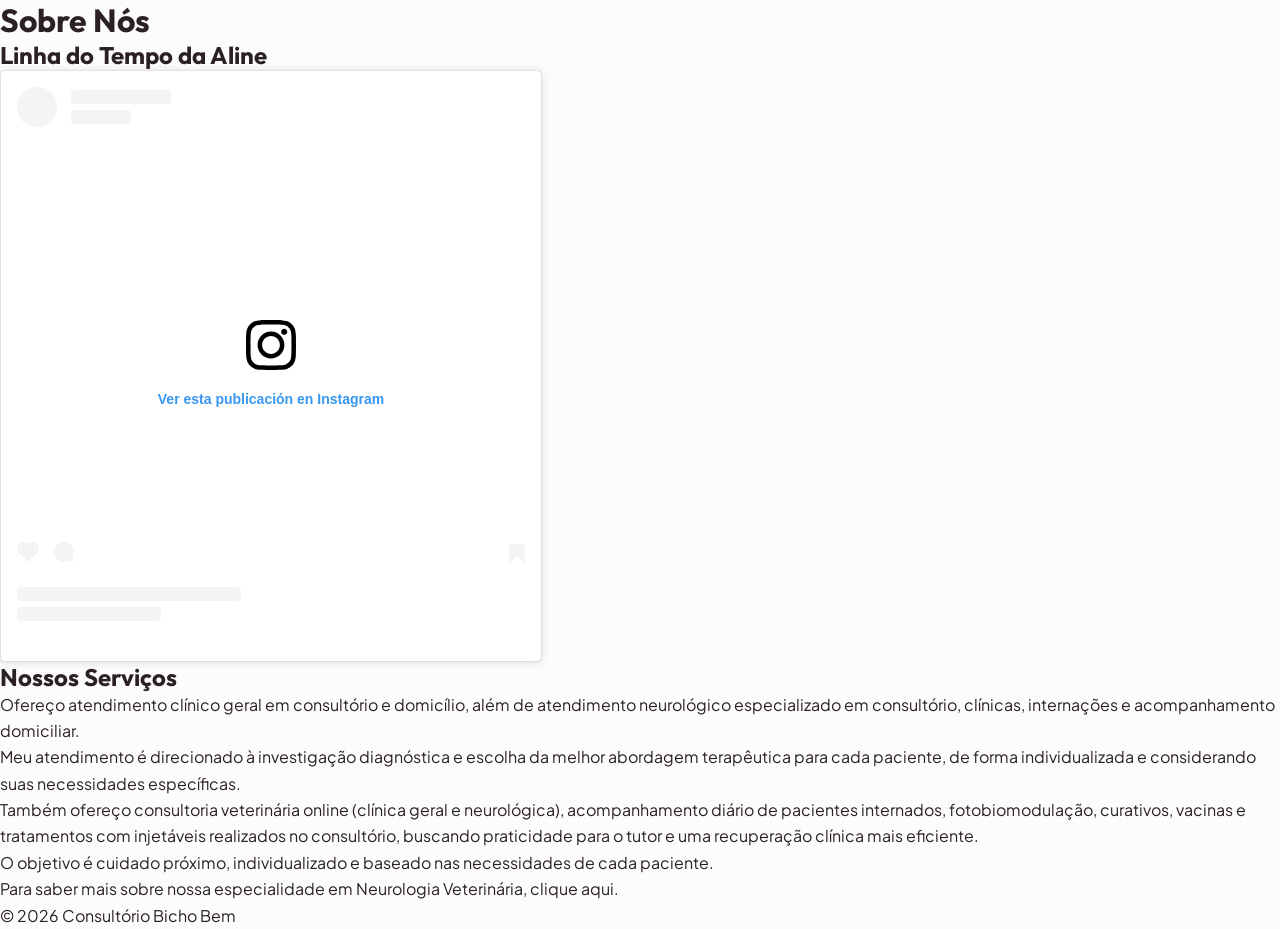
<file: meu-site/sobre-nos.html>
<!DOCTYPE html>
<html lang="pt-BR">
<head>
    <meta charset="UTF-8">
    <meta name="viewport" content="width=device-width, initial-scale=1.0">
    <title>Sobre Nós - Consultório Bicho Bem</title>
    <link rel="stylesheet" href="style.css">
</head>
<body>
    <header>
        <h1>Sobre Nós</h1>
    </header>
    <main>
        <section id="linha-do-tempo">
            <h2>Linha do Tempo da Aline</h2>
            <div class="post-instagram">
                <blockquote class="instagram-media" data-instgrm-permalink="https://www.instagram.com/p/C-OW5YpPfbXzBLA2Ulxjj8yjMlpBOxwpzX3K3c0/?img_index=9&stkn=MXhob2ZkMmI3eGs0bQ==" data-instgrm-version="13" style=" background:#FFF; border:0; border-radius:3px; box-shadow:0 0 1px 0 rgba(0,0,0,0.5),0 1px 10px 0 rgba(0,0,0,0.15); margin: 1px; max-width:540px; min-width:326px; padding:0; width:99.375%; width:-webkit-calc(100% - 2px); width:calc(100% - 2px);"><div style="padding:16px;"><a href="https://www.instagram.com/p/C-OW5YpPfbXzBLA2Ulxjj8yjMlpBOxwpzX3K3c0/?img_index=9&stkn=MXhob2ZkMmI3eGs0bQ==" style=" background:#FFFFFF; line-height:0; padding:0 0; text-align:center; text-decoration:none; width:100%;" target="_blank"><div style=" display: flex; flex-direction: row; align-items: center;"><div style="background-color: #F4F4F4; border-radius: 50%; flex-grow: 0; height: 40px; margin-right: 14px; width: 40px;"></div><div style="display: flex; flex-direction: column; flex-grow: 1; justify-content: center;"><div style=" background-color: #F4F4F4; border-radius: 4px; flex-grow: 0; height: 14px; margin-bottom: 6px; width: 100px;"></div><div style=" background-color: #F4F4F4; border-radius: 4px; flex-grow: 0; height: 14px; width: 60px;"></div></div></div><div style="padding: 19% 0;"></div><div style="display:block; height:50px; margin:0 auto 12px; width:50px;"><svg width="50px" height="50px" viewBox="0 0 60 60" version="1.1" xmlns="https://www.w3.org/2000/svg" xmlns:xlink="https://www.w3.org/1999/xlink"><g stroke="none" stroke-width="1" fill="none" fill-rule="evenodd"><g transform="translate(-511.000000, -20.000000)" fill="#000000"><g><path d="M556.869,30.41 C554.814,30.41 553.148,32.076 553.148,34.131 C553.148,36.186 554.814,37.852 556.869,37.852 C558.924,37.852 560.59,36.186 560.59,34.131 C560.59,32.076 558.924,30.41 556.869,30.41 M541,60.657 C535.114,60.657 530.342,55.887 530.342,50 C530.342,44.114 535.114,39.342 541,39.342 C546.887,39.342 551.658,44.114 551.658,50 C551.658,55.887 546.887,60.657 541,60.657 M541,33.886 C532.1,33.886 524.886,41.1 524.886,50 C524.886,58.899 532.1,66.113 541,66.113 C549.9,66.113 557.113,58.899 557.113,50 C557.113,41.1 549.9,33.886 541,33.886 M565.378,62.101 C565.244,65.022 564.756,66.606 564.346,67.663 C563.803,69.06 563.154,70.057 562.106,71.106 C561.058,72.155 560.06,72.803 558.662,73.347 C557.606,73.757 556.021,74.244 553.102,74.378 C549.944,74.521 548.997,74.552 541,74.552 C533.003,74.552 532.056,74.521 528.898,74.378 C525.979,74.244 524.394,73.757 523.338,73.347 C521.94,72.803 520.942,72.155 519.894,71.106 C518.846,70.057 518.197,69.06 517.654,67.663 C517.244,66.606 516.755,65.022 516.623,62.101 C516.479,58.943 516.448,57.996 516.448,50 C516.448,42.003 516.479,41.056 516.623,37.899 C516.755,34.978 517.244,33.393 517.654,32.337 C518.197,30.94 518.846,29.942 519.894,28.894 C520.942,27.846 521.94,27.197 523.338,26.653 C524.394,26.244 525.979,25.756 528.898,25.623 C532.057,25.479 533.004,25.448 541,25.448 C548.997,25.448 549.943,25.479 553.102,25.623 C556.021,25.756 557.606,26.244 558.662,26.653 C560.06,27.197 561.058,27.846 562.106,28.894 C563.154,29.942 563.803,30.94 564.346,32.337 C564.756,33.393 565.244,34.978 565.378,37.899 C565.522,41.056 565.552,42.003 565.552,50 C565.552,57.996 565.522,58.943 565.378,62.101 M570.82,37.631 C570.674,34.438 570.167,32.258 569.425,30.349 C568.659,28.377 567.633,26.702 565.965,25.035 C564.297,23.368 562.623,22.342 560.652,21.575 C558.743,20.834 556.562,20.326 553.369,20.18 C550.169,20.033 549.148,20 541,20 C532.853,20 531.831,20.033 528.631,20.18 C525.438,20.326 523.257,20.834 521.349,21.575 C519.376,22.342 517.703,23.368 516.035,25.035 C514.368,26.702 513.342,28.377 512.574,30.349 C511.834,32.258 511.326,34.438 511.181,37.631 C511.035,40.831 511,41.851 511,50 C511,58.147 511.035,59.17 511.181,62.369 C511.326,65.562 511.834,67.743 512.574,69.651 C513.342,71.624 514.368,73.297 516.035,74.965 C517.703,76.632 519.376,77.658 521.349,78.425 C523.257,79.166 525.438,79.674 528.631,79.82 C531.831,79.965 532.853,80 541,80 C549.148,80 550.169,79.965 553.369,79.82 C556.562,79.674 558.743,79.166 560.652,78.425 C562.623,77.658 564.297,76.632 565.965,74.965 C567.633,73.297 568.659,71.624 569.425,69.651 C570.167,67.743 570.674,65.562 570.82,62.369 C570.965,59.17 571,58.147 571,50 C571,41.851 570.965,40.831 570.82,37.631"></path></g></g></g></svg></div><div style="padding-top: 8px;"><div style=" color:#3897f0; font-family:Arial,sans-serif; font-size:14px; font-style:normal; font-weight:550; line-height:18px;">Ver esta publicación en Instagram</div></div><div style="padding: 12.5% 0;"></div><div style="display: flex; flex-direction: row; margin-bottom: 14px; align-items: center;"><div><div style="background-color: #F4F4F4; border-radius: 50%; height: 12.5px; width: 12.5px; transform: translateX(0px) translateY(7px);"></div><div style="background-color: #F4F4F4; height: 12.5px; transform: rotate(-45deg) translateX(3px) translateY(1px); width: 12.5px; flex-grow: 0; margin-right: 14px; margin-left: 2px;"></div><div style="background-color: #F4F4F4; border-radius: 50%; height: 12.5px; width: 12.5px; transform: translateX(9px) translateY(-18px);"></div></div><div style="margin-left: 8px;"><div style=" background-color: #F4F4F4; border-radius: 50%; flex-grow: 0; height: 20px; width: 20px;"></div><div style=" width: 0; height: 0; border-top: 2px solid transparent; border-left: 6px solid #f4f4f4; border-bottom: 2px solid transparent; transform: translateX(16px) translateY(-4px) rotate(30deg)"></div></div><div style="margin-left: auto;"><div style=" width: 0px; border-top: 8px solid #F4F4F4; border-right: 8px solid transparent; transform: translateY(16px);"></div><div style=" background-color: #F4F4F4; flex-grow: 0; height: 12px; width: 16px; transform: translateY(-4px);"></div><div style=" width: 0; height: 0; border-top: 8px solid #F4F4F4; border-left: 8px solid transparent; transform: translateY(-4px) translateX(8px);"></div></div></div><div style="display: flex; flex-direction: column; flex-grow: 1; justify-content: center; margin-bottom: 24px;"><div style=" background-color: #F4F4F4; border-radius: 4px; flex-grow: 0; height: 14px; margin-bottom: 6px; width: 224px;"></div><div style=" background-color: #F4F4F4; border-radius: 4px; flex-grow: 0; height: 14px; width: 144px;"></div></div></a></div></blockquote><script async src="//www.instagram.com/embed.js"></script>
            </div>
            <div class="historia-profissional">
                <h2>Nossos Serviços</h2>
                <p>Ofereço atendimento clínico geral em consultório e domicílio, além de atendimento neurológico especializado em consultório, clínicas, internações e acompanhamento domiciliar.</p>
                
                <p>Meu atendimento é direcionado à investigação diagnóstica e escolha da melhor abordagem terapêutica para cada paciente, de forma individualizada e considerando suas necessidades específicas.</p>
                
                <p>Também ofereço consultoria veterinária online (clínica geral e neurológica), acompanhamento diário de pacientes internados, fotobiomodulação, curativos, vacinas e tratamentos com injetáveis realizados no consultório, buscando praticidade para o tutor e uma recuperação clínica mais eficiente.</p>
                
                <p>O objetivo é cuidado próximo, individualizado e baseado nas necessidades de cada paciente.</p>
                
                <p>Para saber mais sobre nossa especialidade em Neurologia Veterinária, <a href="neurologia.html">clique aqui</a>.</p>
            </div>
        </section>
    </main>
    <footer>
        <p>&copy; 2026 Consultório Bicho Bem</p>
    </footer>
    <script src="script.js"></script>
</body>
</html>
</file>
<file: style.css>
/* ==========================================================================
   BICHO BEM • CONSULTÓRIO VETERINÁRIO
   Design System & Estilos Globais
   Paleta: Marsala Elegante, Rosé Blush, Off-White Clínico e Verde WhatsApp
   ========================================================================== */

@import url('https://fonts.googleapis.com/css2?family=Outfit:wght@400;500;600;700;800&family=Plus+Jakarta+Sans:wght@400;500;600;700&display=swap');

:root {
  /* Cores da Identidade da Marca (Extraídas do Logo) */
  --primary: #7C3B40;           /* Vinho / Marsala sofisticado da marca */
  --primary-dark: #5A2529;      /* Tom escuro para contrastes e rodapé */
  --primary-light: #9B5358;     /* Variação suave para hovers */
  --primary-subtle: #F6E6E4;    /* Fundo delicado tonal */
  
  /* Cores Neutras e de Apoio */
  --blush-bg: #FAF1EF;          /* Rosé suave acolhedor */
  --blush-card: #FFF8F7;        /* Fundo de cards suaves */
  --cream-white: #FCFCFC;       /* Off-white de fundo limpo e clínico */
  --white: #FFFFFF;             /* Branco puro para cartões e destaques */
  
  /* Tipografia & Contraste */
  --text-main: #2B2122;         /* Quase preto quente com altíssima legibilidade */
  --text-muted: #5E5253;        /* Texto secundário e descrições */
  --text-light: #8E7F81;        /* Texto terciário, legendas e metadados */
  --border-light: #EFE1DF;      /* Linhas sutis de divisão */
  --border-focus: #7C3B40;
  
  /* Acento Clínico / Bem-estar */
  --sage-accent: #3E735B;       /* Verde sálvia equilibrado */
  --sage-bg: #EDF5F1;           /* Fundo sálvia suave */
  
  /* Conversão Oficial WhatsApp */
  --whatsapp: #25D366;          /* Verde oficial do WhatsApp */
  --whatsapp-hover: #1EBE5D;
  --whatsapp-shadow: rgba(37, 211, 102, 0.35);
  
  /* Tipografia */
  --font-heading: 'Outfit', -apple-system, BlinkMacSystemFont, 'Segoe UI', Roboto, sans-serif;
  --font-body: 'Plus Jakarta Sans', -apple-system, BlinkMacSystemFont, 'Segoe UI', Roboto, sans-serif;
  
  /* Sombras Modernas */
  --shadow-sm: 0 2px 8px rgba(124, 59, 64, 0.05);
  --shadow-md: 0 8px 24px rgba(124, 59, 64, 0.08);
  --shadow-lg: 0 16px 40px rgba(124, 59, 64, 0.12);
  --shadow-hover: 0 12px 32px rgba(124, 59, 64, 0.14);
  
  /* Bordas & Transições */
  --radius-sm: 8px;
  --radius-md: 14px;
  --radius-lg: 20px;
  --radius-pill: 9999px;
  --transition: all 0.25s cubic-bezier(0.16, 1, 0.3, 1);
  --container-max: 1200px;
}

/* ==========================================================================
   Reset & Base
   ========================================================================== */
*, *::before, *::after {
  box-sizing: border-box;
  margin: 0;
  padding: 0;
}

html {
  scroll-behavior: smooth;
  font-size: 16px;
  -webkit-text-size-adjust: 100%;
}

body {
  font-family: var(--font-body);
  background-color: var(--cream-white);
  color: var(--text-main);
  line-height: 1.65;
  -webkit-font-smoothing: antialiased;
  -moz-osx-font-smoothing: grayscale;
  overflow-x: hidden;
}

img {
  max-width: 100%;
  height: auto;
  display: block;
}

a {
  color: inherit;
  text-decoration: none;
  transition: var(--transition);
}

button {
  font-family: inherit;
  border: none;
  background: none;
  cursor: pointer;
}

.container {
  width: 100%;
  max-width: var(--container-max);
  margin-left: auto;
  margin-right: auto;
  padding-left: 1.5rem;
  padding-right: 1.5rem;
}

/* ==========================================================================
   Tipografia Auxiliar
   ========================================================================== */
h1, h2, h3, h4, h5, h6 {
  font-family: var(--font-heading);
  color: var(--text-main);
  line-height: 1.25;
  font-weight: 700;
}

.section-tag {
  display: inline-flex;
  align-items: center;
  gap: 0.5rem;
  font-size: 0.85rem;
  font-weight: 700;
  text-transform: uppercase;
  letter-spacing: 0.08em;
  color: var(--primary);
  background-color: var(--blush-bg);
  padding: 0.4rem 1rem;
  border-radius: var(--radius-pill);
  border: 1px solid var(--border-light);
  margin-bottom: 0.85rem;
}

.section-header {
  text-align: center;
  max-width: 700px;
  margin: 0 auto 3.5rem;
}

.section-header h2 {
  font-size: clamp(2rem, 3.5vw, 2.75rem);
  letter-spacing: -0.02em;
  margin-bottom: 1rem;
}

.section-header p {
  font-size: 1.125rem;
  color: var(--text-muted);
}

/* ==========================================================================
   Botões & CTAs
   ========================================================================== */
.btn {
  display: inline-flex;
  align-items: center;
  justify-content: center;
  gap: 0.65rem;
  padding: 0.95rem 1.75rem;
  font-weight: 600;
  font-size: 1rem;
  border-radius: var(--radius-pill);
  transition: var(--transition);
  white-space: nowrap;
  box-shadow: var(--shadow-sm);
  cursor: pointer;
}

.btn svg {
  width: 1.25rem;
  height: 1.25rem;
  flex-shrink: 0;
}

/* Botão oficial WhatsApp (Sempre Verde Oficial #25D366) */
.btn-whatsapp {
  background-color: var(--whatsapp);
  color: var(--white);
  box-shadow: 0 4px 16px var(--whatsapp-shadow);
}

.btn-whatsapp:hover {
  background-color: var(--whatsapp-hover);
  transform: translateY(-2px);
  box-shadow: 0 8px 24px var(--whatsapp-shadow);
  color: var(--white);
}

/* Botão Secundário / Telefone */
.btn-secondary {
  background-color: var(--white);
  color: var(--primary);
  border: 1.5px solid var(--border-light);
}

.btn-secondary:hover {
  background-color: var(--blush-bg);
  border-color: var(--primary);
  transform: translateY(-2px);
}

/* Botão da Marca (Ações internas) */
.btn-brand {
  background-color: var(--primary);
  color: var(--white);
}

.btn-brand:hover {
  background-color: var(--primary-dark);
  transform: translateY(-2px);
}

/* ==========================================================================
   Barra Superior de Utilidades (Topbar)
   ========================================================================== */
.topbar {
  background-color: var(--primary-dark);
  color: rgba(255, 255, 255, 0.9);
  font-size: 0.85rem;
  padding: 0.55rem 0;
  border-bottom: 1px solid rgba(255, 255, 255, 0.08);
}

.topbar-content {
  display: flex;
  align-items: center;
  justify-content: space-between;
  flex-wrap: wrap;
  gap: 0.75rem;
}

.topbar-left, .topbar-right {
  display: flex;
  align-items: center;
  gap: 1.5rem;
}

.topbar-item {
  display: inline-flex;
  align-items: center;
  gap: 0.4rem;
}

.topbar-item svg {
  width: 0.95rem;
  height: 0.95rem;
  opacity: 0.85;
}

.topbar-badge {
  background-color: rgba(37, 211, 102, 0.2);
  color: #55f392;
  font-size: 0.75rem;
  padding: 0.15rem 0.6rem;
  border-radius: var(--radius-pill);
  font-weight: 600;
  display: inline-flex;
  align-items: center;
  gap: 0.35rem;
}

.topbar-badge::before {
  content: "";
  display: inline-block;
  width: 6px;
  height: 6px;
  border-radius: 50%;
  background-color: #25D366;
}

.topbar a:hover {
  color: #FFFFFF;
  text-decoration: underline;
}

/* ==========================================================================
   Header & Navegação
   ========================================================================== */
.header {
  position: sticky;
  top: 0;
  z-index: 1000;
  background-color: rgba(255, 255, 255, 0.96);
  backdrop-filter: blur(12px);
  -webkit-backdrop-filter: blur(12px);
  border-bottom: 1px solid var(--border-light);
  transition: var(--transition);
}

.header.scrolled {
  box-shadow: 0 4px 20px rgba(124, 59, 64, 0.06);
}

.header-content {
  display: flex;
  align-items: center;
  justify-content: space-between;
  padding: 0.85rem 0;
}

/* Logotipo */
.logo {
  display: flex;
  align-items: center;
  gap: 0.85rem;
}

.logo-badge {
  width: 48px;
  height: 48px;
  border-radius: 50%;
  background-color: var(--blush-bg);
  border: 1.5px solid var(--primary-light);
  display: flex;
  align-items: center;
  justify-content: center;
  color: var(--primary);
  flex-shrink: 0;
  overflow: hidden;
}

.logo-badge img {
  width: 100%;
  height: 100%;
  object-fit: cover;
}

.logo-text {
  display: flex;
  flex-direction: column;
}

.logo-name {
  font-family: var(--font-heading);
  font-size: 1.35rem;
  font-weight: 800;
  color: var(--primary);
  letter-spacing: -0.01em;
  line-height: 1.1;
}

.logo-sub {
  font-size: 0.72rem;
  font-weight: 600;
  text-transform: uppercase;
  letter-spacing: 0.12em;
  color: var(--text-muted);
}

/* Nav links */
.nav-menu {
  display: flex;
  align-items: center;
  gap: 2rem;
  list-style: none;
}

.nav-link {
  font-weight: 500;
  font-size: 0.95rem;
  color: var(--text-muted);
  position: relative;
  padding: 0.25rem 0;
}

.nav-link:hover, .nav-link.active {
  color: var(--primary);
}

.nav-link::after {
  content: "";
  position: absolute;
  bottom: 0;
  left: 0;
  width: 0;
  height: 2px;
  background-color: var(--primary);
  transition: var(--transition);
  border-radius: 2px;
}

.nav-link:hover::after {
  width: 100%;
}

.header-actions {
  display: flex;
  align-items: center;
  gap: 1rem;
}

.mobile-toggle {
  display: none;
  padding: 0.5rem;
  color: var(--primary);
  font-size: 1.5rem;
}

/* ==========================================================================
   Hero Section (Funil Principal de Conversão)
   ========================================================================== */
.hero {
  position: relative;
  padding: 4.5rem 0 5.5rem;
  background: linear-gradient(175deg, #FAF1EF 0%, #FFFFFF 65%, #FAF1EF 100%);
  overflow: hidden;
}

.hero-grid {
  display: grid;
  grid-template-columns: 1.15fr 0.85fr;
  align-items: center;
  gap: 4rem;
}

.hero-content {
  position: relative;
  z-index: 2;
}

.hero-title {
  font-size: clamp(2.35rem, 4.2vw, 3.4rem);
  letter-spacing: -0.03em;
  color: var(--text-main);
  margin-bottom: 1.25rem;
  line-height: 1.15;
}

.hero-title .highlight {
  color: var(--primary);
  position: relative;
  display: inline-block;
}

.hero-desc {
  font-size: 1.15rem;
  color: var(--text-muted);
  margin-bottom: 2rem;
  max-width: 560px;
  line-height: 1.7;
}

.hero-actions {
  display: flex;
  align-items: center;
  gap: 1rem;
  flex-wrap: wrap;
  margin-bottom: 2.5rem;
}

.hero-trust {
  display: flex;
  align-items: center;
  gap: 2rem;
  padding-top: 1.5rem;
  border-top: 1px solid var(--border-light);
  flex-wrap: wrap;
}

.trust-item {
  display: flex;
  align-items: center;
  gap: 0.65rem;
}

.trust-icon {
  width: 32px;
  height: 32px;
  border-radius: 50%;
  background-color: var(--blush-bg);
  color: var(--primary);
  display: flex;
  align-items: center;
  justify-content: center;
  flex-shrink: 0;
}

.trust-text {
  font-size: 0.85rem;
  font-weight: 600;
  color: var(--text-muted);
  line-height: 1.2;
}

/* Card Visual do Hero */
.hero-visual {
  position: relative;
  display: flex;
  justify-content: center;
}

.hero-card {
  width: 100%;
  max-width: 440px;
  background-color: var(--white);
  border-radius: var(--radius-lg);
  padding: 2rem;
  box-shadow: var(--shadow-lg);
  border: 1px solid var(--border-light);
  position: relative;
}

.hero-illustration {
  width: 100%;
  height: 260px;
  border-radius: var(--radius-md);
  background: linear-gradient(135deg, #FBECE9 0%, #F5DAD5 100%);
  display: flex;
  flex-direction: column;
  align-items: center;
  justify-content: center;
  position: relative;
  overflow: hidden;
  border: 1px solid var(--border-light);
}

.hero-logo-img {
  width: 190px;
  height: 190px;
  border-radius: 50%;
  box-shadow: var(--shadow-md);
  border: 3px solid #FFFFFF;
  object-fit: cover;
  transition: transform 0.4s ease;
}

.hero-card:hover .hero-logo-img {
  transform: scale(1.04);
}

.floating-pill {
  position: absolute;
  background-color: var(--white);
  padding: 0.75rem 1.15rem;
  border-radius: var(--radius-pill);
  box-shadow: var(--shadow-md);
  border: 1px solid var(--border-light);
  display: flex;
  align-items: center;
  gap: 0.6rem;
  font-size: 0.85rem;
  font-weight: 700;
  z-index: 3;
}

.floating-pill.top-right {
  top: -12px;
  right: -15px;
  color: var(--sage-accent);
}

.floating-pill.bottom-left {
  bottom: -15px;
  left: -15px;
  color: var(--primary);
}

.pill-dot {
  width: 8px;
  height: 8px;
  border-radius: 50%;
  background-color: currentColor;
}

.hero-card-footer {
  margin-top: 1.5rem;
  text-align: center;
}

.hero-card-footer h3 {
  font-size: 1.15rem;
  color: var(--primary);
  margin-bottom: 0.35rem;
}

.hero-card-footer p {
  font-size: 0.88rem;
  color: var(--text-muted);
}

/* ==========================================================================
   Faixa de Destaques Rápidos (Features Strip)
   ========================================================================== */
.features-strip {
  background-color: var(--white);
  padding: 3rem 0;
  border-bottom: 1px solid var(--border-light);
}

.features-grid {
  display: grid;
  grid-template-columns: repeat(auto-fit, minmax(240px, 1fr));
  gap: 2rem;
}

.feature-box {
  display: flex;
  align-items: flex-start;
  gap: 1.15rem;
  padding: 1.25rem;
  border-radius: var(--radius-md);
  transition: var(--transition);
}

.feature-box:hover {
  background-color: var(--blush-bg);
  transform: translateY(-2px);
}

.feature-icon-wrapper {
  width: 48px;
  height: 48px;
  border-radius: var(--radius-md);
  background-color: var(--blush-bg);
  color: var(--primary);
  display: flex;
  align-items: center;
  justify-content: center;
  flex-shrink: 0;
}

.feature-box:hover .feature-icon-wrapper {
  background-color: var(--primary);
  color: var(--white);
}

.feature-info h4 {
  font-size: 1.05rem;
  margin-bottom: 0.35rem;
  color: var(--text-main);
}

.feature-info p {
  font-size: 0.9rem;
  color: var(--text-muted);
  line-height: 1.5;
}

/* ==========================================================================
   Seção de Serviços (Cards de Alto Volume)
   ========================================================================== */
.services-section {
  padding: 5.5rem 0;
  background-color: var(--cream-white);
}

.services-grid {
  display: grid;
  grid-template-columns: repeat(auto-fit, minmax(320px, 1fr));
  gap: 2rem;
}

.service-card {
  background-color: var(--white);
  border-radius: var(--radius-lg);
  padding: 2.25rem 2rem;
  border: 1px solid var(--border-light);
  box-shadow: var(--shadow-sm);
  display: flex;
  flex-direction: column;
  transition: var(--transition);
  position: relative;
}

.service-card:hover {
  transform: translateY(-5px);
  box-shadow: var(--shadow-hover);
  border-color: var(--primary-light);
}

.service-card.featured {
  border: 2px solid var(--primary);
  background: linear-gradient(180deg, #FFFFFF 0%, #FFF9F8 100%);
}

.featured-badge {
  position: absolute;
  top: -12px;
  right: 24px;
  background-color: var(--primary);
  color: var(--white);
  font-size: 0.75rem;
  font-weight: 700;
  text-transform: uppercase;
  letter-spacing: 0.08em;
  padding: 0.3rem 0.85rem;
  border-radius: var(--radius-pill);
}

.service-icon {
  width: 56px;
  height: 56px;
  border-radius: var(--radius-md);
  background-color: var(--blush-bg);
  color: var(--primary);
  display: flex;
  align-items: center;
  justify-content: center;
  margin-bottom: 1.5rem;
  transition: var(--transition);
}

.service-card:hover .service-icon {
  background-color: var(--primary);
  color: var(--white);
}

.service-card h3 {
  font-size: 1.35rem;
  margin-bottom: 0.75rem;
  color: var(--text-main);
}

.service-card p {
  color: var(--text-muted);
  font-size: 0.98rem;
  line-height: 1.6;
  margin-bottom: 1.5rem;
  flex-grow: 1;
}

.service-features {
  list-style: none;
  margin-bottom: 1.75rem;
  border-top: 1px solid var(--border-light);
  padding-top: 1rem;
}

.service-features li {
  display: flex;
  align-items: center;
  gap: 0.5rem;
  font-size: 0.88rem;
  color: var(--text-muted);
  margin-bottom: 0.45rem;
}

.service-features li svg {
  width: 14px;
  height: 14px;
  color: var(--sage-accent);
  flex-shrink: 0;
}

.service-card .btn-whatsapp {
  width: 100%;
  padding: 0.8rem 1.25rem;
  font-size: 0.92rem;
}

/* ==========================================================================
   Seção Diferenciais & Atendimento Acolhedor
   ========================================================================== */
.philosophy-section {
  padding: 5.5rem 0;
  background-color: var(--blush-bg);
  position: relative;
}

.philosophy-grid {
  display: grid;
  grid-template-columns: 1fr 1fr;
  align-items: center;
  gap: 4.5rem;
}

.philosophy-text h2 {
  font-size: clamp(2rem, 3.2vw, 2.6rem);
  margin-bottom: 1.25rem;
  letter-spacing: -0.02em;
}

.philosophy-text p {
  font-size: 1.08rem;
  color: var(--text-muted);
  margin-bottom: 1.5rem;
  line-height: 1.7;
}

.philosophy-items {
  display: grid;
  gap: 1.25rem;
  margin-top: 2rem;
}

.p-item {
  display: flex;
  align-items: flex-start;
  gap: 1rem;
  background-color: var(--white);
  padding: 1.25rem;
  border-radius: var(--radius-md);
  border: 1px solid var(--border-light);
}

.p-item-icon {
  width: 36px;
  height: 36px;
  border-radius: 50%;
  background-color: var(--blush-bg);
  color: var(--primary);
  display: flex;
  align-items: center;
  justify-content: center;
  flex-shrink: 0;
  font-weight: 700;
}

.p-item-content h4 {
  font-size: 1.05rem;
  margin-bottom: 0.25rem;
  color: var(--text-main);
}

.p-item-content p {
  font-size: 0.9rem;
  color: var(--text-muted);
  margin-bottom: 0;
}

.philosophy-quote-card {
  background-color: var(--white);
  border-radius: var(--radius-lg);
  padding: 3rem 2.5rem;
  border: 1px solid var(--border-light);
  box-shadow: var(--shadow-lg);
  position: relative;
  text-align: center;
}

.quote-icon {
  width: 48px;
  height: 48px;
  margin: 0 auto 1.5rem;
  color: var(--primary-light);
  opacity: 0.35;
}

.quote-text {
  font-family: var(--font-heading);
  font-size: 1.45rem;
  font-weight: 600;
  color: var(--primary);
  line-height: 1.5;
  margin-bottom: 1.5rem;
}

.quote-author {
  font-size: 0.95rem;
  font-weight: 700;
  color: var(--text-main);
}

.quote-role {
  font-size: 0.85rem;
  color: var(--text-muted);
}

/* ==========================================================================
   Área de Atendimento Local (SEO Vitória & Bairros)
   ========================================================================== */
.location-section {
  padding: 5.5rem 0;
  background-color: var(--white);
}

.location-grid {
  display: grid;
  grid-template-columns: 1fr 1fr;
  align-items: center;
  gap: 4rem;
}

.location-info h2 {
  font-size: clamp(2rem, 3.2vw, 2.6rem);
  margin-bottom: 1.25rem;
  letter-spacing: -0.02em;
}

.location-info p {
  font-size: 1.05rem;
  color: var(--text-muted);
  margin-bottom: 1.5rem;
  line-height: 1.7;
}

.neighborhood-tags {
  display: flex;
  flex-wrap: wrap;
  gap: 0.5rem;
  margin: 1.5rem 0 2rem;
}

.nh-tag {
  background-color: var(--blush-bg);
  color: var(--primary);
  padding: 0.4rem 0.85rem;
  border-radius: var(--radius-pill);
  font-size: 0.85rem;
  font-weight: 600;
  border: 1px solid var(--border-light);
  transition: var(--transition);
}

.nh-tag:hover {
  background-color: var(--primary);
  color: var(--white);
}

.location-card-box {
  background-color: var(--blush-card);
  border: 1px solid var(--border-light);
  border-radius: var(--radius-lg);
  padding: 2.5rem;
  box-shadow: var(--shadow-md);
}

.loc-row {
  display: flex;
  align-items: flex-start;
  gap: 1rem;
  margin-bottom: 1.5rem;
}

.loc-row:last-child {
  margin-bottom: 0;
}

.loc-icon {
  width: 40px;
  height: 40px;
  border-radius: 50%;
  background-color: var(--blush-bg);
  color: var(--primary);
  display: flex;
  align-items: center;
  justify-content: center;
  flex-shrink: 0;
}

.loc-detail h4 {
  font-size: 1rem;
  color: var(--text-main);
  margin-bottom: 0.25rem;
}

.loc-detail p, .loc-detail a {
  font-size: 0.92rem;
  color: var(--text-muted);
}

.loc-detail a:hover {
  color: var(--primary);
  text-decoration: underline;
}

/* ==========================================================================
   Perguntas Frequentes (FAQ com Acordeão)
   ========================================================================== */
.faq-section {
  padding: 5.5rem 0;
  background-color: var(--cream-white);
}

.faq-list {
  max-width: 820px;
  margin: 0 auto;
  display: flex;
  flex-direction: column;
  gap: 1rem;
}

.faq-item {
  background-color: var(--white);
  border-radius: var(--radius-md);
  border: 1px solid var(--border-light);
  overflow: hidden;
  transition: var(--transition);
}

.faq-item.active {
  border-color: var(--primary-light);
  box-shadow: var(--shadow-sm);
}

.faq-question {
  width: 100%;
  text-align: left;
  padding: 1.35rem 1.75rem;
  font-size: 1.1rem;
  font-weight: 700;
  color: var(--text-main);
  display: flex;
  align-items: center;
  justify-content: space-between;
  gap: 1rem;
  cursor: pointer;
  background: none;
}

.faq-question:hover {
  color: var(--primary);
}

.faq-chevron {
  width: 20px;
  height: 20px;
  color: var(--primary);
  transition: transform 0.3s ease;
  flex-shrink: 0;
}

.faq-item.active .faq-chevron {
  transform: rotate(180deg);
}

.faq-answer {
  max-height: 0;
  overflow: hidden;
  transition: max-height 0.35s cubic-bezier(0.16, 1, 0.3, 1), padding 0.3s ease;
  padding: 0 1.75rem;
}

.faq-item.active .faq-answer {
  padding: 0 1.75rem 1.5rem;
}

.faq-answer p {
  color: var(--text-muted);
  font-size: 0.98rem;
  line-height: 1.7;
}

/* ==========================================================================
   Sobre o Consultório & Veterinária
   ========================================================================== */
.about-section {
  padding: 5.5rem 0;
  background-color: var(--white);
}

.about-grid {
  display: grid;
  grid-template-columns: 0.9fr 1.1fr;
  align-items: center;
  gap: 4.5rem;
}

.about-visual {
  position: relative;
}

.about-image-wrapper {
  background: linear-gradient(135deg, #FAF1EF 0%, #F5DAD5 100%);
  border-radius: var(--radius-lg);
  padding: 2.5rem;
  text-align: center;
  border: 1px solid var(--border-light);
  box-shadow: var(--shadow-md);
}

.about-logo-big {
  width: 240px;
  height: 240px;
  margin: 0 auto 1.5rem;
  border-radius: 50%;
  border: 4px solid var(--white);
  box-shadow: var(--shadow-md);
}

.about-badge-social {
  display: flex;
  align-items: center;
  justify-content: center;
  gap: 1rem;
}

.social-pill {
  display: inline-flex;
  align-items: center;
  gap: 0.5rem;
  padding: 0.5rem 1.15rem;
  background-color: var(--white);
  border-radius: var(--radius-pill);
  font-size: 0.85rem;
  font-weight: 600;
  color: var(--primary);
  border: 1px solid var(--border-light);
  box-shadow: var(--shadow-sm);
}

.social-pill:hover {
  background-color: var(--primary);
  color: var(--white);
}

.about-content h2 {
  font-size: clamp(2rem, 3.2vw, 2.6rem);
  margin-bottom: 1.25rem;
  letter-spacing: -0.02em;
}

.about-content p {
  font-size: 1.05rem;
  color: var(--text-muted);
  margin-bottom: 1.35rem;
  line-height: 1.7;
}

.about-stats {
  display: grid;
  grid-template-columns: repeat(3, 1fr);
  gap: 1.5rem;
  margin-top: 2rem;
  padding-top: 2rem;
  border-top: 1px solid var(--border-light);
}

.stat-item h3 {
  font-size: 2rem;
  color: var(--primary);
  font-weight: 800;
  line-height: 1;
  margin-bottom: 0.35rem;
}

.stat-item p {
  font-size: 0.85rem;
  font-weight: 600;
  color: var(--text-muted);
  margin-bottom: 0;
}

/* ==========================================================================
   CTA Final (Conversão Direta)
   ========================================================================== */
.final-cta {
  padding: 5rem 0;
  background: linear-gradient(135deg, var(--primary) 0%, var(--primary-dark) 100%);
  color: var(--white);
  text-align: center;
  position: relative;
  overflow: hidden;
}

.final-cta::before {
  content: "";
  position: absolute;
  top: -50%;
  left: -20%;
  width: 140%;
  height: 200%;
  background: radial-gradient(circle, rgba(255, 255, 255, 0.06) 0%, transparent 60%);
  pointer-events: none;
}

.final-cta-content {
  max-width: 720px;
  margin: 0 auto;
  position: relative;
  z-index: 2;
}

.final-cta h2 {
  color: var(--white);
  font-size: clamp(2.2rem, 3.8vw, 3rem);
  margin-bottom: 1.25rem;
  letter-spacing: -0.02em;
}

.final-cta p {
  font-size: 1.15rem;
  color: rgba(255, 255, 255, 0.9);
  margin-bottom: 2.25rem;
  line-height: 1.7;
}

.final-cta-actions {
  display: flex;
  align-items: center;
  justify-content: center;
  gap: 1.25rem;
  flex-wrap: wrap;
}

.final-cta .btn-whatsapp {
  padding: 1.1rem 2.25rem;
  font-size: 1.1rem;
}

.final-cta .btn-secondary {
  background-color: transparent;
  color: var(--white);
  border-color: rgba(255, 255, 255, 0.4);
}

.final-cta .btn-secondary:hover {
  background-color: rgba(255, 255, 255, 0.1);
  border-color: var(--white);
}

/* ==========================================================================
   Rodapé (Footer)
   ========================================================================== */
.footer {
  background-color: #21191A;
  color: #D6CBCB;
  padding: 4.5rem 0 2rem;
  font-size: 0.92rem;
}

.footer-grid {
  display: grid;
  grid-template-columns: 1.5fr 1fr 1fr 1.2fr;
  gap: 3.5rem;
  margin-bottom: 3.5rem;
}

.footer-brand .logo-name {
  color: var(--white);
  margin-bottom: 0.25rem;
}

.footer-brand .logo-sub {
  color: #A99B9C;
}

.footer-desc {
  margin: 1.25rem 0 1.5rem;
  line-height: 1.6;
  color: #A99B9C;
  font-size: 0.9rem;
}

.footer-social {
  display: flex;
  gap: 0.75rem;
}

.social-link {
  width: 40px;
  height: 40px;
  border-radius: 50%;
  background-color: rgba(255, 255, 255, 0.08);
  display: flex;
  align-items: center;
  justify-content: center;
  color: var(--white);
  transition: var(--transition);
}

.social-link:hover {
  background-color: var(--primary);
  transform: translateY(-2px);
}

.footer-col h4 {
  color: var(--white);
  font-size: 1.1rem;
  margin-bottom: 1.25rem;
}

.footer-links {
  list-style: none;
}

.footer-links li {
  margin-bottom: 0.65rem;
}

.footer-links a {
  color: #A99B9C;
  transition: var(--transition);
}

.footer-links a:hover {
  color: var(--white);
  padding-left: 4px;
}

.footer-contact-item {
  display: flex;
  align-items: flex-start;
  gap: 0.75rem;
  margin-bottom: 1rem;
  color: #A99B9C;
}

.footer-contact-item svg {
  width: 18px;
  height: 18px;
  color: var(--primary-light);
  flex-shrink: 0;
  margin-top: 3px;
}

.footer-contact-item a:hover {
  color: var(--white);
  text-decoration: underline;
}

.footer-bottom {
  padding-top: 2rem;
  border-top: 1px solid rgba(255, 255, 255, 0.08);
  display: flex;
  align-items: center;
  justify-content: space-between;
  flex-wrap: wrap;
  gap: 1rem;
  font-size: 0.85rem;
  color: #8C7F80;
}

.footer-bottom a {
  color: #A99B9C;
}

.footer-bottom a:hover {
  color: var(--white);
}

/* ==========================================================================
   Botão Flutuante do WhatsApp
   ========================================================================== */
.whatsapp-float {
  position: fixed;
  bottom: 24px;
  right: 24px;
  z-index: 9999;
  display: flex;
  align-items: center;
  gap: 0.75rem;
  background-color: var(--whatsapp);
  color: var(--white);
  padding: 0.75rem 1.25rem 0.75rem 1rem;
  border-radius: var(--radius-pill);
  box-shadow: 0 8px 28px rgba(37, 211, 102, 0.45);
  font-weight: 700;
  font-size: 0.95rem;
  transition: var(--transition);
  animation: floatPulse 3s infinite;
}

.whatsapp-float svg {
  width: 26px;
  height: 26px;
}

.whatsapp-float:hover {
  background-color: var(--whatsapp-hover);
  transform: translateY(-4px) scale(1.03);
  box-shadow: 0 12px 32px rgba(37, 211, 102, 0.6);
  color: var(--white);
}

@keyframes floatPulse {
  0% {
    box-shadow: 0 0 0 0 rgba(37, 211, 102, 0.5);
  }
  70% {
    box-shadow: 0 0 0 16px rgba(37, 211, 102, 0);
  }
  100% {
    box-shadow: 0 0 0 0 rgba(37, 211, 102, 0);
  }
}

/* ==========================================================================
   Responsividade (Mobile & Tablet)
   ========================================================================== */
@media (max-width: 1024px) {
  .hero-grid {
    grid-template-columns: 1fr;
    text-align: center;
    gap: 3rem;
  }
  
  .hero-desc {
    margin-left: auto;
    margin-right: auto;
  }
  
  .hero-actions {
    justify-content: center;
  }
  
  .hero-trust {
    justify-content: center;
  }
  
  .philosophy-grid, .location-grid, .about-grid {
    grid-template-columns: 1fr;
    gap: 3rem;
  }
  
  .footer-grid {
    grid-template-columns: repeat(2, 1fr);
    gap: 2.5rem;
  }
}

@media (max-width: 768px) {
  .topbar {
    display: none;
  }
  
  .mobile-toggle {
    display: block;
  }
  
  .nav-menu {
    position: fixed;
    top: 73px;
    left: 0;
    width: 100%;
    background-color: var(--white);
    flex-direction: column;
    padding: 2rem 1.5rem;
    gap: 1.5rem;
    box-shadow: var(--shadow-lg);
    border-bottom: 1px solid var(--border-light);
    transform: translateY(-120%);
    opacity: 0;
    pointer-events: none;
    transition: transform 0.35s ease, opacity 0.25s ease;
  }
  
  .nav-menu.open {
    transform: translateY(0);
    opacity: 1;
    pointer-events: auto;
  }
  
  .header-actions .btn {
    display: none;
  }
  
  .hero {
    padding: 3rem 0 4rem;
  }
  
  .floating-pill {
    display: none;
  }
  
  .services-grid {
    grid-template-columns: 1fr;
  }
  
  .about-stats {
    grid-template-columns: 1fr;
    text-align: center;
  }
  
  .footer-grid {
    grid-template-columns: 1fr;
  }
  
  .whatsapp-float span {
    display: none;
  }
  
  .whatsapp-float {
    padding: 0.85rem;
    border-radius: 50%;
  }
}
</file>
<file: meu-site/style.css>
/* ==========================================================================
   BICHO BEM • CONSULTÓRIO VETERINÁRIO
   Design System & Estilos Globais
   Paleta: Marsala Elegante, Rosé Blush, Off-White Clínico e Verde WhatsApp
   ========================================================================== */

@import url('https://fonts.googleapis.com/css2?family=Outfit:wght@400;500;600;700;800&family=Plus+Jakarta+Sans:wght@400;500;600;700&display=swap');

:root {
  /* Cores da Identidade da Marca (Extraídas do Logo) */
  --primary: #7C3B40;           /* Vinho / Marsala sofisticado da marca */
  --primary-dark: #5A2529;      /* Tom escuro para contrastes e rodapé */
  --primary-light: #9B5358;     /* Variação suave para hovers */
  --primary-subtle: #F6E6E4;    /* Fundo delicado tonal */
  
  /* Cores Neutras e de Apoio */
  --blush-bg: #FAF1EF;          /* Rosé suave acolhedor */
  --blush-card: #FFF8F7;        /* Fundo de cards suaves */
  --cream-white: #FCFCFC;       /* Off-white de fundo limpo e clínico */
  --white: #FFFFFF;             /* Branco puro para cartões e destaques */
  
  /* Tipografia & Contraste */
  --text-main: #2B2122;         /* Quase preto quente com altíssima legibilidade */
  --text-muted: #5E5253;        /* Texto secundário e descrições */
  --text-light: #8E7F81;        /* Texto terciário, legendas e metadados */
  --border-light: #EFE1DF;      /* Linhas sutis de divisão */
  --border-focus: #7C3B40;
  
  /* Acento Clínico / Bem-estar */
  --sage-accent: #3E735B;       /* Verde sálvia equilibrado */
  --sage-bg: #EDF5F1;           /* Fundo sálvia suave */
  
  /* Conversão Oficial WhatsApp */
  --whatsapp: #25D366;          /* Verde oficial do WhatsApp */
  --whatsapp-hover: #1EBE5D;
  --whatsapp-shadow: rgba(37, 211, 102, 0.35);
  
  /* Tipografia */
  --font-heading: 'Outfit', -apple-system, BlinkMacSystemFont, 'Segoe UI', Roboto, sans-serif;
  --font-body: 'Plus Jakarta Sans', -apple-system, BlinkMacSystemFont, 'Segoe UI', Roboto, sans-serif;
  
  /* Sombras Modernas */
  --shadow-sm: 0 2px 8px rgba(124, 59, 64, 0.05);
  --shadow-md: 0 8px 24px rgba(124, 59, 64, 0.08);
  --shadow-lg: 0 16px 40px rgba(124, 59, 64, 0.12);
  --shadow-hover: 0 12px 32px rgba(124, 59, 64, 0.14);
  
  /* Bordas & Transições */
  --radius-sm: 8px;
  --radius-md: 14px;
  --radius-lg: 20px;
  --radius-pill: 9999px;
  --transition: all 0.25s cubic-bezier(0.16, 1, 0.3, 1);
  --container-max: 1200px;
}

/* ==========================================================================
   Reset & Base
   ========================================================================== */
*, *::before, *::after {
  box-sizing: border-box;
  margin: 0;
  padding: 0;
}

html {
  scroll-behavior: smooth;
  font-size: 16px;
  -webkit-text-size-adjust: 100%;
}

body {
  font-family: var(--font-body);
  background-color: var(--cream-white);
  color: var(--text-main);
  line-height: 1.65;
  -webkit-font-smoothing: antialiased;
  -moz-osx-font-smoothing: grayscale;
  overflow-x: hidden;
}

img {
  max-width: 100%;
  height: auto;
  display: block;
}

a {
  color: inherit;
  text-decoration: none;
  transition: var(--transition);
}

button {
  font-family: inherit;
  border: none;
  background: none;
  cursor: pointer;
}

.container {
  width: 100%;
  max-width: var(--container-max);
  margin-left: auto;
  margin-right: auto;
  padding-left: 1.5rem;
  padding-right: 1.5rem;
}

/* ==========================================================================
   Tipografia Auxiliar
   ========================================================================== */
h1, h2, h3, h4, h5, h6 {
  font-family: var(--font-heading);
  color: var(--text-main);
  line-height: 1.25;
  font-weight: 700;
}

.section-tag {
  display: inline-flex;
  align-items: center;
  gap: 0.5rem;
  font-size: 0.85rem;
  font-weight: 700;
  text-transform: uppercase;
  letter-spacing: 0.08em;
  color: var(--primary);
  background-color: var(--blush-bg);
  padding: 0.4rem 1rem;
  border-radius: var(--radius-pill);
  border: 1px solid var(--border-light);
  margin-bottom: 0.85rem;
}

.section-header {
  text-align: center;
  max-width: 700px;
  margin: 0 auto 3.5rem;
}

.section-header h2 {
  font-size: clamp(2rem, 3.5vw, 2.75rem);
  letter-spacing: -0.02em;
  margin-bottom: 1rem;
}

.section-header p {
  font-size: 1.125rem;
  color: var(--text-muted);
}

/* ==========================================================================
   Botões & CTAs
   ========================================================================== */
.btn {
  display: inline-flex;
  align-items: center;
  justify-content: center;
  gap: 0.65rem;
  padding: 0.95rem 1.75rem;
  font-weight: 600;
  font-size: 1rem;
  border-radius: var(--radius-pill);
  transition: var(--transition);
  white-space: nowrap;
  box-shadow: var(--shadow-sm);
  cursor: pointer;
}

.btn svg {
  width: 1.25rem;
  height: 1.25rem;
  flex-shrink: 0;
}

/* Botão oficial WhatsApp (Sempre Verde Oficial #25D366) */
.btn-whatsapp {
  background-color: var(--whatsapp);
  color: var(--white);
  box-shadow: 0 4px 16px var(--whatsapp-shadow);
}

.btn-whatsapp:hover {
  background-color: var(--whatsapp-hover);
  transform: translateY(-2px);
  box-shadow: 0 8px 24px var(--whatsapp-shadow);
  color: var(--white);
}

/* Botão Secundário / Telefone */
.btn-secondary {
  background-color: var(--white);
  color: var(--primary);
  border: 1.5px solid var(--border-light);
}

.btn-secondary:hover {
  background-color: var(--blush-bg);
  border-color: var(--primary);
  transform: translateY(-2px);
}

/* Botão da Marca (Ações internas) */
.btn-brand {
  background-color: var(--primary);
  color: var(--white);
}

.btn-brand:hover {
  background-color: var(--primary-dark);
  transform: translateY(-2px);
}

/* ==========================================================================
   Barra Superior de Utilidades (Topbar)
   ========================================================================== */
.topbar {
  background-color: var(--primary-dark);
  color: rgba(255, 255, 255, 0.9);
  font-size: 0.85rem;
  padding: 0.55rem 0;
  border-bottom: 1px solid rgba(255, 255, 255, 0.08);
}

.topbar-content {
  display: flex;
  align-items: center;
  justify-content: space-between;
  flex-wrap: wrap;
  gap: 0.75rem;
}

.topbar-left, .topbar-right {
  display: flex;
  align-items: center;
  gap: 1.5rem;
}

.topbar-item {
  display: inline-flex;
  align-items: center;
  gap: 0.4rem;
}

.topbar-item svg {
  width: 0.95rem;
  height: 0.95rem;
  opacity: 0.85;
}

.topbar-badge {
  background-color: rgba(37, 211, 102, 0.2);
  color: #55f392;
  font-size: 0.75rem;
  padding: 0.15rem 0.6rem;
  border-radius: var(--radius-pill);
  font-weight: 600;
  display: inline-flex;
  align-items: center;
  gap: 0.35rem;
}

.topbar-badge::before {
  content: "";
  display: inline-block;
  width: 6px;
  height: 6px;
  border-radius: 50%;
  background-color: #25D366;
}

.topbar a:hover {
  color: #FFFFFF;
  text-decoration: underline;
}

/* ==========================================================================
   Header & Navegação
   ========================================================================== */
.header {
  position: sticky;
  top: 0;
  z-index: 1000;
  background-color: rgba(255, 255, 255, 0.96);
  backdrop-filter: blur(12px);
  -webkit-backdrop-filter: blur(12px);
  border-bottom: 1px solid var(--border-light);
  transition: var(--transition);
}

.header.scrolled {
  box-shadow: 0 4px 20px rgba(124, 59, 64, 0.06);
}

.header-content {
  display: flex;
  align-items: center;
  justify-content: space-between;
  padding: 0.85rem 0;
}

/* Logotipo */
.logo {
  display: flex;
  align-items: center;
  gap: 0.85rem;
}

.logo-badge {
  width: 48px;
  height: 48px;
  border-radius: 50%;
  background-color: var(--blush-bg);
  border: 1.5px solid var(--primary-light);
  display: flex;
  align-items: center;
  justify-content: center;
  color: var(--primary);
  flex-shrink: 0;
  overflow: hidden;
}

.logo-badge img {
  width: 100%;
  height: 100%;
  object-fit: cover;
}

.logo-text {
  display: flex;
  flex-direction: column;
}

.logo-name {
  font-family: var(--font-heading);
  font-size: 1.35rem;
  font-weight: 800;
  color: var(--primary);
  letter-spacing: -0.01em;
  line-height: 1.1;
}

.logo-sub {
  font-size: 0.72rem;
  font-weight: 600;
  text-transform: uppercase;
  letter-spacing: 0.12em;
  color: var(--text-muted);
}

/* Nav links */
.nav-menu {
  display: flex;
  align-items: center;
  gap: 2rem;
  list-style: none;
}

.nav-link {
  font-weight: 500;
  font-size: 0.95rem;
  color: var(--text-muted);
  position: relative;
  padding: 0.25rem 0;
}

.nav-link:hover, .nav-link.active {
  color: var(--primary);
}

.nav-link::after {
  content: "";
  position: absolute;
  bottom: 0;
  left: 0;
  width: 0;
  height: 2px;
  background-color: var(--primary);
  transition: var(--transition);
  border-radius: 2px;
}

.nav-link:hover::after {
  width: 100%;
}

.header-actions {
  display: flex;
  align-items: center;
  gap: 1rem;
}

.mobile-toggle {
  display: none;
  padding: 0.5rem;
  color: var(--primary);
  font-size: 1.5rem;
}

/* ==========================================================================
   Hero Section (Funil Principal de Conversão)
   ========================================================================== */
.hero {
  position: relative;
  padding: 4.5rem 0 5.5rem;
  background: linear-gradient(175deg, #FAF1EF 0%, #FFFFFF 65%, #FAF1EF 100%);
  overflow: hidden;
}

.hero-grid {
  display: grid;
  grid-template-columns: 1.15fr 0.85fr;
  align-items: center;
  gap: 4rem;
}

.hero-content {
  position: relative;
  z-index: 2;
}

.hero-title {
  font-size: clamp(2.35rem, 4.2vw, 3.4rem);
  letter-spacing: -0.03em;
  color: var(--text-main);
  margin-bottom: 1.25rem;
  line-height: 1.15;
}

.hero-title .highlight {
  color: var(--primary);
  position: relative;
  display: inline-block;
}

.hero-desc {
  font-size: 1.15rem;
  color: var(--text-muted);
  margin-bottom: 2rem;
  max-width: 560px;
  line-height: 1.7;
}

.hero-actions {
  display: flex;
  align-items: center;
  gap: 1rem;
  flex-wrap: wrap;
  margin-bottom: 2.5rem;
}

.hero-trust {
  display: flex;
  align-items: center;
  gap: 2rem;
  padding-top: 1.5rem;
  border-top: 1px solid var(--border-light);
  flex-wrap: wrap;
}

.trust-item {
  display: flex;
  align-items: center;
  gap: 0.65rem;
}

.trust-icon {
  width: 32px;
  height: 32px;
  border-radius: 50%;
  background-color: var(--blush-bg);
  color: var(--primary);
  display: flex;
  align-items: center;
  justify-content: center;
  flex-shrink: 0;
}

.trust-text {
  font-size: 0.85rem;
  font-weight: 600;
  color: var(--text-muted);
  line-height: 1.2;
}

/* Card Visual do Hero */
.hero-visual {
  position: relative;
  display: flex;
  justify-content: center;
}

.hero-card {
  width: 100%;
  max-width: 440px;
  background-color: var(--white);
  border-radius: var(--radius-lg);
  padding: 2rem;
  box-shadow: var(--shadow-lg);
  border: 1px solid var(--border-light);
  position: relative;
}

.hero-illustration {
  width: 100%;
  height: 260px;
  border-radius: var(--radius-md);
  background: linear-gradient(135deg, #FBECE9 0%, #F5DAD5 100%);
  display: flex;
  flex-direction: column;
  align-items: center;
  justify-content: center;
  position: relative;
  overflow: hidden;
  border: 1px solid var(--border-light);
}

.hero-logo-img {
  width: 190px;
  height: 190px;
  border-radius: 50%;
  box-shadow: var(--shadow-md);
  border: 3px solid #FFFFFF;
  object-fit: cover;
  transition: transform 0.4s ease;
}

.hero-card:hover .hero-logo-img {
  transform: scale(1.04);
}

.floating-pill {
  position: absolute;
  background-color: var(--white);
  padding: 0.75rem 1.15rem;
  border-radius: var(--radius-pill);
  box-shadow: var(--shadow-md);
  border: 1px solid var(--border-light);
  display: flex;
  align-items: center;
  gap: 0.6rem;
  font-size: 0.85rem;
  font-weight: 700;
  z-index: 3;
}

.floating-pill.top-right {
  top: -12px;
  right: -15px;
  color: var(--sage-accent);
}

.floating-pill.bottom-left {
  bottom: -15px;
  left: -15px;
  color: var(--primary);
}

.pill-dot {
  width: 8px;
  height: 8px;
  border-radius: 50%;
  background-color: currentColor;
}

.hero-card-footer {
  margin-top: 1.5rem;
  text-align: center;
}

.hero-card-footer h3 {
  font-size: 1.15rem;
  color: var(--primary);
  margin-bottom: 0.35rem;
}

.hero-card-footer p {
  font-size: 0.88rem;
  color: var(--text-muted);
}

/* ==========================================================================
   Faixa de Destaques Rápidos (Features Strip)
   ========================================================================== */
.features-strip {
  background-color: var(--white);
  padding: 3rem 0;
  border-bottom: 1px solid var(--border-light);
}

.features-grid {
  display: grid;
  grid-template-columns: repeat(auto-fit, minmax(240px, 1fr));
  gap: 2rem;
}

.feature-box {
  display: flex;
  align-items: flex-start;
  gap: 1.15rem;
  padding: 1.25rem;
  border-radius: var(--radius-md);
  transition: var(--transition);
}

.feature-box:hover {
  background-color: var(--blush-bg);
  transform: translateY(-2px);
}

.feature-icon-wrapper {
  width: 48px;
  height: 48px;
  border-radius: var(--radius-md);
  background-color: var(--blush-bg);
  color: var(--primary);
  display: flex;
  align-items: center;
  justify-content: center;
  flex-shrink: 0;
}

.feature-box:hover .feature-icon-wrapper {
  background-color: var(--primary);
  color: var(--white);
}

.feature-info h4 {
  font-size: 1.05rem;
  margin-bottom: 0.35rem;
  color: var(--text-main);
}

.feature-info p {
  font-size: 0.9rem;
  color: var(--text-muted);
  line-height: 1.5;
}

/* ==========================================================================
   Seção de Serviços (Cards de Alto Volume)
   ========================================================================== */
.services-section {
  padding: 5.5rem 0;
  background-color: var(--cream-white);
}

.services-grid {
  display: grid;
  grid-template-columns: repeat(auto-fit, minmax(320px, 1fr));
  gap: 2rem;
}

.service-card {
  background-color: var(--white);
  border-radius: var(--radius-lg);
  padding: 2.25rem 2rem;
  border: 1px solid var(--border-light);
  box-shadow: var(--shadow-sm);
  display: flex;
  flex-direction: column;
  transition: var(--transition);
  position: relative;
}

.service-card:hover {
  transform: translateY(-5px);
  box-shadow: var(--shadow-hover);
  border-color: var(--primary-light);
}

.service-card.featured {
  border: 2px solid var(--primary);
  background: linear-gradient(180deg, #FFFFFF 0%, #FFF9F8 100%);
}

.featured-badge {
  position: absolute;
  top: -12px;
  right: 24px;
  background-color: var(--primary);
  color: var(--white);
  font-size: 0.75rem;
  font-weight: 700;
  text-transform: uppercase;
  letter-spacing: 0.08em;
  padding: 0.3rem 0.85rem;
  border-radius: var(--radius-pill);
}

.service-icon {
  width: 56px;
  height: 56px;
  border-radius: var(--radius-md);
  background-color: var(--blush-bg);
  color: var(--primary);
  display: flex;
  align-items: center;
  justify-content: center;
  margin-bottom: 1.5rem;
  transition: var(--transition);
}

.service-card:hover .service-icon {
  background-color: var(--primary);
  color: var(--white);
}

.service-card h3 {
  font-size: 1.35rem;
  margin-bottom: 0.75rem;
  color: var(--text-main);
}

.service-card p {
  color: var(--text-muted);
  font-size: 0.98rem;
  line-height: 1.6;
  margin-bottom: 1.5rem;
  flex-grow: 1;
}

.service-features {
  list-style: none;
  margin-bottom: 1.75rem;
  border-top: 1px solid var(--border-light);
  padding-top: 1rem;
}

.service-features li {
  display: flex;
  align-items: center;
  gap: 0.5rem;
  font-size: 0.88rem;
  color: var(--text-muted);
  margin-bottom: 0.45rem;
}

.service-features li svg {
  width: 14px;
  height: 14px;
  color: var(--sage-accent);
  flex-shrink: 0;
}

.service-card .btn-whatsapp {
  width: 100%;
  padding: 0.8rem 1.25rem;
  font-size: 0.92rem;
}

/* ==========================================================================
   Seção Diferenciais & Atendimento Acolhedor
   ========================================================================== */
.philosophy-section {
  padding: 5.5rem 0;
  background-color: var(--blush-bg);
  position: relative;
}

.philosophy-grid {
  display: grid;
  grid-template-columns: 1fr 1fr;
  align-items: center;
  gap: 4.5rem;
}

.philosophy-text h2 {
  font-size: clamp(2rem, 3.2vw, 2.6rem);
  margin-bottom: 1.25rem;
  letter-spacing: -0.02em;
}

.philosophy-text p {
  font-size: 1.08rem;
  color: var(--text-muted);
  margin-bottom: 1.5rem;
  line-height: 1.7;
}

.philosophy-items {
  display: grid;
  gap: 1.25rem;
  margin-top: 2rem;
}

.p-item {
  display: flex;
  align-items: flex-start;
  gap: 1rem;
  background-color: var(--white);
  padding: 1.25rem;
  border-radius: var(--radius-md);
  border: 1px solid var(--border-light);
}

.p-item-icon {
  width: 36px;
  height: 36px;
  border-radius: 50%;
  background-color: var(--blush-bg);
  color: var(--primary);
  display: flex;
  align-items: center;
  justify-content: center;
  flex-shrink: 0;
  font-weight: 700;
}

.p-item-content h4 {
  font-size: 1.05rem;
  margin-bottom: 0.25rem;
  color: var(--text-main);
}

.p-item-content p {
  font-size: 0.9rem;
  color: var(--text-muted);
  margin-bottom: 0;
}

.philosophy-quote-card {
  background-color: var(--white);
  border-radius: var(--radius-lg);
  padding: 3rem 2.5rem;
  border: 1px solid var(--border-light);
  box-shadow: var(--shadow-lg);
  position: relative;
  text-align: center;
}

.quote-icon {
  width: 48px;
  height: 48px;
  margin: 0 auto 1.5rem;
  color: var(--primary-light);
  opacity: 0.35;
}

.quote-text {
  font-family: var(--font-heading);
  font-size: 1.45rem;
  font-weight: 600;
  color: var(--primary);
  line-height: 1.5;
  margin-bottom: 1.5rem;
}

.quote-author {
  font-size: 0.95rem;
  font-weight: 700;
  color: var(--text-main);
}

.quote-role {
  font-size: 0.85rem;
  color: var(--text-muted);
}

/* ==========================================================================
   Área de Atendimento Local (SEO Vitória & Bairros)
   ========================================================================== */
.location-section {
  padding: 5.5rem 0;
  background-color: var(--white);
}

.location-grid {
  display: grid;
  grid-template-columns: 1fr 1fr;
  align-items: center;
  gap: 4rem;
}

.location-info h2 {
  font-size: clamp(2rem, 3.2vw, 2.6rem);
  margin-bottom: 1.25rem;
  letter-spacing: -0.02em;
}

.location-info p {
  font-size: 1.05rem;
  color: var(--text-muted);
  margin-bottom: 1.5rem;
  line-height: 1.7;
}

.neighborhood-tags {
  display: flex;
  flex-wrap: wrap;
  gap: 0.5rem;
  margin: 1.5rem 0 2rem;
}

.nh-tag {
  background-color: var(--blush-bg);
  color: var(--primary);
  padding: 0.4rem 0.85rem;
  border-radius: var(--radius-pill);
  font-size: 0.85rem;
  font-weight: 600;
  border: 1px solid var(--border-light);
  transition: var(--transition);
}

.nh-tag:hover {
  background-color: var(--primary);
  color: var(--white);
}

.location-card-box {
  background-color: var(--blush-card);
  border: 1px solid var(--border-light);
  border-radius: var(--radius-lg);
  padding: 2.5rem;
  box-shadow: var(--shadow-md);
}

.loc-row {
  display: flex;
  align-items: flex-start;
  gap: 1rem;
  margin-bottom: 1.5rem;
}

.loc-row:last-child {
  margin-bottom: 0;
}

.loc-icon {
  width: 40px;
  height: 40px;
  border-radius: 50%;
  background-color: var(--blush-bg);
  color: var(--primary);
  display: flex;
  align-items: center;
  justify-content: center;
  flex-shrink: 0;
}

.loc-detail h4 {
  font-size: 1rem;
  color: var(--text-main);
  margin-bottom: 0.25rem;
}

.loc-detail p, .loc-detail a {
  font-size: 0.92rem;
  color: var(--text-muted);
}

.loc-detail a:hover {
  color: var(--primary);
  text-decoration: underline;
}

/* ==========================================================================
   Perguntas Frequentes (FAQ com Acordeão)
   ========================================================================== */
.faq-section {
  padding: 5.5rem 0;
  background-color: var(--cream-white);
}

.faq-list {
  max-width: 820px;
  margin: 0 auto;
  display: flex;
  flex-direction: column;
  gap: 1rem;
}

.faq-item {
  background-color: var(--white);
  border-radius: var(--radius-md);
  border: 1px solid var(--border-light);
  overflow: hidden;
  transition: var(--transition);
}

.faq-item.active {
  border-color: var(--primary-light);
  box-shadow: var(--shadow-sm);
}

.faq-question {
  width: 100%;
  text-align: left;
  padding: 1.35rem 1.75rem;
  font-size: 1.1rem;
  font-weight: 700;
  color: var(--text-main);
  display: flex;
  align-items: center;
  justify-content: space-between;
  gap: 1rem;
  cursor: pointer;
  background: none;
}

.faq-question:hover {
  color: var(--primary);
}

.faq-chevron {
  width: 20px;
  height: 20px;
  color: var(--primary);
  transition: transform 0.3s ease;
  flex-shrink: 0;
}

.faq-item.active .faq-chevron {
  transform: rotate(180deg);
}

.faq-answer {
  max-height: 0;
  overflow: hidden;
  transition: max-height 0.35s cubic-bezier(0.16, 1, 0.3, 1), padding 0.3s ease;
  padding: 0 1.75rem;
}

.faq-item.active .faq-answer {
  padding: 0 1.75rem 1.5rem;
}

.faq-answer p {
  color: var(--text-muted);
  font-size: 0.98rem;
  line-height: 1.7;
}

/* ==========================================================================
   Sobre o Consultório & Veterinária
   ========================================================================== */
.about-section {
  padding: 5.5rem 0;
  background-color: var(--white);
}

.about-grid {
  display: grid;
  grid-template-columns: 0.9fr 1.1fr;
  align-items: center;
  gap: 4.5rem;
}

.about-visual {
  position: relative;
}

.about-image-wrapper {
  background: linear-gradient(135deg, #FAF1EF 0%, #F5DAD5 100%);
  border-radius: var(--radius-lg);
  padding: 2.5rem;
  text-align: center;
  border: 1px solid var(--border-light);
  box-shadow: var(--shadow-md);
}

.about-logo-big {
  width: 240px;
  height: 240px;
  margin: 0 auto 1.5rem;
  border-radius: 50%;
  border: 4px solid var(--white);
  box-shadow: var(--shadow-md);
}

.about-badge-social {
  display: flex;
  align-items: center;
  justify-content: center;
  gap: 1rem;
}

.social-pill {
  display: inline-flex;
  align-items: center;
  gap: 0.5rem;
  padding: 0.5rem 1.15rem;
  background-color: var(--white);
  border-radius: var(--radius-pill);
  font-size: 0.85rem;
  font-weight: 600;
  color: var(--primary);
  border: 1px solid var(--border-light);
  box-shadow: var(--shadow-sm);
}

.social-pill:hover {
  background-color: var(--primary);
  color: var(--white);
}

.about-content h2 {
  font-size: clamp(2rem, 3.2vw, 2.6rem);
  margin-bottom: 1.25rem;
  letter-spacing: -0.02em;
}

.about-content p {
  font-size: 1.05rem;
  color: var(--text-muted);
  margin-bottom: 1.35rem;
  line-height: 1.7;
}

.about-stats {
  display: grid;
  grid-template-columns: repeat(3, 1fr);
  gap: 1.5rem;
  margin-top: 2rem;
  padding-top: 2rem;
  border-top: 1px solid var(--border-light);
}

.stat-item h3 {
  font-size: 2rem;
  color: var(--primary);
  font-weight: 800;
  line-height: 1;
  margin-bottom: 0.35rem;
}

.stat-item p {
  font-size: 0.85rem;
  font-weight: 600;
  color: var(--text-muted);
  margin-bottom: 0;
}

/* ==========================================================================
   CTA Final (Conversão Direta)
   ========================================================================== */
.final-cta {
  padding: 5rem 0;
  background: linear-gradient(135deg, var(--primary) 0%, var(--primary-dark) 100%);
  color: var(--white);
  text-align: center;
  position: relative;
  overflow: hidden;
}

.final-cta::before {
  content: "";
  position: absolute;
  top: -50%;
  left: -20%;
  width: 140%;
  height: 200%;
  background: radial-gradient(circle, rgba(255, 255, 255, 0.06) 0%, transparent 60%);
  pointer-events: none;
}

.final-cta-content {
  max-width: 720px;
  margin: 0 auto;
  position: relative;
  z-index: 2;
}

.final-cta h2 {
  color: var(--white);
  font-size: clamp(2.2rem, 3.8vw, 3rem);
  margin-bottom: 1.25rem;
  letter-spacing: -0.02em;
}

.final-cta p {
  font-size: 1.15rem;
  color: rgba(255, 255, 255, 0.9);
  margin-bottom: 2.25rem;
  line-height: 1.7;
}

.final-cta-actions {
  display: flex;
  align-items: center;
  justify-content: center;
  gap: 1.25rem;
  flex-wrap: wrap;
}

.final-cta .btn-whatsapp {
  padding: 1.1rem 2.25rem;
  font-size: 1.1rem;
}

.final-cta .btn-secondary {
  background-color: transparent;
  color: var(--white);
  border-color: rgba(255, 255, 255, 0.4);
}

.final-cta .btn-secondary:hover {
  background-color: rgba(255, 255, 255, 0.1);
  border-color: var(--white);
}

/* ==========================================================================
   Rodapé (Footer)
   ========================================================================== */
.footer {
  background-color: #21191A;
  color: #D6CBCB;
  padding: 4.5rem 0 2rem;
  font-size: 0.92rem;
}

.footer-grid {
  display: grid;
  grid-template-columns: 1.5fr 1fr 1fr 1.2fr;
  gap: 3.5rem;
  margin-bottom: 3.5rem;
}

.footer-brand .logo-name {
  color: var(--white);
  margin-bottom: 0.25rem;
}

.footer-brand .logo-sub {
  color: #A99B9C;
}

.footer-desc {
  margin: 1.25rem 0 1.5rem;
  line-height: 1.6;
  color: #A99B9C;
  font-size: 0.9rem;
}

.footer-social {
  display: flex;
  gap: 0.75rem;
}

.social-link {
  width: 40px;
  height: 40px;
  border-radius: 50%;
  background-color: rgba(255, 255, 255, 0.08);
  display: flex;
  align-items: center;
  justify-content: center;
  color: var(--white);
  transition: var(--transition);
}

.social-link:hover {
  background-color: var(--primary);
  transform: translateY(-2px);
}

.footer-col h4 {
  color: var(--white);
  font-size: 1.1rem;
  margin-bottom: 1.25rem;
}

.footer-links {
  list-style: none;
}

.footer-links li {
  margin-bottom: 0.65rem;
}

.footer-links a {
  color: #A99B9C;
  transition: var(--transition);
}

.footer-links a:hover {
  color: var(--white);
  padding-left: 4px;
}

.footer-contact-item {
  display: flex;
  align-items: flex-start;
  gap: 0.75rem;
  margin-bottom: 1rem;
  color: #A99B9C;
}

.footer-contact-item svg {
  width: 18px;
  height: 18px;
  color: var(--primary-light);
  flex-shrink: 0;
  margin-top: 3px;
}

.footer-contact-item a:hover {
  color: var(--white);
  text-decoration: underline;
}

.footer-bottom {
  padding-top: 2rem;
  border-top: 1px solid rgba(255, 255, 255, 0.08);
  display: flex;
  align-items: center;
  justify-content: space-between;
  flex-wrap: wrap;
  gap: 1rem;
  font-size: 0.85rem;
  color: #8C7F80;
}

.footer-bottom a {
  color: #A99B9C;
}

.footer-bottom a:hover {
  color: var(--white);
}

/* ==========================================================================
   Botão Flutuante do WhatsApp
   ========================================================================== */
.whatsapp-float {
  position: fixed;
  bottom: 24px;
  right: 24px;
  z-index: 9999;
  display: flex;
  align-items: center;
  gap: 0.75rem;
  background-color: var(--whatsapp);
  color: var(--white);
  padding: 0.75rem 1.25rem 0.75rem 1rem;
  border-radius: var(--radius-pill);
  box-shadow: 0 8px 28px rgba(37, 211, 102, 0.45);
  font-weight: 700;
  font-size: 0.95rem;
  transition: var(--transition);
  animation: floatPulse 3s infinite;
}

.whatsapp-float svg {
  width: 26px;
  height: 26px;
}

.whatsapp-float:hover {
  background-color: var(--whatsapp-hover);
  transform: translateY(-4px) scale(1.03);
  box-shadow: 0 12px 32px rgba(37, 211, 102, 0.6);
  color: var(--white);
}

@keyframes floatPulse {
  0% {
    box-shadow: 0 0 0 0 rgba(37, 211, 102, 0.5);
  }
  70% {
    box-shadow: 0 0 0 16px rgba(37, 211, 102, 0);
  }
  100% {
    box-shadow: 0 0 0 0 rgba(37, 211, 102, 0);
  }
}

/* ==========================================================================
   Responsividade (Mobile & Tablet)
   ========================================================================== */
@media (max-width: 1024px) {
  .hero-grid {
    grid-template-columns: 1fr;
    text-align: center;
    gap: 3rem;
  }
  
  .hero-desc {
    margin-left: auto;
    margin-right: auto;
  }
  
  .hero-actions {
    justify-content: center;
  }
  
  .hero-trust {
    justify-content: center;
  }
  
  .philosophy-grid, .location-grid, .about-grid {
    grid-template-columns: 1fr;
    gap: 3rem;
  }
  
  .footer-grid {
    grid-template-columns: repeat(2, 1fr);
    gap: 2.5rem;
  }
}

@media (max-width: 768px) {
  .topbar {
    display: none;
  }
  
  .mobile-toggle {
    display: block;
  }
  
  .nav-menu {
    position: fixed;
    top: 73px;
    left: 0;
    width: 100%;
    background-color: var(--white);
    flex-direction: column;
    padding: 2rem 1.5rem;
    gap: 1.5rem;
    box-shadow: var(--shadow-lg);
    border-bottom: 1px solid var(--border-light);
    transform: translateY(-120%);
    opacity: 0;
    pointer-events: none;
    transition: transform 0.35s ease, opacity 0.25s ease;
  }
  
  .nav-menu.open {
    transform: translateY(0);
    opacity: 1;
    pointer-events: auto;
  }
  
  .header-actions .btn {
    display: none;
  }
  
  .hero {
    padding: 3rem 0 4rem;
  }
  
  .floating-pill {
    display: none;
  }
  
  .services-grid {
    grid-template-columns: 1fr;
  }
  
  .about-stats {
    grid-template-columns: 1fr;
    text-align: center;
  }
  
  .footer-grid {
    grid-template-columns: 1fr;
  }
  
  .whatsapp-float span {
    display: none;
  }
  
  .whatsapp-float {
    padding: 0.85rem;
    border-radius: 50%;
  }
}
</file>
